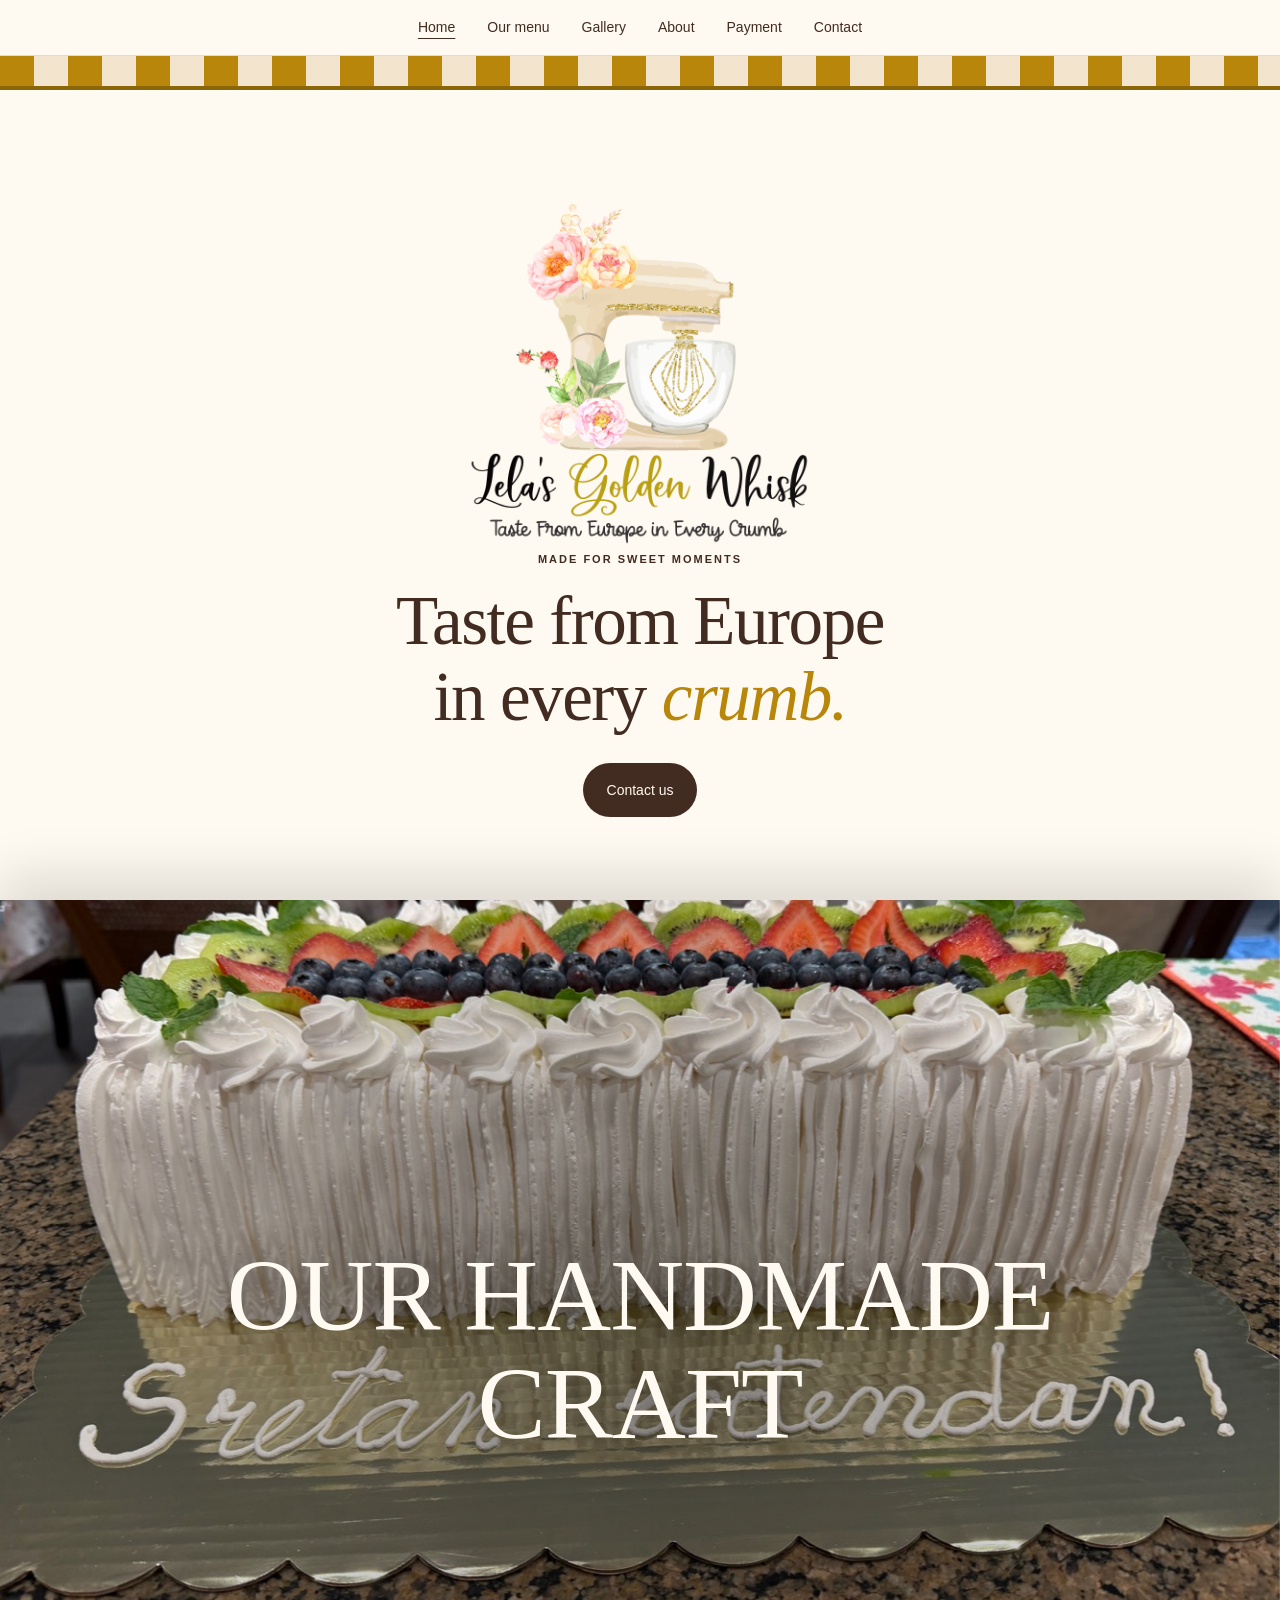
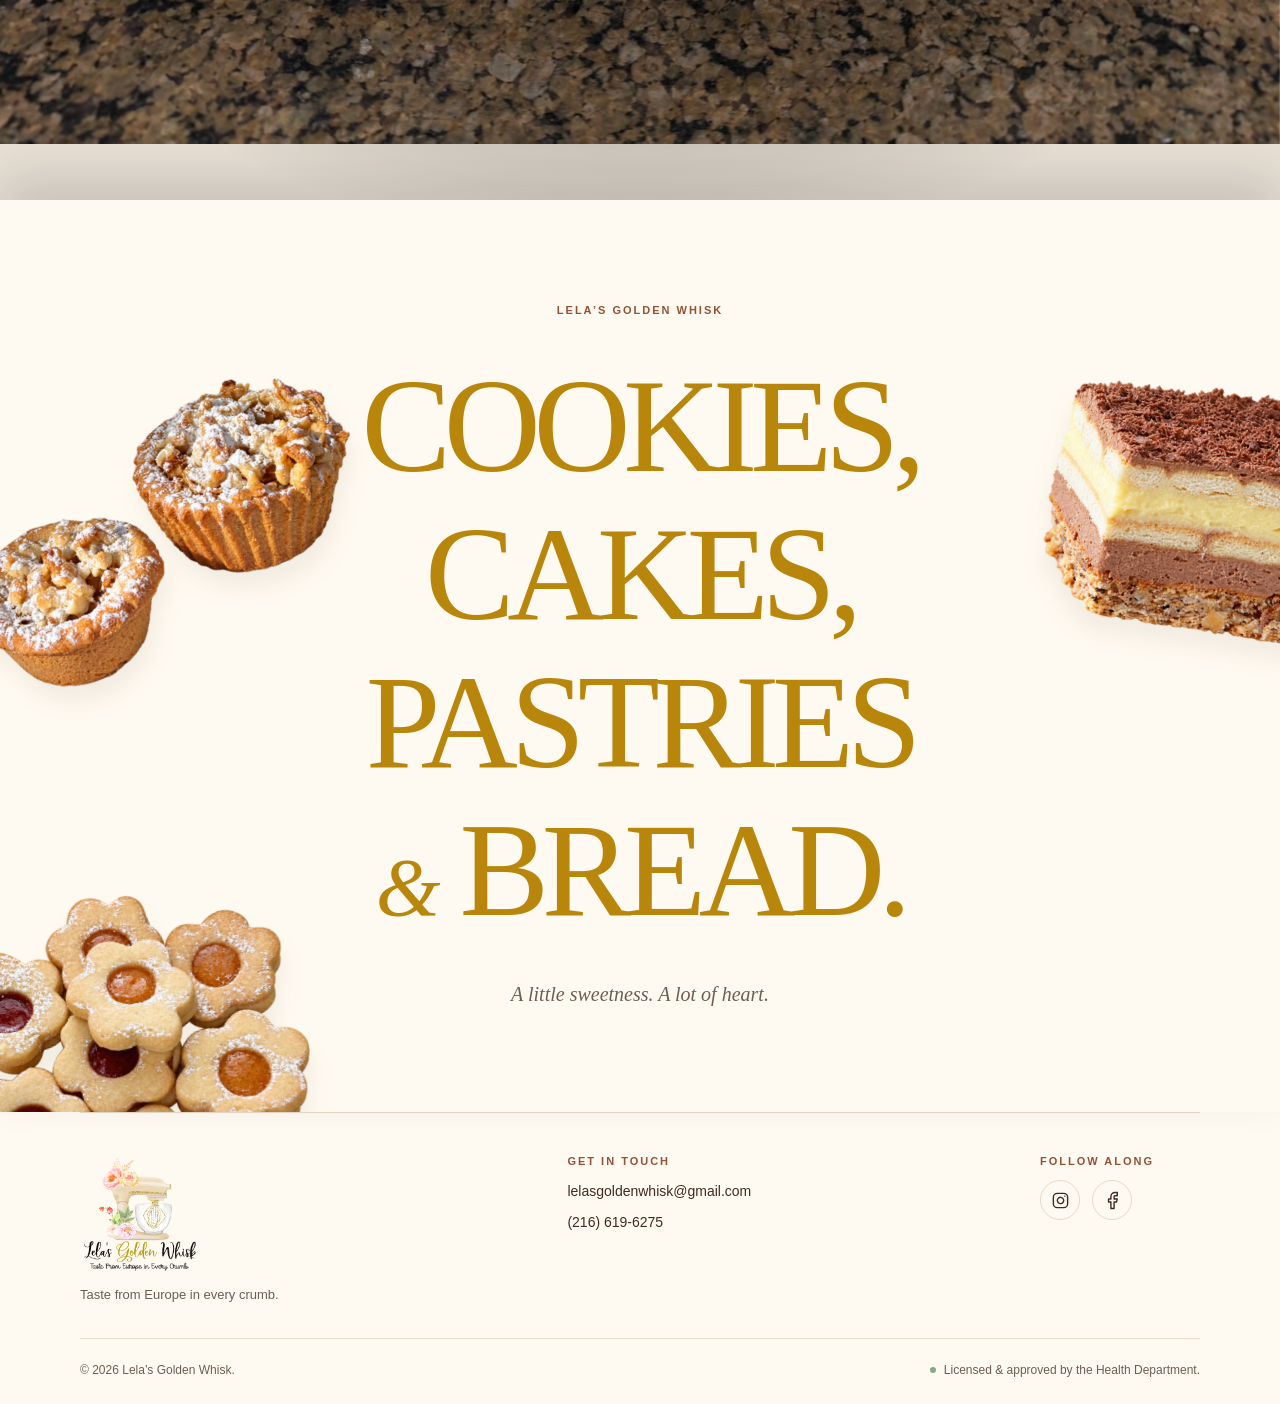
<file: index.html>
<!DOCTYPE html>
<html lang="en">
  <head>
    <meta charset="UTF-8" />
    <meta name="viewport" content="width=device-width, initial-scale=1.0" />
    <meta name="description" content="Welcome to Lela’s Golden Whisk — a little sweetness for your everyday." />
    <title>Lela’s Golden Whisk | Bakery</title>
    <link rel="icon" type="image/png" href="assets/lelas-golden-whisk-logo.png" />
    <link rel="stylesheet" href="styles.css" />
    <script src="script.js" defer></script>
  </head>
  <body>
    <a class="skip-link" href="#main">Skip to content</a>
    <header class="site-header">
      <button class="menu-toggle" type="button" aria-expanded="false" aria-controls="navigation" aria-label="Menu" hidden>
        <span class="menu-toggle-bar"></span>
        <span class="menu-toggle-bar"></span>
        <span class="menu-toggle-bar"></span>
      </button>
      <nav id="navigation" aria-label="Main navigation">
        <a href="/" aria-current="page">Home</a>
        <a href="/bakes">Our menu</a>
        <a href="/gallery">Gallery</a>
        <a href="/about">About</a>
        <a href="/payment">Payment</a>
        <a href="/contact">Contact</a>
      </nav>
    </header>

    <main id="main">
      <section class="cake-hero" id="home" aria-labelledby="hero-heading">
        <div class="bakery-awning" aria-hidden="true"></div>
        <div class="hero-brand">
          <img class="hero-logo" src="assets/lelas-golden-whisk-logo.png" alt="Lela’s Golden Whisk" width="3000" height="3000" />
          <p class="eyebrow">Made for sweet moments</p>
          <h1 id="hero-heading">Taste from Europe<br />in every <em>crumb.</em></h1>
          <a class="button" href="/contact">Contact us</a>
        </div>
      </section>

      <section class="cake-scroll" aria-label="A gallery of Lela’s bakes">
        <div class="cake-scroll-stage">
          <img class="parallax-photo" src="assets/gallery/cakes/IMG_6808.jpg" alt="Celebration sheet cake topped with fresh fruit" decoding="async" fetchpriority="high" />
          <img class="parallax-photo" src="assets/pastries/cream puffs .png" alt="Cream puffs filled with cream and dusted with powdered sugar" decoding="async" hidden />
          <img class="parallax-photo" src="assets/gallery/cakes/IMG_7936.jpg" alt="Chocolate drip cake on a white platter" decoding="async" hidden />
          <img class="parallax-photo" src="assets/gallery/cakes/IMG_7986.jpg" alt="Chocolate cakes decorated with piped flowers" decoding="async" hidden />
          <img class="parallax-photo" src="assets/gallery/cakes/IMG_9814.jpg" alt="Berry-topped celebration sheet cake" decoding="async" hidden />
          <img class="parallax-photo" src="assets/pastries/nugatkokce.jpg" alt="Layered nougat squares with chocolate glaze" decoding="async" hidden />
          <img class="parallax-photo" src="assets/gallery/cakes/IMG_9865.jpg" alt="Beer-mug shaped birthday cake" decoding="async" hidden />
          <img class="parallax-photo" src="assets/pastries/russian hat.jpeg" alt="Coconut-covered Russian Hat pastry with chocolate topping" decoding="async" hidden />
          <img class="parallax-photo" src="assets/gallery/cakes/IMG_5223.jpg" alt="Tiered white wedding cake decorated with flowers" decoding="async" hidden />
          <img class="parallax-photo" src="assets/gallery/cakes/IMG_E0187.jpg" alt="White sheet cake topped with colorful fresh fruit" decoding="async" hidden />
        </div>
        <p class="scroll-caption">Our Handmade Craft</p>
      </section>

      <section class="bakes-showcase" id="bakes" aria-labelledby="bakes-heading">
        <img class="bake-cutout cutout-pastries" src="assets/cutouts/pastries.png" alt="" width="1485" height="1059" loading="lazy" />
        <img class="bake-cutout cutout-cake" src="assets/cutouts/cake.png" alt="" width="1544" height="1018" loading="lazy" />
        <img class="bake-cutout cutout-cookies" src="assets/cutouts/cookies.png" alt="" width="1239" height="1269" loading="lazy" />
        <div class="showcase-copy">
          <p class="eyebrow">Lela’s Golden Whisk</p>
          <h2 id="bakes-heading"><span><a href="/bakes#cookies">Cookies,</a></span><span><a href="/bakes#cakes">Cakes,</a></span><span><a href="/bakes#pastries">Pastries</a></span><span><em>&amp;</em> <a href="/bakes#bread">Bread.</a></span></h2>
          <p class="showcase-note">A little sweetness. A lot of heart.</p>
        </div>
      </section>
    </main>

    <footer>
      <div class="footer-top">
        <div class="footer-brand">
          <a class="logo" href="/" aria-label="Lela’s Golden Whisk home"><img src="assets/lelas-golden-whisk-logo.png" alt="Lela’s Golden Whisk — Taste From Europe in Every Crumb" width="3000" height="3000" loading="lazy" /></a>
          <p class="footer-tagline">Taste from Europe in every crumb.</p>
        </div>
        <div class="footer-contact">
          <p class="eyebrow">Get in touch</p>
          <a href="mailto:lelasgoldenwhisk@gmail.com">lelasgoldenwhisk@gmail.com</a>
          <a href="tel:+12166196275">(216) 619-6275</a>
        </div>
        <div class="footer-social">
          <p class="eyebrow">Follow along</p>
          <div class="social-links">
            <a class="social-link" href="https://www.instagram.com/lelasgoldenwhisk/" target="_blank" rel="noopener noreferrer" aria-label="Lela’s Golden Whisk on Instagram">
              <svg viewBox="0 0 24 24" fill="none" stroke="currentColor" stroke-width="1.8" stroke-linecap="round" stroke-linejoin="round" aria-hidden="true" focusable="false"><rect x="3" y="3" width="18" height="18" rx="5" ry="5"></rect><path d="M16 11.37A4 4 0 1 1 12.63 8 4 4 0 0 1 16 11.37z"></path><line x1="17.5" y1="6.5" x2="17.51" y2="6.5"></line></svg>
            </a>
            <a class="social-link" href="https://www.facebook.com/profile.php?id=61580908262667" target="_blank" rel="noopener noreferrer" aria-label="Lela’s Golden Whisk on Facebook">
              <svg viewBox="0 0 24 24" fill="none" stroke="currentColor" stroke-width="1.8" stroke-linecap="round" stroke-linejoin="round" aria-hidden="true" focusable="false"><path d="M18 2h-3a5 5 0 0 0-5 5v3H7v4h3v8h4v-8h3l1-4h-4V7a1 1 0 0 1 1-1h3z"></path></svg>
            </a>
          </div>
        </div>
      </div>
      <div class="footer-bottom">
        <p>© <span id="year">2026</span> Lela’s Golden Whisk.</p>
        <p class="footer-license">Licensed &amp; approved by the Health Department.</p>
      </div>
    </footer>
  </body>
</html>
</file>
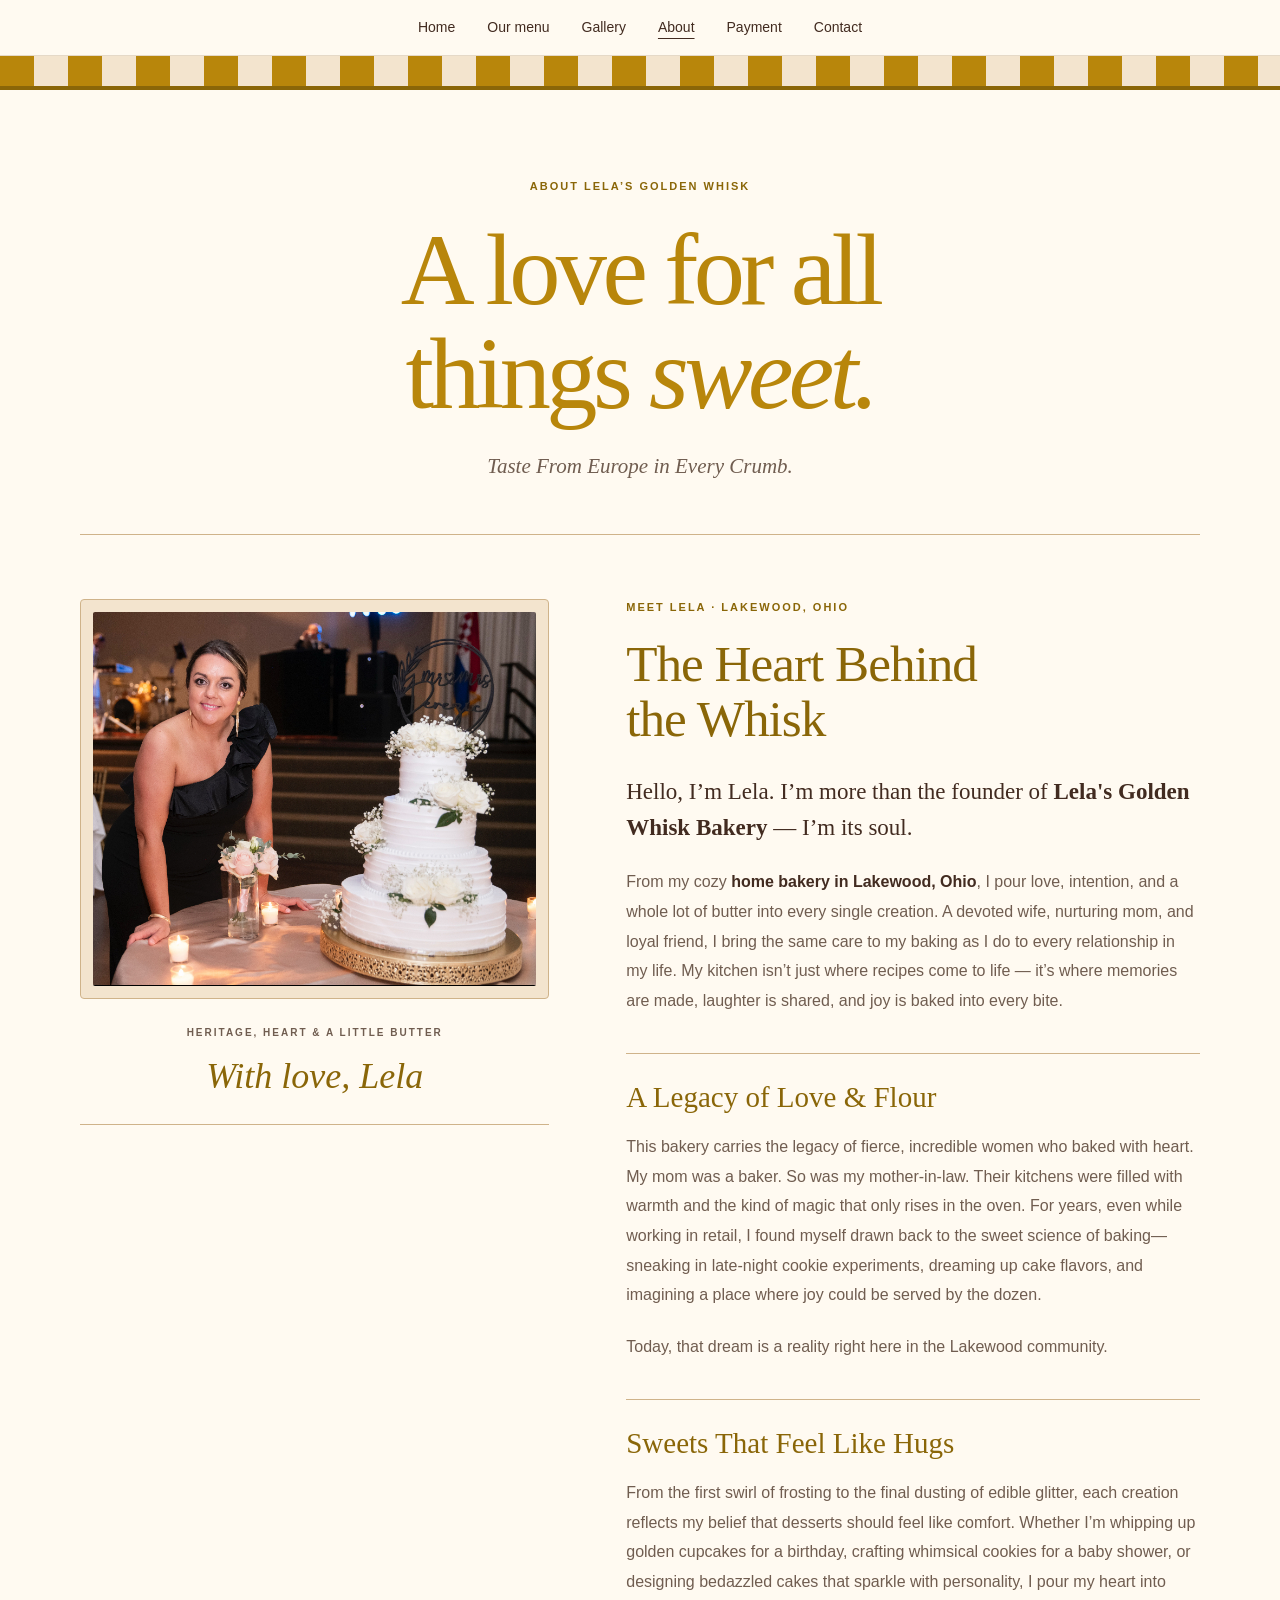
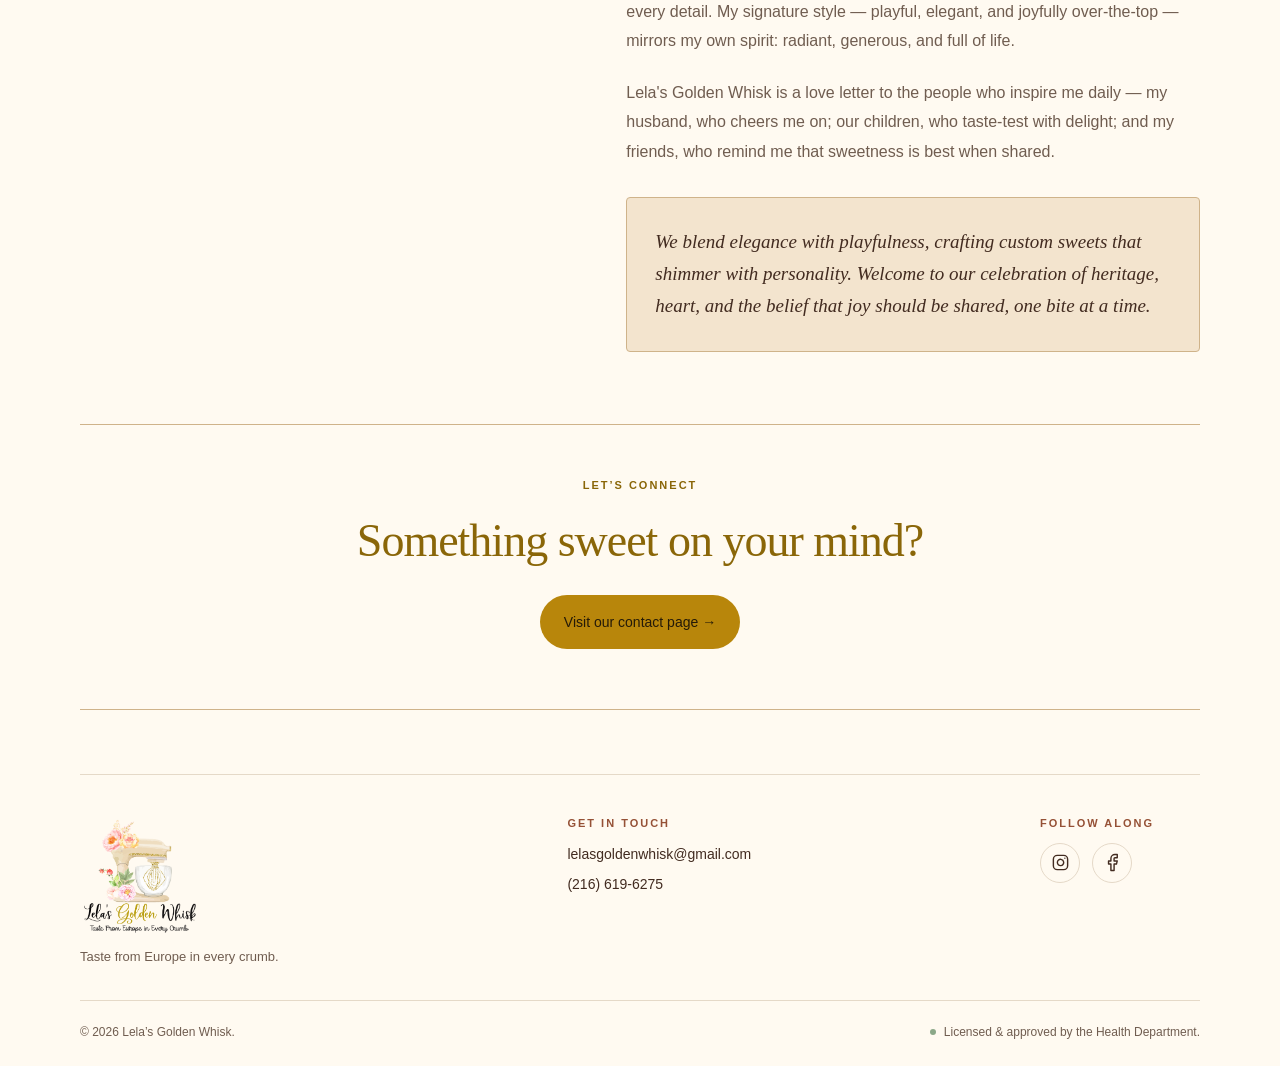
<file: about.html>
<!DOCTYPE html>
<html lang="en">
  <head>
    <meta charset="UTF-8" />
    <meta name="viewport" content="width=device-width, initial-scale=1.0" />
    <meta name="description" content="Get to know Lela’s Golden Whisk — Taste From Europe in Every Crumb." />
    <title>About | Lela’s Golden Whisk</title>
    <link rel="icon" type="image/png" href="assets/lelas-golden-whisk-logo.png" />
    <link rel="stylesheet" href="styles.css" />
    <script src="script.js" defer></script>
  </head>
  <body class="about-page">
    <a class="skip-link" href="#main">Skip to content</a>
    <header class="site-header">
      <button class="menu-toggle" type="button" aria-expanded="false" aria-controls="navigation" aria-label="Menu" hidden>
        <span class="menu-toggle-bar"></span>
        <span class="menu-toggle-bar"></span>
        <span class="menu-toggle-bar"></span>
      </button>
      <nav id="navigation" aria-label="Main navigation">
        <a href="/">Home</a>
        <a href="/bakes">Our menu</a>
        <a href="/gallery">Gallery</a>
        <a href="/about" aria-current="page">About</a>
        <a href="/payment">Payment</a>
        <a href="/contact">Contact</a>
      </nav>
    </header>

    <main id="main">
      <div class="bakery-awning" aria-hidden="true"></div>
      <section class="section page-heading">
        <p class="eyebrow">About Lela’s Golden Whisk</p>
        <h1>A love for all<br />things <em>sweet.</em></h1>
        <p class="intro">Taste From Europe in Every Crumb.</p>
      </section>
      <section class="section story" aria-labelledby="story-heading">
        <div class="story-copy">
          <p class="eyebrow story-eyebrow">Meet Lela · Lakewood, Ohio</p>
          <h2 id="story-heading">The Heart Behind the Whisk</h2>
          <p class="story-lead">Hello, I’m Lela. I’m more than the founder of <strong>Lela's Golden Whisk Bakery</strong> — I’m its soul.</p>
          <p>From my cozy <strong>home bakery in Lakewood, Ohio</strong>, I pour love, intention, and a whole lot of butter into every single creation. A devoted wife, nurturing mom, and loyal friend, I bring the same care to my baking as I do to every relationship in my life. My kitchen isn’t just where recipes come to life — it’s where memories are made, laughter is shared, and joy is baked into every bite.</p>
          <h3>A Legacy of Love &amp; Flour</h3>
          <p>This bakery carries the legacy of fierce, incredible women who baked with heart. My mom was a baker. So was my mother-in-law. Their kitchens were filled with warmth and the kind of magic that only rises in the oven. For years, even while working in retail, I found myself drawn back to the sweet science of baking—sneaking in late-night cookie experiments, dreaming up cake flavors, and imagining a place where joy could be served by the dozen.</p>
          <p>Today, that dream is a reality right here in the Lakewood community.</p>
          <h3>Sweets That Feel Like Hugs</h3>
          <p>From the first swirl of frosting to the final dusting of edible glitter, each creation reflects my belief that desserts should feel like comfort. Whether I’m whipping up golden cupcakes for a birthday, crafting whimsical cookies for a baby shower, or designing bedazzled cakes that sparkle with personality, I pour my heart into every detail. My signature style — playful, elegant, and joyfully over-the-top — mirrors my own spirit: radiant, generous, and full of life.</p>
          <p>Lela's Golden Whisk is a love letter to the people who inspire me daily — my husband, who cheers me on; our children, who taste-test with delight; and my friends, who remind me that sweetness is best when shared.</p>
          <p class="story-closing">We blend elegance with playfulness, crafting custom sweets that shimmer with personality. Welcome to our celebration of heritage, heart, and the belief that joy should be shared, one bite at a time.</p>
        </div>
        <figure class="story-portrait">
          <div class="story-photo-frame">
            <img class="story-photo" src="assets/Misc. Cake Pictures for web gallery/about.JPG" alt="Lela standing beside a tiered white wedding cake decorated with flowers" width="818" height="690" loading="lazy" />
          </div>
          <figcaption><span class="eyebrow">Heritage, heart &amp; a little butter</span><span class="story-signature">With love, Lela</span></figcaption>
        </figure>
      </section>
      <section class="section visit" aria-labelledby="hello-heading">
        <p class="eyebrow">Let’s connect</p>
        <h2 id="hello-heading">Something sweet on your mind?</h2>
        <a class="button shop-button" href="/contact">Visit our contact page →</a>
      </section>
    </main>

    <footer>
      <div class="footer-top">
        <div class="footer-brand">
          <a class="logo" href="/" aria-label="Lela’s Golden Whisk home"><img src="assets/lelas-golden-whisk-logo.png" alt="Lela’s Golden Whisk — Taste From Europe in Every Crumb" width="3000" height="3000" loading="lazy" /></a>
          <p class="footer-tagline">Taste from Europe in every crumb.</p>
        </div>
        <div class="footer-contact">
          <p class="eyebrow">Get in touch</p>
          <a href="mailto:lelasgoldenwhisk@gmail.com">lelasgoldenwhisk@gmail.com</a>
          <a href="tel:+12166196275">(216) 619-6275</a>
        </div>
        <div class="footer-social">
          <p class="eyebrow">Follow along</p>
          <div class="social-links">
            <a class="social-link" href="https://www.instagram.com/lelasgoldenwhisk/" target="_blank" rel="noopener noreferrer" aria-label="Lela’s Golden Whisk on Instagram">
              <svg viewBox="0 0 24 24" fill="none" stroke="currentColor" stroke-width="1.8" stroke-linecap="round" stroke-linejoin="round" aria-hidden="true" focusable="false"><rect x="3" y="3" width="18" height="18" rx="5" ry="5"></rect><path d="M16 11.37A4 4 0 1 1 12.63 8 4 4 0 0 1 16 11.37z"></path><line x1="17.5" y1="6.5" x2="17.51" y2="6.5"></line></svg>
            </a>
            <a class="social-link" href="https://www.facebook.com/profile.php?id=61580908262667" target="_blank" rel="noopener noreferrer" aria-label="Lela’s Golden Whisk on Facebook">
              <svg viewBox="0 0 24 24" fill="none" stroke="currentColor" stroke-width="1.8" stroke-linecap="round" stroke-linejoin="round" aria-hidden="true" focusable="false"><path d="M18 2h-3a5 5 0 0 0-5 5v3H7v4h3v8h4v-8h3l1-4h-4V7a1 1 0 0 1 1-1h3z"></path></svg>
            </a>
          </div>
        </div>
      </div>
      <div class="footer-bottom">
        <p>© <span id="year">2026</span> Lela’s Golden Whisk.</p>
        <p class="footer-license">Licensed &amp; approved by the Health Department.</p>
      </div>
    </footer>
  </body>
</html>
</file>
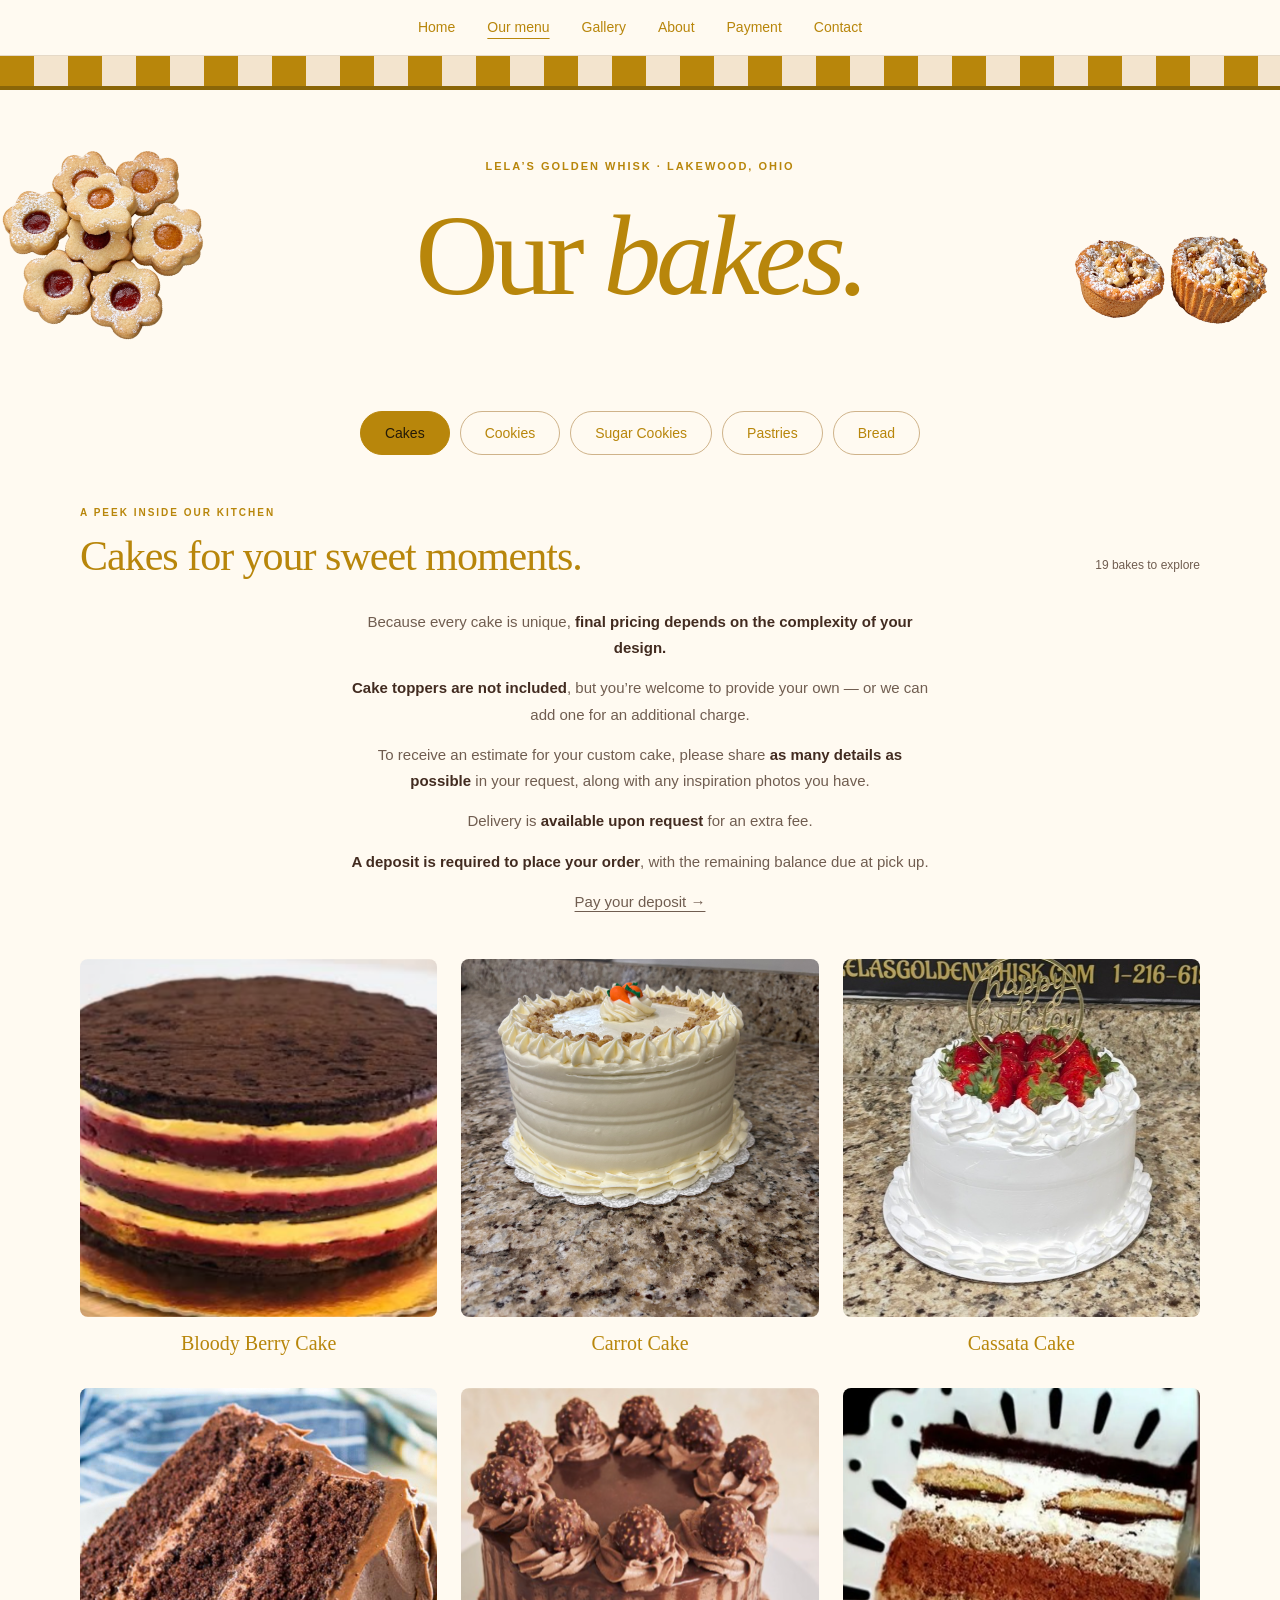
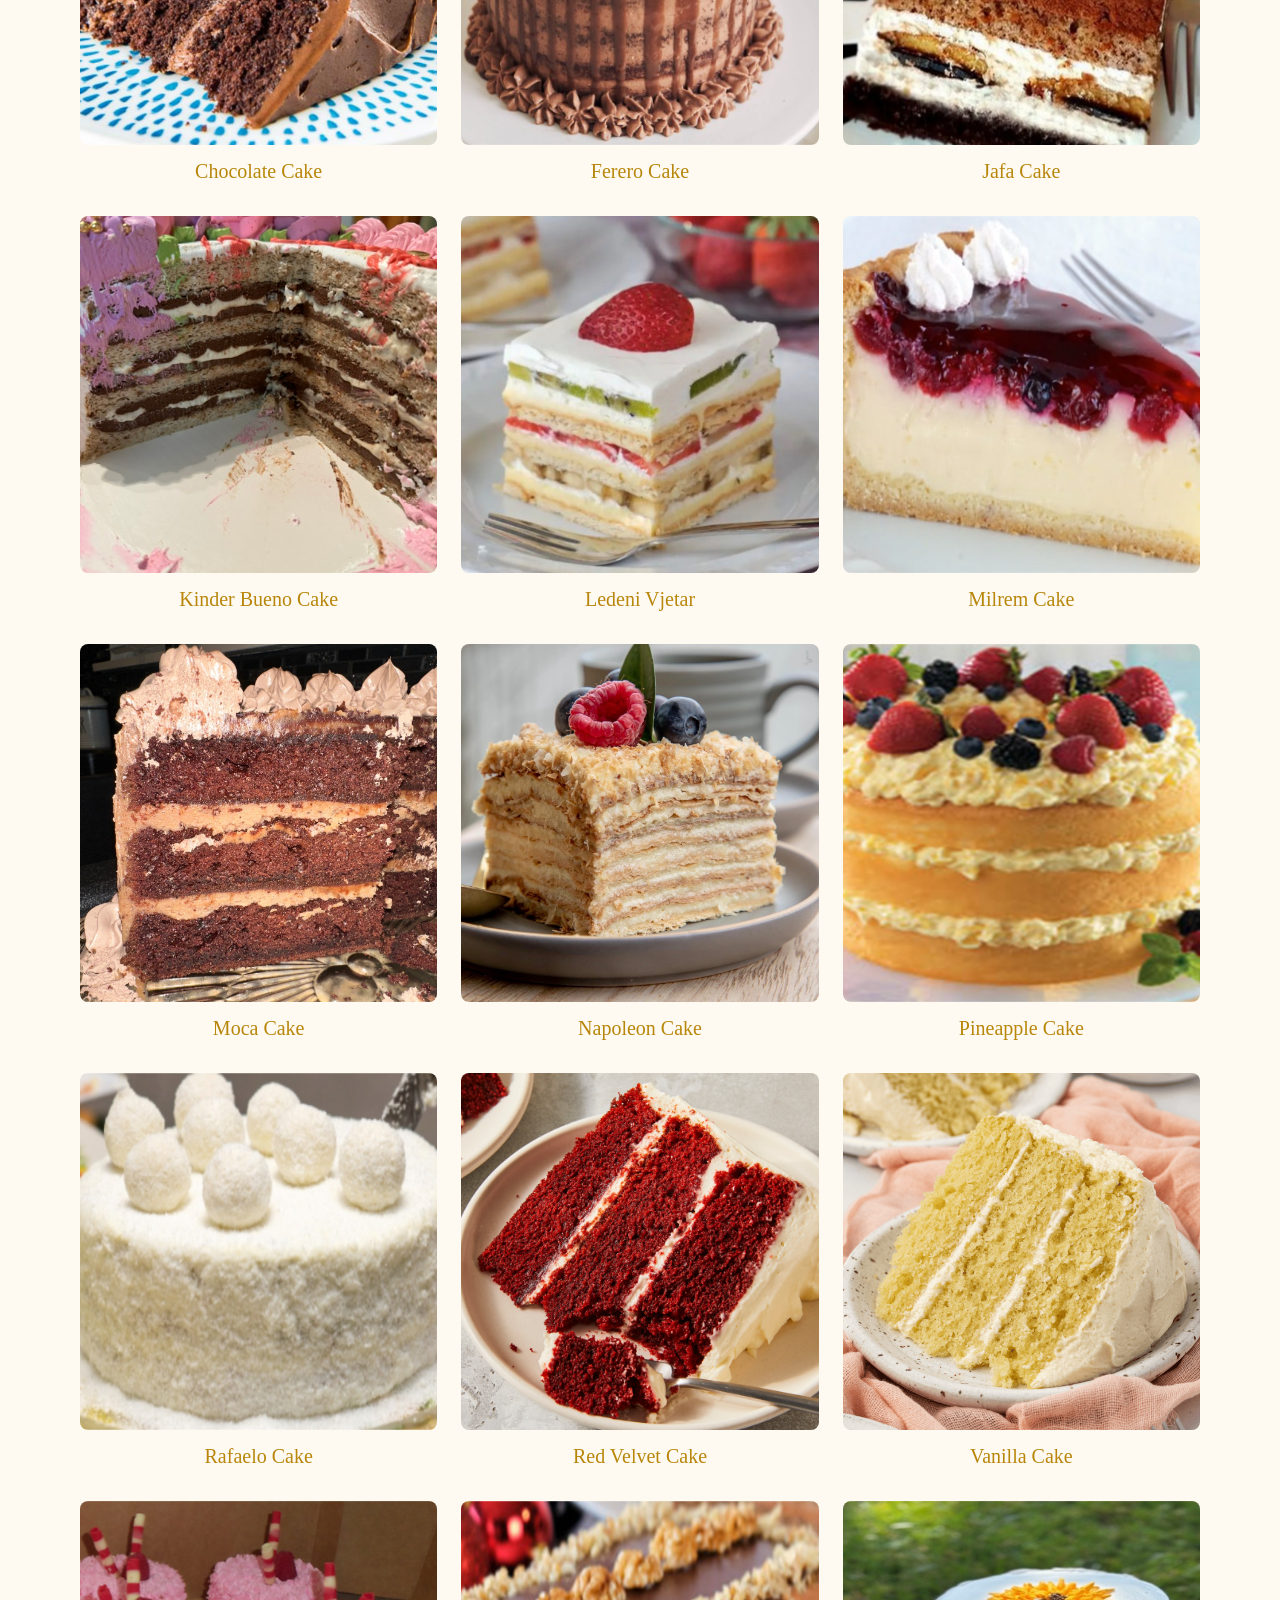
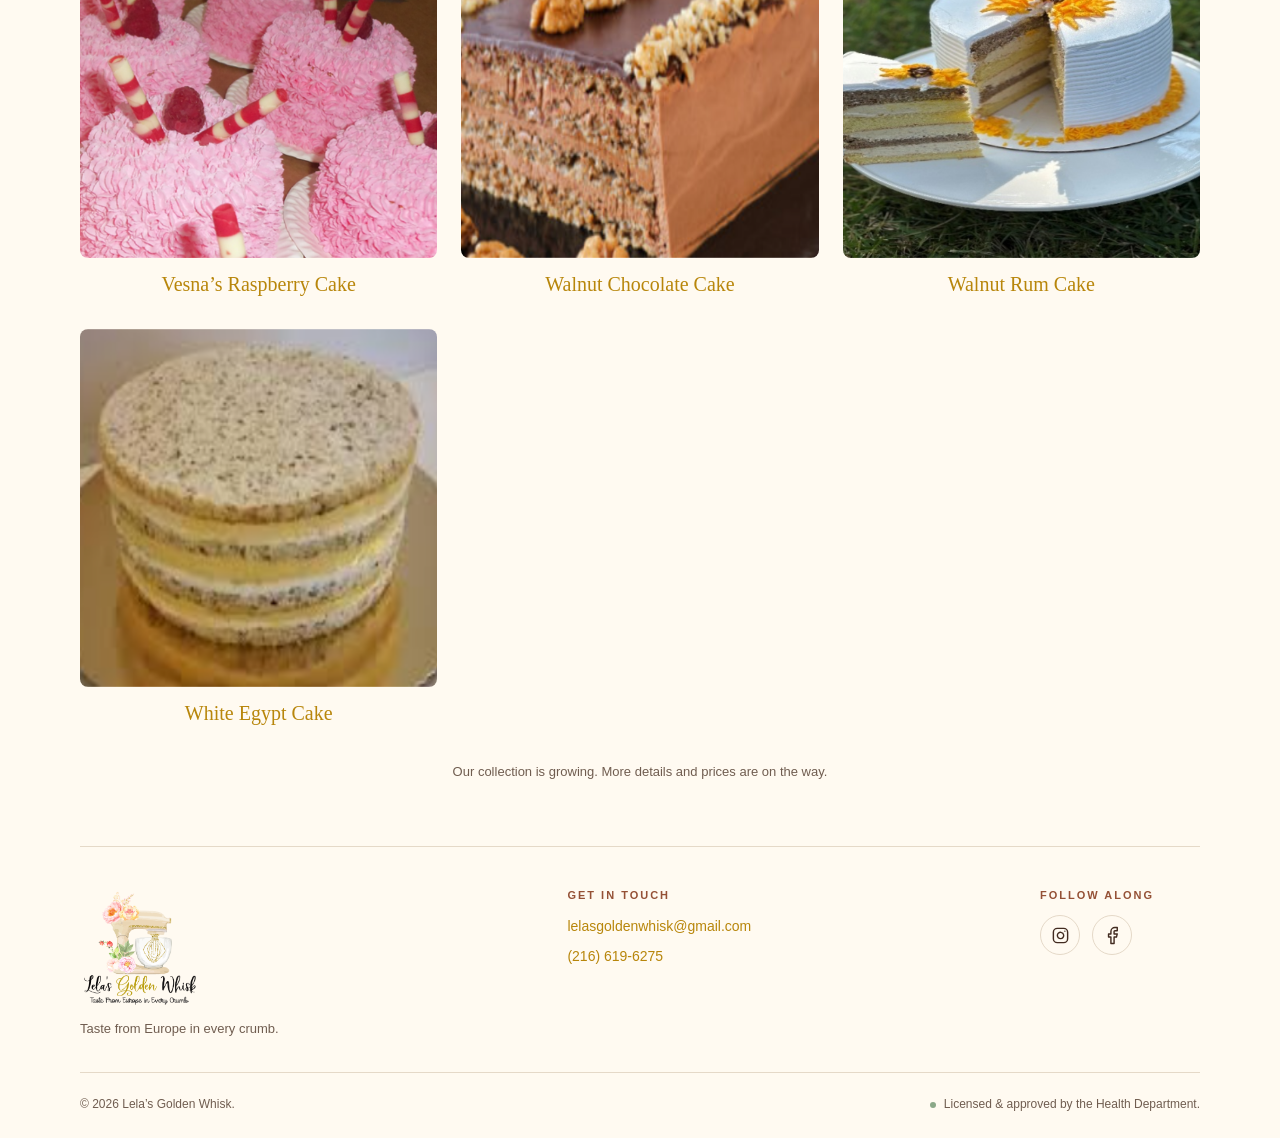
<file: bakes.html>
<!DOCTYPE html>
<html lang="en">
  <head>
    <meta charset="UTF-8" />
    <meta name="viewport" content="width=device-width, initial-scale=1.0" />
    <meta name="description" content="Explore cookies, cakes, pastries, and bread from Lela’s Golden Whisk in Lakewood, Ohio. Contact Lela to discuss your order." />
    <title>Our Menu | Lela’s Golden Whisk</title>
    <link rel="icon" type="image/png" href="assets/lelas-golden-whisk-logo.png" />
    <link rel="stylesheet" href="styles.css" />
    <script src="script.js" defer></script>
    <script src="bakes-data.js" defer></script>
    <script src="bakes.js" defer></script>
  </head>
  <body class="bakes-page">
    <a class="skip-link" href="#main">Skip to content</a>
    <header class="site-header">
      <button class="menu-toggle" type="button" aria-expanded="false" aria-controls="navigation" aria-label="Menu" hidden>
        <span class="menu-toggle-bar"></span>
        <span class="menu-toggle-bar"></span>
        <span class="menu-toggle-bar"></span>
      </button>
      <nav id="navigation" aria-label="Main navigation">
        <a href="/">Home</a>
        <a href="/bakes" aria-current="page">Our menu</a>
        <a href="/gallery">Gallery</a>
        <a href="/about">About</a>
        <a href="/payment">Payment</a>
        <a href="/contact">Contact</a>
      </nav>
    </header>

    <main id="main">
      <section class="bakery-window" aria-labelledby="shop-heading">
        <div class="bakery-awning" aria-hidden="true"></div>
        <div class="shop-intro section">
          <img class="shop-cutout shop-cutout-left" src="assets/cutouts/cookies.png" alt="" width="1239" height="1269" />
          <div class="shop-intro-copy">
            <p class="eyebrow">Lela’s Golden Whisk · Lakewood, Ohio</p>
            <h1 id="shop-heading">Our <em>bakes.</em></h1>
          </div>
          <img class="shop-cutout shop-cutout-right" src="assets/cutouts/pastries.png" alt="" width="1485" height="1059" />
        </div>
      </section>

      <section class="section bake-collection" aria-labelledby="collection-heading">
        <nav class="category-nav" aria-label="Browse bake categories">
          <a id="cakes" href="#cakes" data-category="cakes" aria-current="true">Cakes</a>
          <a id="cookies" href="#cookies" data-category="cookies">Cookies</a>
          <a id="sugar-cookies" href="#sugar-cookies" data-category="sugar-cookies">Sugar Cookies</a>
          <a id="pastries" href="#pastries" data-category="pastries">Pastries</a>
          <a id="bread" href="#bread" data-category="bread">Bread</a>
        </nav>
        <div class="collection-heading">
          <div><p class="eyebrow">A peek inside our kitchen</p><h2 id="collection-heading">The whole sweet collection.</h2></div>
          <p id="collection-count" role="status" aria-live="polite"></p>
        </div>
        <div class="category-info" id="cake-info" hidden>
          <p>Because every cake is unique, <strong>final pricing depends on the complexity of your design.</strong></p>
          <p><strong>Cake toppers are not included</strong>, but you’re welcome to provide your own — or we can add one for an additional charge.</p>
          <p>To receive an estimate for your custom cake, please share <strong>as many details as possible</strong> in your request, along with any inspiration photos you have.</p>
          <p>Delivery is <strong>available upon request</strong> for an extra fee.</p>
          <p><strong>A deposit is required to place your order</strong>, with the remaining balance due at pick up.</p>
          <p><a href="/payment">Pay your deposit →</a></p>
        </div>
        <div class="category-info" id="pastry-info" hidden>
          <p>Whether you’re hosting a party, family gathering, or simply craving something sweet, our pastry trays bring a little joy to every occasion.</p>
          <p>Small Tray (50 pieces) — <strong>$90</strong><br />Medium Tray (60 pieces) — <strong>$105</strong><br />Large Tray (90 pieces) — <strong>$155</strong></p>
          <p>Each tray includes your choice of <strong>up to 5 pastries</strong> from the selections below.</p>
          <p><strong>Please note:</strong> Princess Krafne are priced separately at <strong>$3 per piece</strong> and are not included in the tray selections.</p>
          <p>Russian Hats are $2.50 per piece when ordered separately, but <strong>can be mixed into any tray at the regular tray pricing.</strong></p>
          <p>Kremšnjita is priced separately at <strong>$4 per piece</strong>.</p>
        </div>
        <div class="category-info" id="cookie-info" hidden>
          <h3>Assorted Cookie Trays</h3>
          <p>Our assorted cookie trays feature a delicious variety of homemade cookies, perfect for any occasion.</p>
          <p>Small Tray (~50 pieces) — <strong>$60</strong><br />Large Tray (~100 pieces) — <strong>$120</strong></p>
          <p>Breskve (peach cookies) may be mixed into your tray or ordered separately by the dozen for <strong>$25 per dozen</strong>.</p>
        </div>
        <div class="category-info" id="bread-info" hidden>
          <p>Small Loaf — <strong>$8</strong><br />Large Loaf — <strong>$16</strong></p>
          <p><strong>Bread is not sliced.</strong></p>
        </div>
        <section class="custom-cookie-feature" id="custom-cookie-feature" aria-labelledby="custom-cookie-heading" hidden>
          <img id="custom-cookie-image" alt="Sugar Cookies with Royal Icing" loading="lazy" />
          <div class="custom-cookie-copy">
            <p class="eyebrow">Made just for you · Custom orders</p>
            <h3 id="custom-cookie-heading">Sugar Cookies with Royal Icing</h3>
            <p>Cookies made to match your vision. Choose a custom design for your celebration, occasion, or a little something special.</p>
            <p class="custom-cookie-price">$3–$6 <span>per cookie</span></p>
            <p class="custom-cookie-note">Pricing depends on the size of each cookie and the complexity of the decoration. Custom cookies are ordered separately from our assorted trays.</p>
            <a class="button shop-button" href="/contact?bake=cookies-decorated-cookies">Discuss your custom cookies →</a>
          </div>
          <div class="custom-cookie-gallery">
            <p class="custom-cookie-gallery-label">Past custom designs</p>
            <div class="custom-cookie-gallery-grid">
            <a class="custom-cookie-thumb" href="assets/sugarcookies/image0.jpeg" target="_blank" rel="noopener" aria-label="View custom sugar cookie design 1 of 21"><img src="assets/sugarcookies/image0.jpeg" alt="" loading="lazy" decoding="async" /></a>
            <a class="custom-cookie-thumb" href="assets/sugarcookies/image1.jpeg" target="_blank" rel="noopener" aria-label="View custom sugar cookie design 2 of 21"><img src="assets/sugarcookies/image1.jpeg" alt="" loading="lazy" decoding="async" /></a>
            <a class="custom-cookie-thumb" href="assets/sugarcookies/image2.jpeg" target="_blank" rel="noopener" aria-label="View custom sugar cookie design 3 of 21"><img src="assets/sugarcookies/image2.jpeg" alt="" loading="lazy" decoding="async" /></a>
            <a class="custom-cookie-thumb" href="assets/sugarcookies/image3.jpeg" target="_blank" rel="noopener" aria-label="View custom sugar cookie design 4 of 21"><img src="assets/sugarcookies/image3.jpeg" alt="" loading="lazy" decoding="async" /></a>
            <a class="custom-cookie-thumb" href="assets/sugarcookies/image4.jpeg" target="_blank" rel="noopener" aria-label="View custom sugar cookie design 5 of 21"><img src="assets/sugarcookies/image4.jpeg" alt="" loading="lazy" decoding="async" /></a>
            <a class="custom-cookie-thumb" href="assets/sugarcookies/image5.jpeg" target="_blank" rel="noopener" aria-label="View custom sugar cookie design 6 of 21"><img src="assets/sugarcookies/image5.jpeg" alt="" loading="lazy" decoding="async" /></a>
            <a class="custom-cookie-thumb" href="assets/sugarcookies/image6.jpeg" target="_blank" rel="noopener" aria-label="View custom sugar cookie design 7 of 21"><img src="assets/sugarcookies/image6.jpeg" alt="" loading="lazy" decoding="async" /></a>
            <a class="custom-cookie-thumb" href="assets/sugarcookies/image7.jpeg" target="_blank" rel="noopener" aria-label="View custom sugar cookie design 8 of 21"><img src="assets/sugarcookies/image7.jpeg" alt="" loading="lazy" decoding="async" /></a>
            <a class="custom-cookie-thumb" href="assets/sugarcookies/image8.jpeg" target="_blank" rel="noopener" aria-label="View custom sugar cookie design 9 of 21"><img src="assets/sugarcookies/image8.jpeg" alt="" loading="lazy" decoding="async" /></a>
            <a class="custom-cookie-thumb" href="assets/sugarcookies/image9.jpeg" target="_blank" rel="noopener" aria-label="View custom sugar cookie design 10 of 21"><img src="assets/sugarcookies/image9.jpeg" alt="" loading="lazy" decoding="async" /></a>
            <a class="custom-cookie-thumb" href="assets/sugarcookies/image10.jpeg" target="_blank" rel="noopener" aria-label="View custom sugar cookie design 11 of 21"><img src="assets/sugarcookies/image10.jpeg" alt="" loading="lazy" decoding="async" /></a>
            <a class="custom-cookie-thumb" href="assets/sugarcookies/image11.jpeg" target="_blank" rel="noopener" aria-label="View custom sugar cookie design 12 of 21"><img src="assets/sugarcookies/image11.jpeg" alt="" loading="lazy" decoding="async" /></a>
            <a class="custom-cookie-thumb" href="assets/sugarcookies/image12.jpeg" target="_blank" rel="noopener" aria-label="View custom sugar cookie design 13 of 21"><img src="assets/sugarcookies/image12.jpeg" alt="" loading="lazy" decoding="async" /></a>
            <a class="custom-cookie-thumb" href="assets/sugarcookies/image13.jpeg" target="_blank" rel="noopener" aria-label="View custom sugar cookie design 14 of 21"><img src="assets/sugarcookies/image13.jpeg" alt="" loading="lazy" decoding="async" /></a>
            <a class="custom-cookie-thumb" href="assets/sugarcookies/image14.jpeg" target="_blank" rel="noopener" aria-label="View custom sugar cookie design 15 of 21"><img src="assets/sugarcookies/image14.jpeg" alt="" loading="lazy" decoding="async" /></a>
            <a class="custom-cookie-thumb" href="assets/sugarcookies/image15.jpeg" target="_blank" rel="noopener" aria-label="View custom sugar cookie design 16 of 21"><img src="assets/sugarcookies/image15.jpeg" alt="" loading="lazy" decoding="async" /></a>
            <a class="custom-cookie-thumb" href="assets/sugarcookies/image16.jpeg" target="_blank" rel="noopener" aria-label="View custom sugar cookie design 17 of 21"><img src="assets/sugarcookies/image16.jpeg" alt="" loading="lazy" decoding="async" /></a>
            <a class="custom-cookie-thumb" href="assets/sugarcookies/image17.jpeg" target="_blank" rel="noopener" aria-label="View custom sugar cookie design 18 of 21"><img src="assets/sugarcookies/image17.jpeg" alt="" loading="lazy" decoding="async" /></a>
            <a class="custom-cookie-thumb" href="assets/sugarcookies/image18.jpeg" target="_blank" rel="noopener" aria-label="View custom sugar cookie design 19 of 21"><img src="assets/sugarcookies/image18.jpeg" alt="" loading="lazy" decoding="async" /></a>
            <a class="custom-cookie-thumb" href="assets/sugarcookies/image19.jpeg" target="_blank" rel="noopener" aria-label="View custom sugar cookie design 20 of 21"><img src="assets/sugarcookies/image19.jpeg" alt="" loading="lazy" decoding="async" /></a>
            <a class="custom-cookie-thumb" href="assets/sugarcookies/image20.jpeg" target="_blank" rel="noopener" aria-label="View custom sugar cookie design 21 of 21"><img src="assets/sugarcookies/image20.jpeg" alt="" loading="lazy" decoding="async" /></a>
            </div>
          </div>
        </section>
        <div class="product-grid" id="product-grid"></div>
        <div class="collection-empty" id="collection-empty" hidden>
          <span class="empty-flourish" aria-hidden="true">✧</span>
          <h3 id="empty-heading">More sweetness is on the way.</h3>
          <p>Photos and pricing for this collection are coming soon. Get in touch to ask about your occasion.</p>
          <a class="button shop-button" href="/contact">Contact Lela</a>
          <a class="text-link" href="#cakes">Browse cakes</a>
        </div>
        <noscript><p>Enable JavaScript to browse the photo collection. You can also <a class="text-link" href="/contact">contact Lela about the bakes</a>.</p></noscript>
        <p class="collection-note">Our collection is growing. More details and prices are on the way.</p>
      </section>
    </main>

    <footer>
      <div class="footer-top">
        <div class="footer-brand">
          <a class="logo" href="/" aria-label="Lela’s Golden Whisk home"><img src="assets/lelas-golden-whisk-logo.png" alt="Lela’s Golden Whisk — Taste From Europe in Every Crumb" width="3000" height="3000" loading="lazy" /></a>
          <p class="footer-tagline">Taste from Europe in every crumb.</p>
        </div>
        <div class="footer-contact">
          <p class="eyebrow">Get in touch</p>
          <a href="mailto:lelasgoldenwhisk@gmail.com">lelasgoldenwhisk@gmail.com</a>
          <a href="tel:+12166196275">(216) 619-6275</a>
        </div>
        <div class="footer-social">
          <p class="eyebrow">Follow along</p>
          <div class="social-links">
            <a class="social-link" href="https://www.instagram.com/lelasgoldenwhisk/" target="_blank" rel="noopener noreferrer" aria-label="Lela’s Golden Whisk on Instagram">
              <svg viewBox="0 0 24 24" fill="none" stroke="currentColor" stroke-width="1.8" stroke-linecap="round" stroke-linejoin="round" aria-hidden="true" focusable="false"><rect x="3" y="3" width="18" height="18" rx="5" ry="5"></rect><path d="M16 11.37A4 4 0 1 1 12.63 8 4 4 0 0 1 16 11.37z"></path><line x1="17.5" y1="6.5" x2="17.51" y2="6.5"></line></svg>
            </a>
            <a class="social-link" href="https://www.facebook.com/profile.php?id=61580908262667" target="_blank" rel="noopener noreferrer" aria-label="Lela’s Golden Whisk on Facebook">
              <svg viewBox="0 0 24 24" fill="none" stroke="currentColor" stroke-width="1.8" stroke-linecap="round" stroke-linejoin="round" aria-hidden="true" focusable="false"><path d="M18 2h-3a5 5 0 0 0-5 5v3H7v4h3v8h4v-8h3l1-4h-4V7a1 1 0 0 1 1-1h3z"></path></svg>
            </a>
          </div>
        </div>
      </div>
      <div class="footer-bottom">
        <p>© <span id="year">2026</span> Lela’s Golden Whisk.</p>
        <p class="footer-license">Licensed &amp; approved by the Health Department.</p>
      </div>
    </footer>
  </body>
</html>
</file>
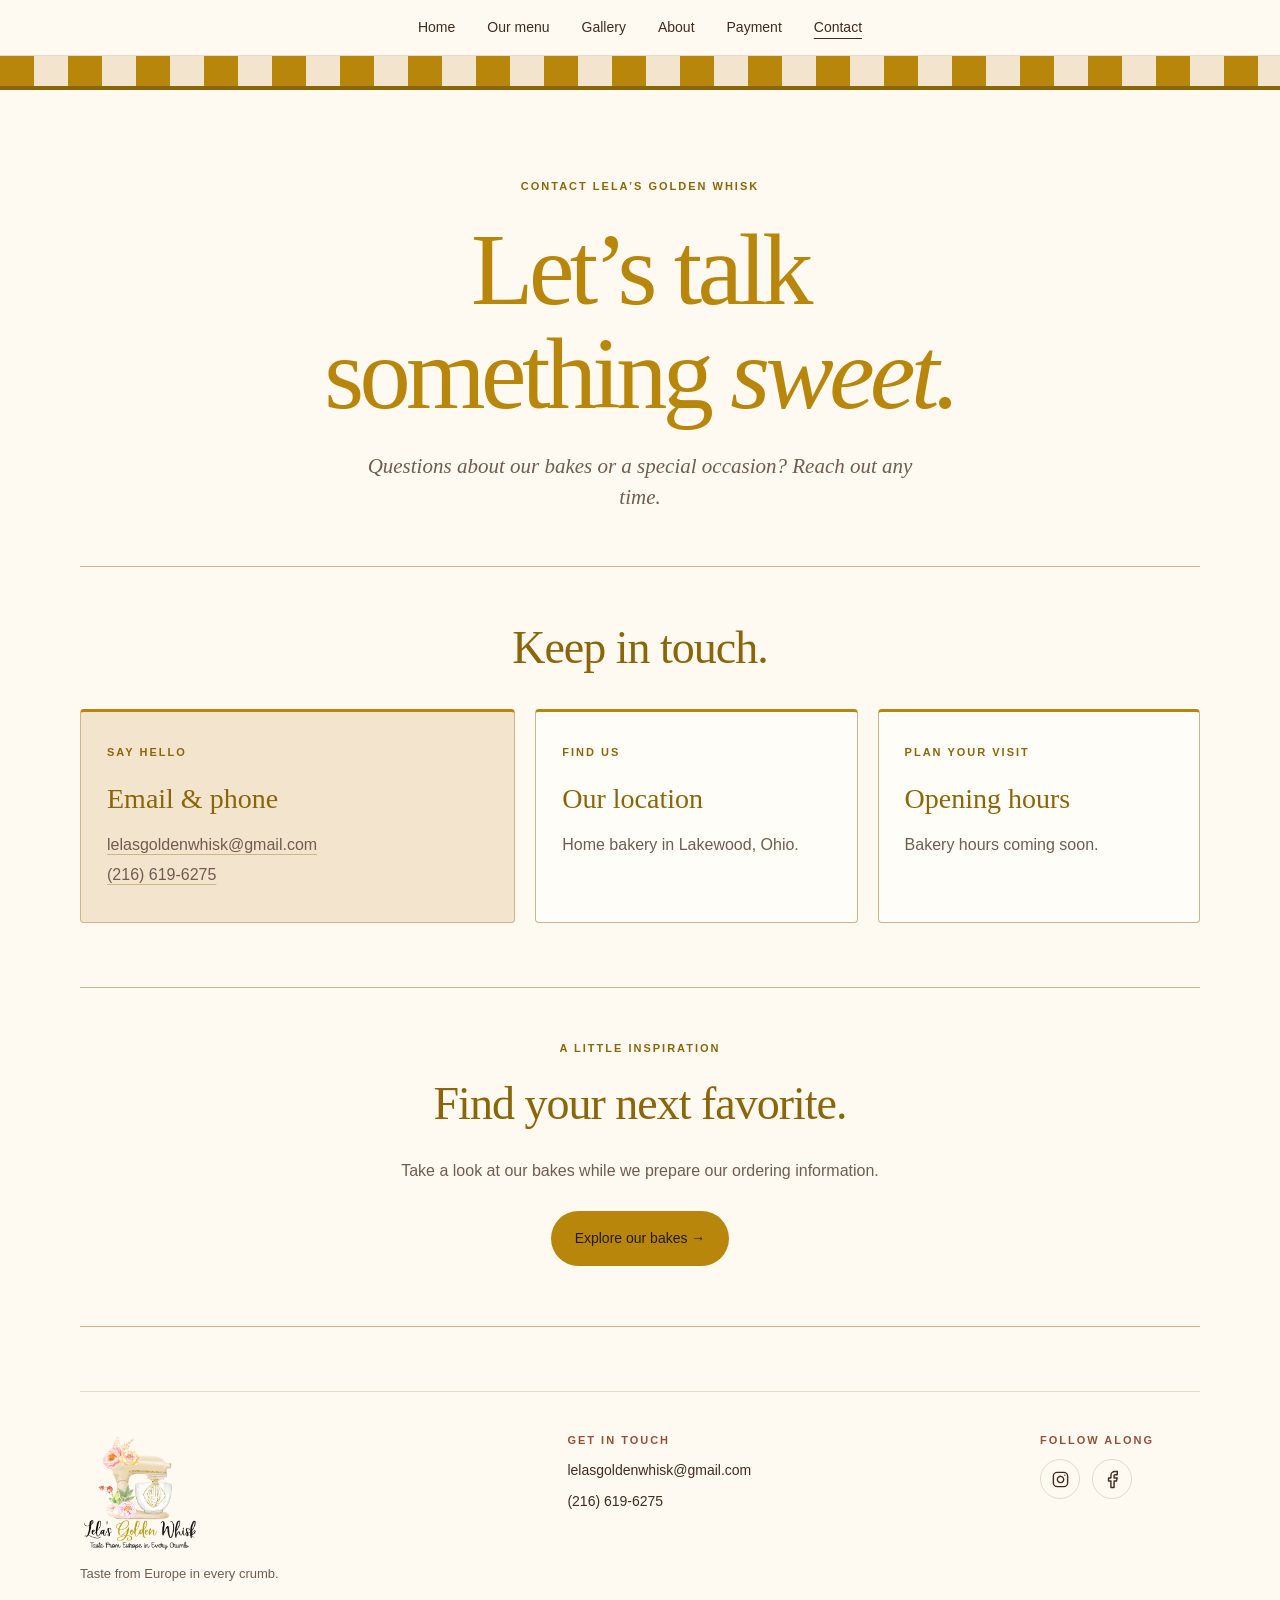
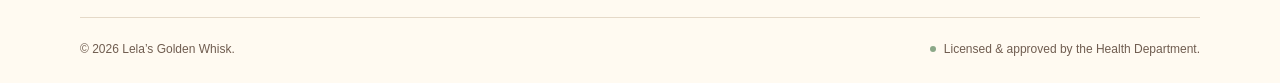
<file: contact.html>
<!DOCTYPE html>
<html lang="en">
  <head>
    <meta charset="UTF-8" />
    <meta name="viewport" content="width=device-width, initial-scale=1.0" />
    <meta name="description" content="Find contact, visiting, and ordering information for Lela’s Golden Whisk." />
    <title>Contact | Lela’s Golden Whisk</title>
    <link rel="icon" type="image/png" href="assets/lelas-golden-whisk-logo.png" />
    <link rel="stylesheet" href="styles.css" />
    <script src="script.js" defer></script>
    <script src="bakes-data.js" defer></script>
    <script src="bakes.js" defer></script>
  </head>
  <body class="contact-page">
    <a class="skip-link" href="#main">Skip to content</a>
    <header class="site-header">
      <button class="menu-toggle" type="button" aria-expanded="false" aria-controls="navigation" aria-label="Menu" hidden>
        <span class="menu-toggle-bar"></span>
        <span class="menu-toggle-bar"></span>
        <span class="menu-toggle-bar"></span>
      </button>
      <nav id="navigation" aria-label="Main navigation">
        <a href="/">Home</a>
        <a href="/bakes">Our menu</a>
        <a href="/gallery">Gallery</a>
        <a href="/about">About</a>
        <a href="/payment">Payment</a>
        <a href="/contact" aria-current="page">Contact</a>
      </nav>
    </header>

    <main id="main">
      <div class="bakery-awning" aria-hidden="true"></div>
      <section class="section page-heading">
        <p class="eyebrow">Contact Lela’s Golden Whisk</p>
        <h1>Let’s talk<br />something <em>sweet.</em></h1>
        <p class="intro">Questions about our bakes or a special occasion? Reach out any time.</p>
      </section>
      <section class="section contact-details" aria-labelledby="details-heading">
        <div class="inquiry-preview" id="inquiry-preview" hidden>
          <img id="inquiry-image" alt="" width="120" height="120" />
          <div><p class="eyebrow">Your sweet inspiration</p><h2 id="inquiry-name"></h2><p>Mention this bake when you contact Lela to discuss pricing and availability.</p><a class="text-link" href="/bakes">Back to our bakes</a></div>
        </div>
        <h2 id="details-heading">Keep in touch.</h2>
        <div class="card-grid">
          <article class="bake-card"><p class="eyebrow">Say hello</p><h3>Email &amp; phone</h3><p><a href="mailto:lelasgoldenwhisk@gmail.com">lelasgoldenwhisk@gmail.com</a><br /><a href="tel:+12166196275">(216) 619-6275</a></p></article>
          <article class="bake-card"><p class="eyebrow">Find us</p><h3>Our location</h3><p>Home bakery in Lakewood, Ohio.</p></article>
          <article class="bake-card"><p class="eyebrow">Plan your visit</p><h3>Opening hours</h3><p>Bakery hours coming soon.</p></article>
        </div>
      </section>
      <section class="section visit" aria-labelledby="orders-heading">
        <p class="eyebrow">A little inspiration</p>
        <h2 id="orders-heading">Find your next favorite.</h2>
        <p>Take a look at our bakes while we prepare our ordering information.</p>
        <a class="button shop-button" href="/bakes">Explore our bakes →</a>
      </section>
    </main>

    <footer>
      <div class="footer-top">
        <div class="footer-brand">
          <a class="logo" href="/" aria-label="Lela’s Golden Whisk home"><img src="assets/lelas-golden-whisk-logo.png" alt="Lela’s Golden Whisk — Taste From Europe in Every Crumb" width="3000" height="3000" loading="lazy" /></a>
          <p class="footer-tagline">Taste from Europe in every crumb.</p>
        </div>
        <div class="footer-contact">
          <p class="eyebrow">Get in touch</p>
          <a href="mailto:lelasgoldenwhisk@gmail.com">lelasgoldenwhisk@gmail.com</a>
          <a href="tel:+12166196275">(216) 619-6275</a>
        </div>
        <div class="footer-social">
          <p class="eyebrow">Follow along</p>
          <div class="social-links">
            <a class="social-link" href="https://www.instagram.com/lelasgoldenwhisk/" target="_blank" rel="noopener noreferrer" aria-label="Lela’s Golden Whisk on Instagram">
              <svg viewBox="0 0 24 24" fill="none" stroke="currentColor" stroke-width="1.8" stroke-linecap="round" stroke-linejoin="round" aria-hidden="true" focusable="false"><rect x="3" y="3" width="18" height="18" rx="5" ry="5"></rect><path d="M16 11.37A4 4 0 1 1 12.63 8 4 4 0 0 1 16 11.37z"></path><line x1="17.5" y1="6.5" x2="17.51" y2="6.5"></line></svg>
            </a>
            <a class="social-link" href="https://www.facebook.com/profile.php?id=61580908262667" target="_blank" rel="noopener noreferrer" aria-label="Lela’s Golden Whisk on Facebook">
              <svg viewBox="0 0 24 24" fill="none" stroke="currentColor" stroke-width="1.8" stroke-linecap="round" stroke-linejoin="round" aria-hidden="true" focusable="false"><path d="M18 2h-3a5 5 0 0 0-5 5v3H7v4h3v8h4v-8h3l1-4h-4V7a1 1 0 0 1 1-1h3z"></path></svg>
            </a>
          </div>
        </div>
      </div>
      <div class="footer-bottom">
        <p>© <span id="year">2026</span> Lela’s Golden Whisk.</p>
        <p class="footer-license">Licensed &amp; approved by the Health Department.</p>
      </div>
    </footer>
  </body>
</html>
</file>
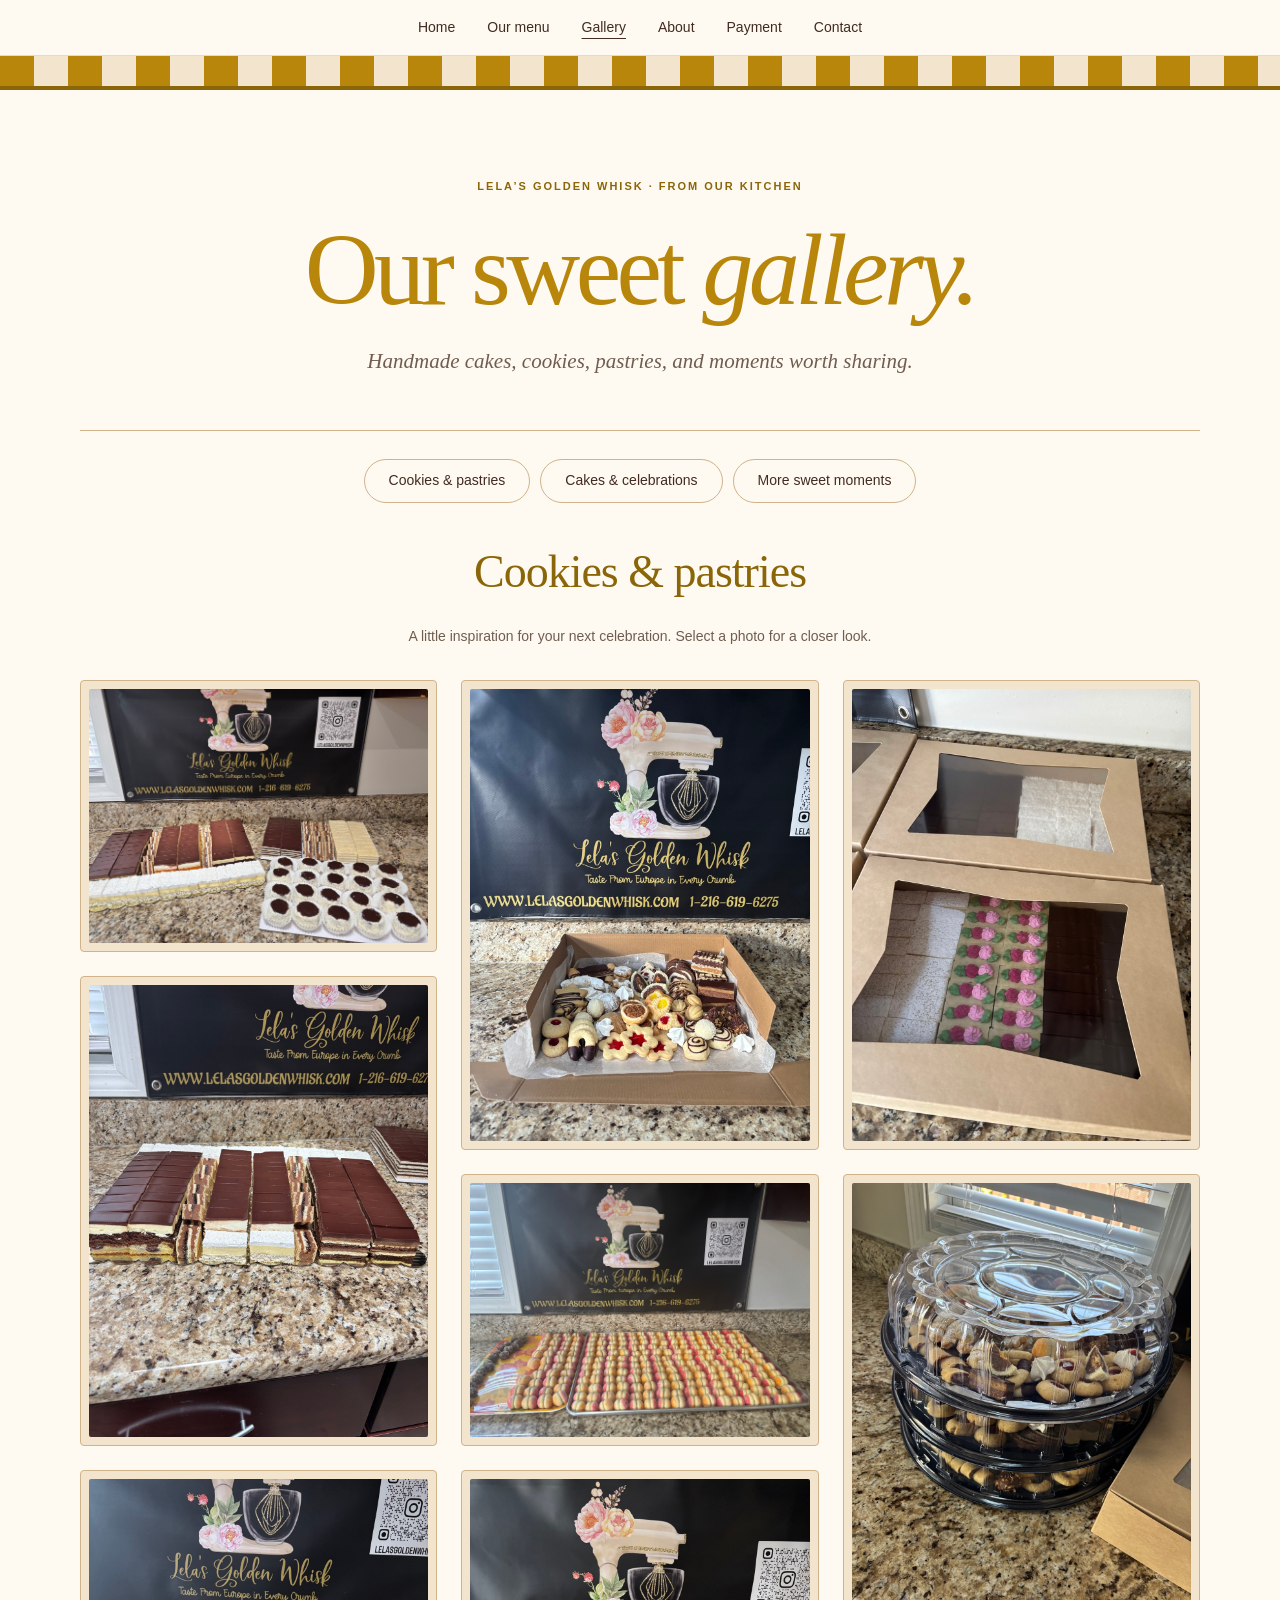
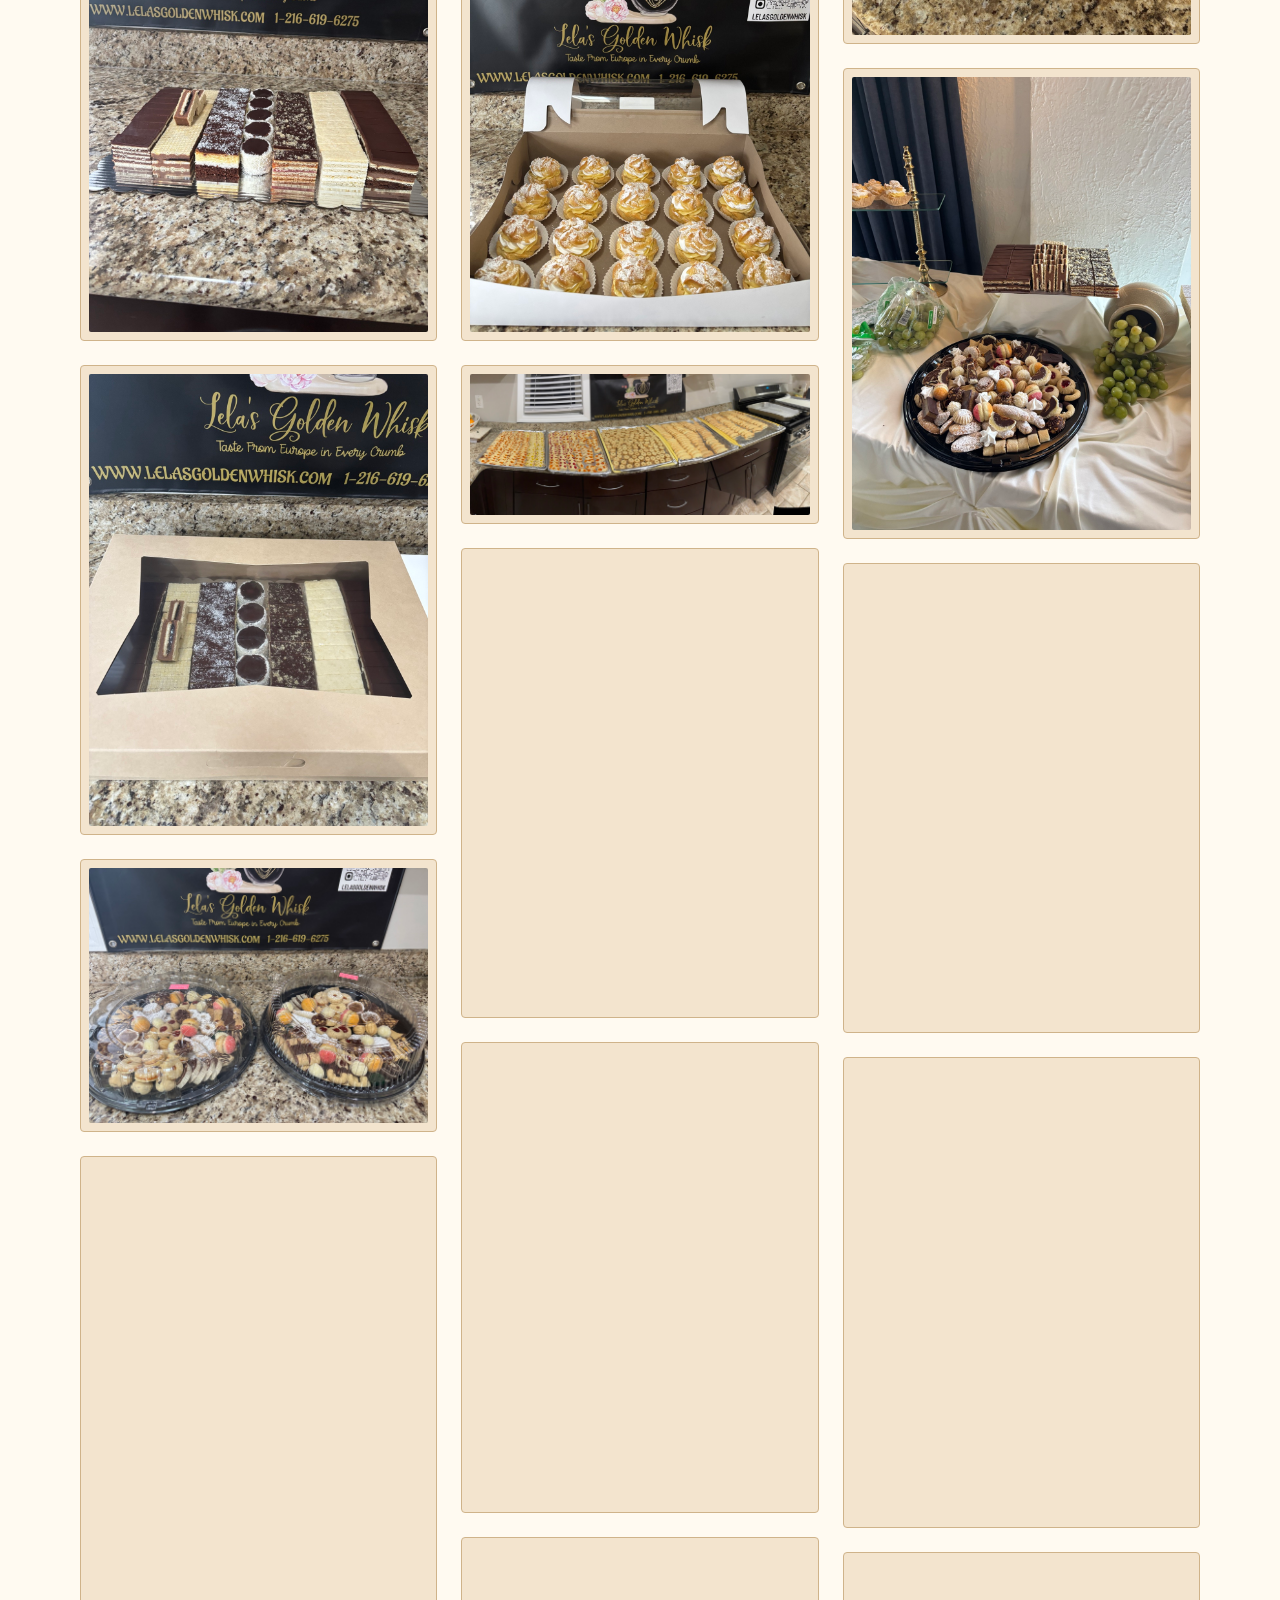
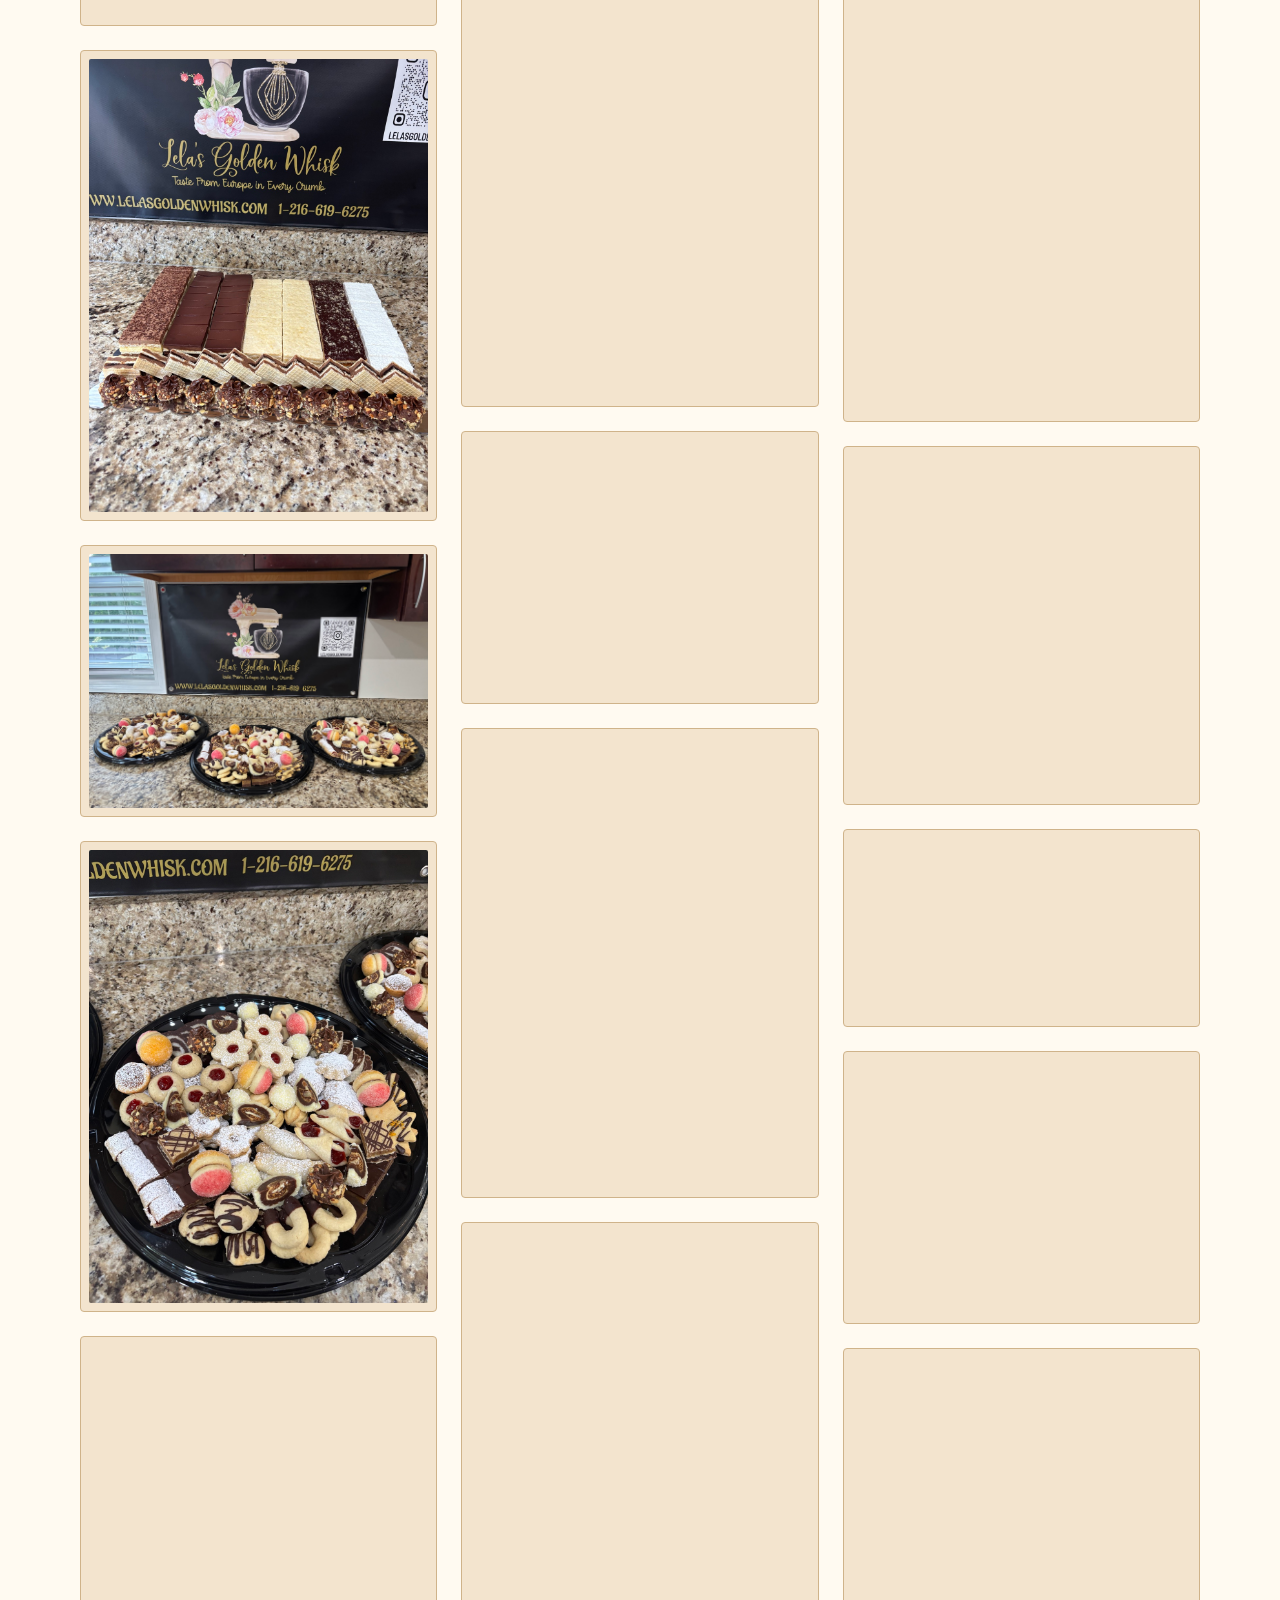
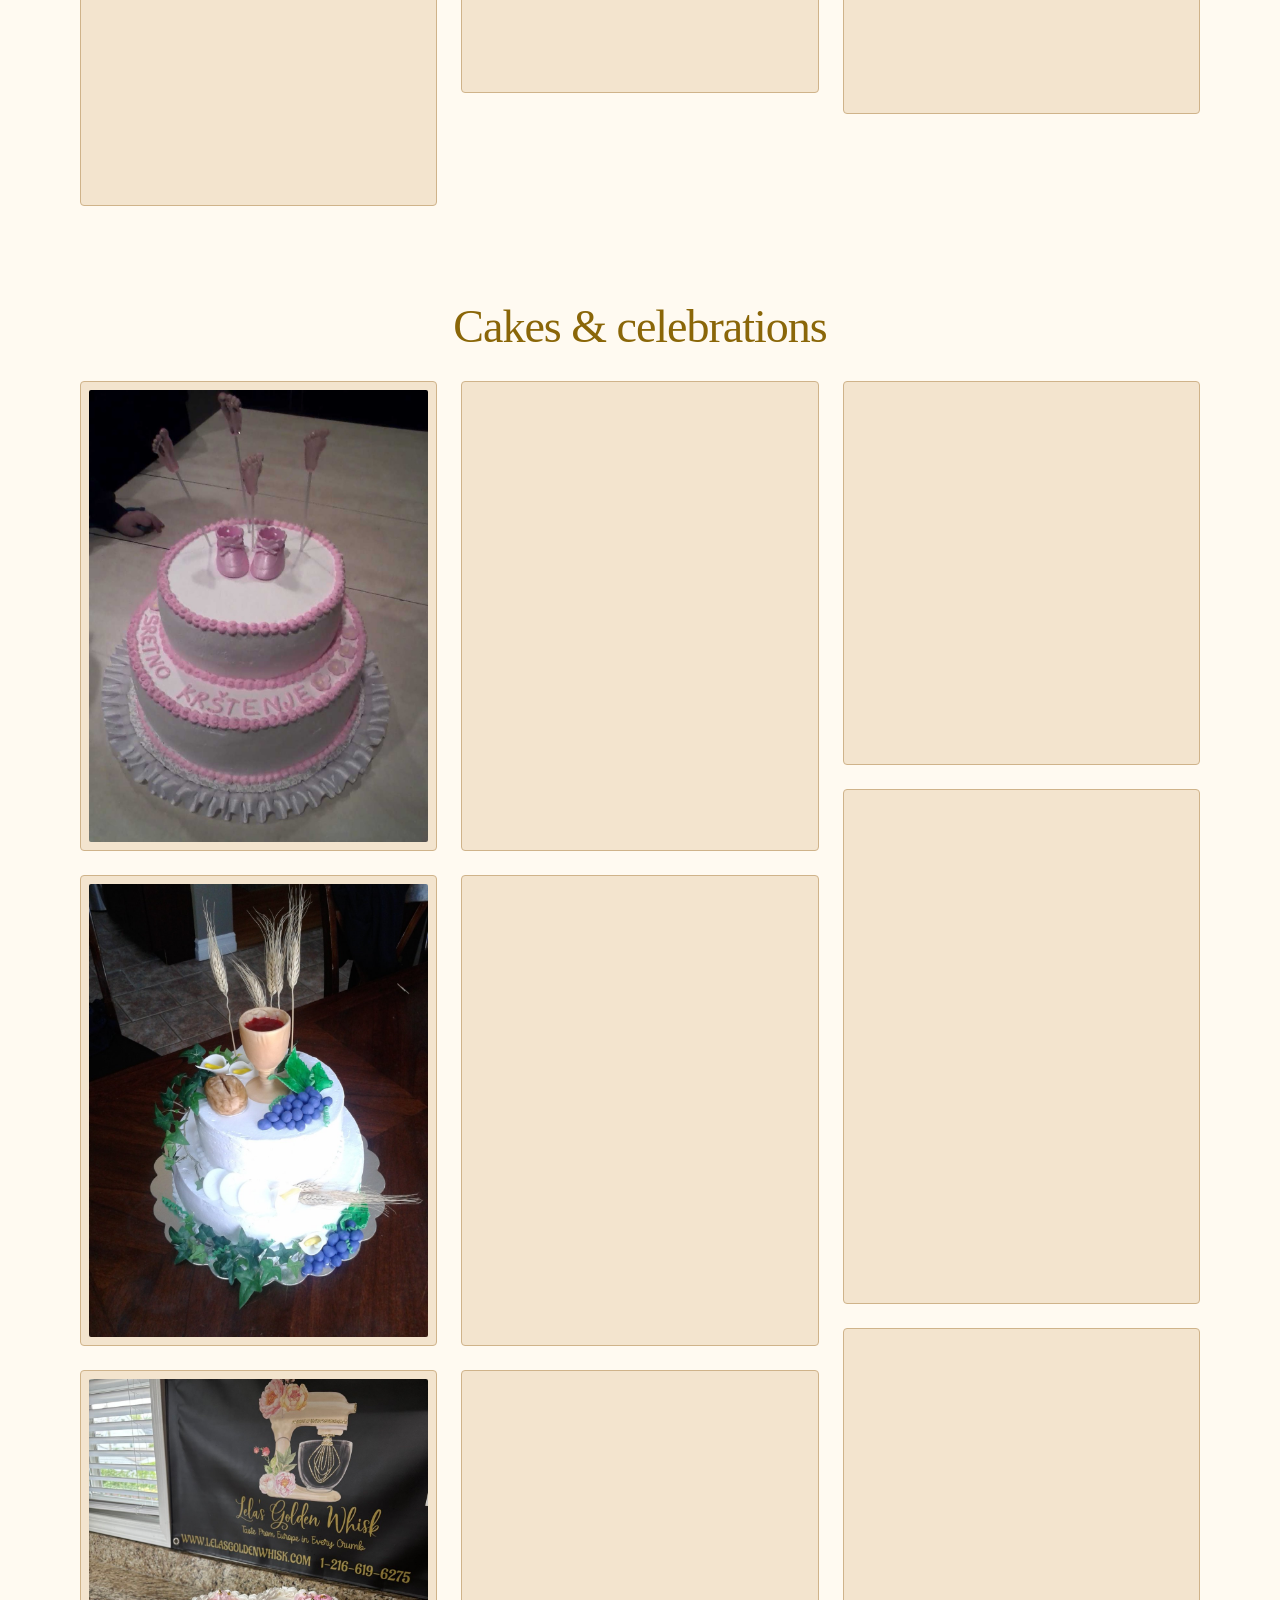
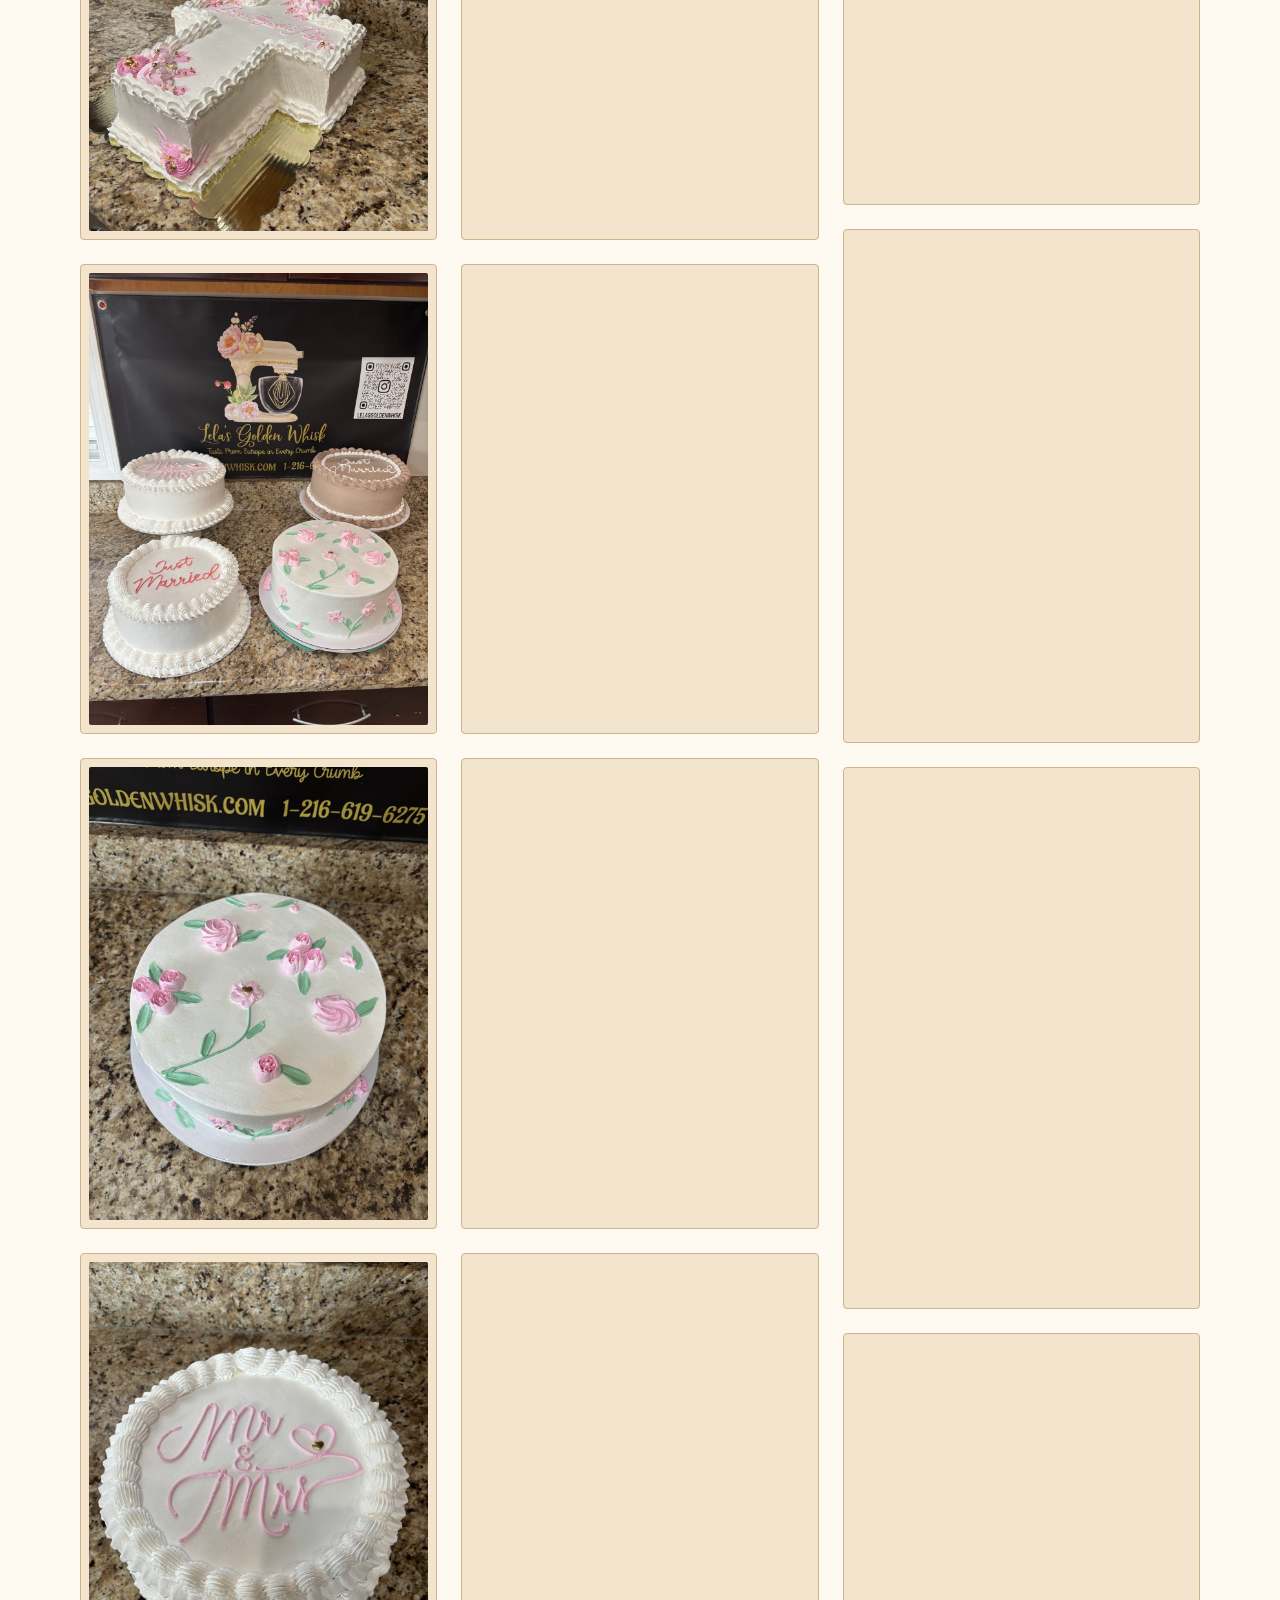
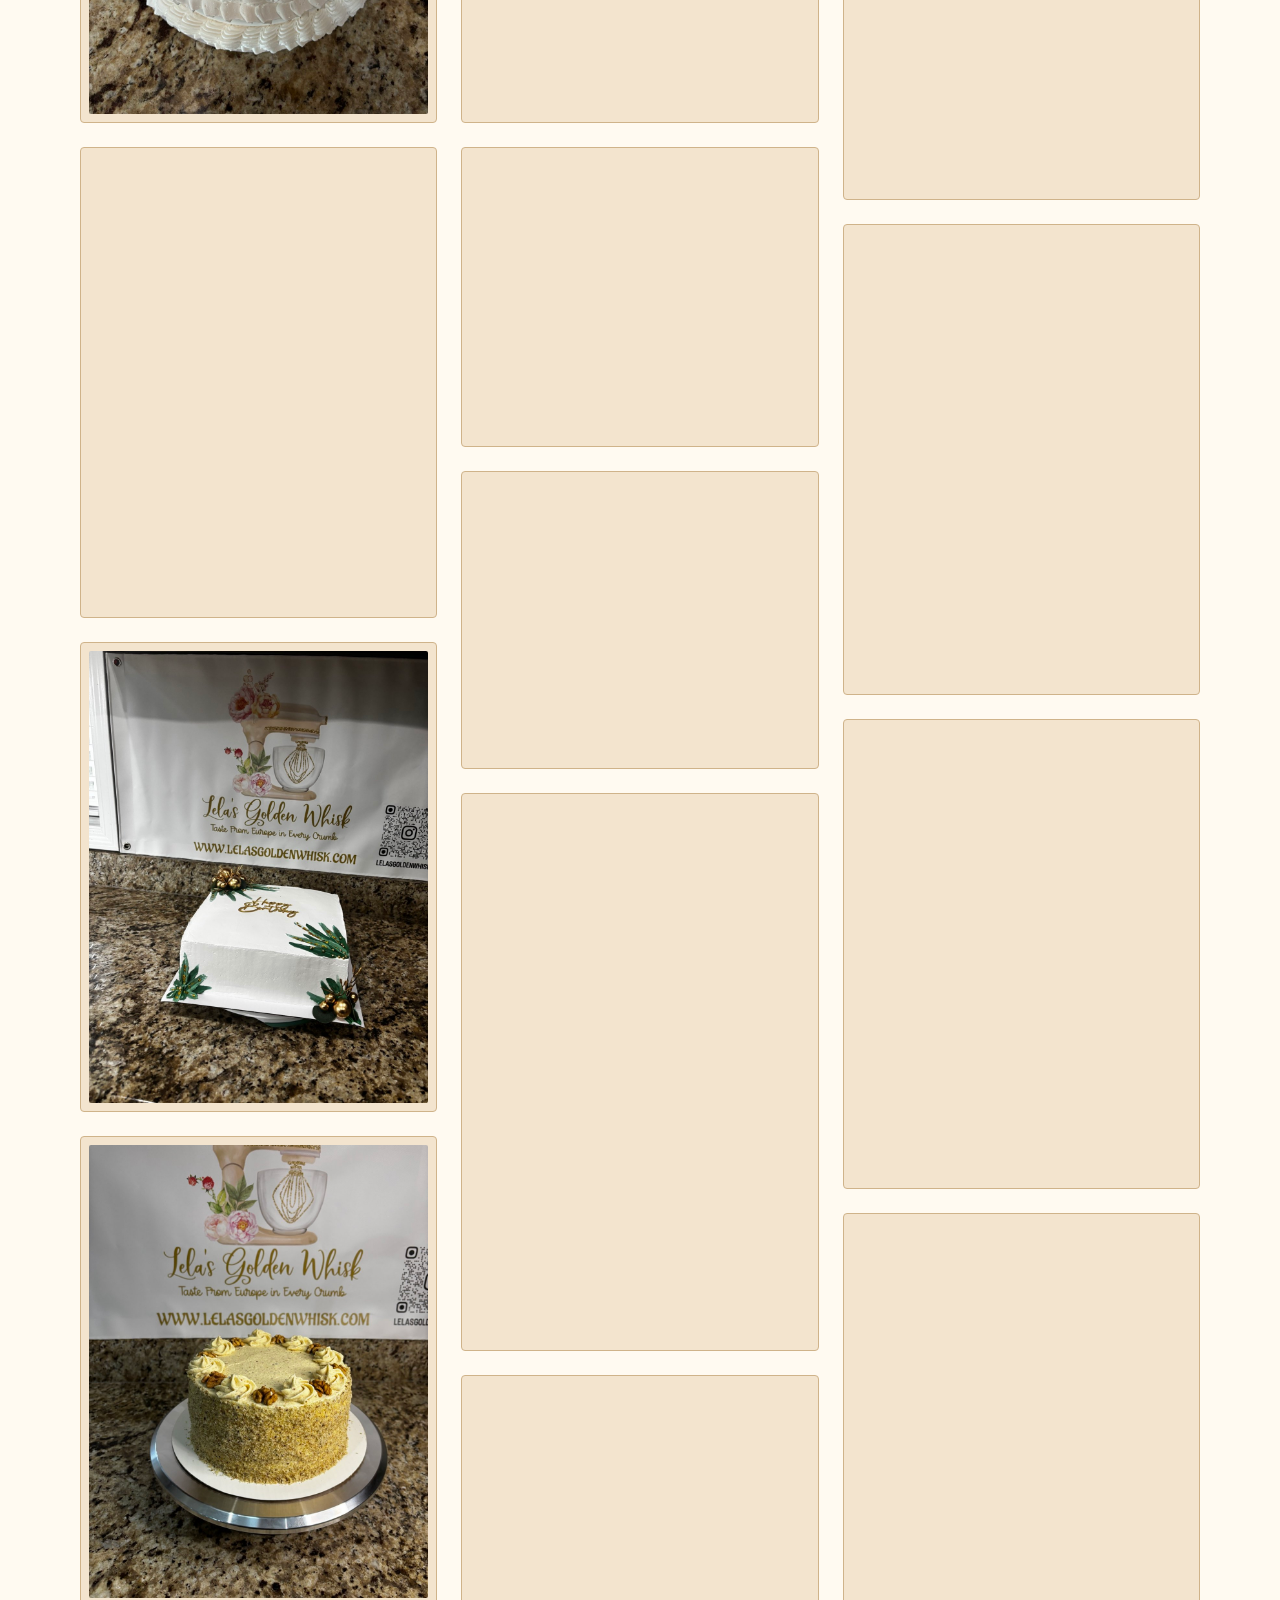
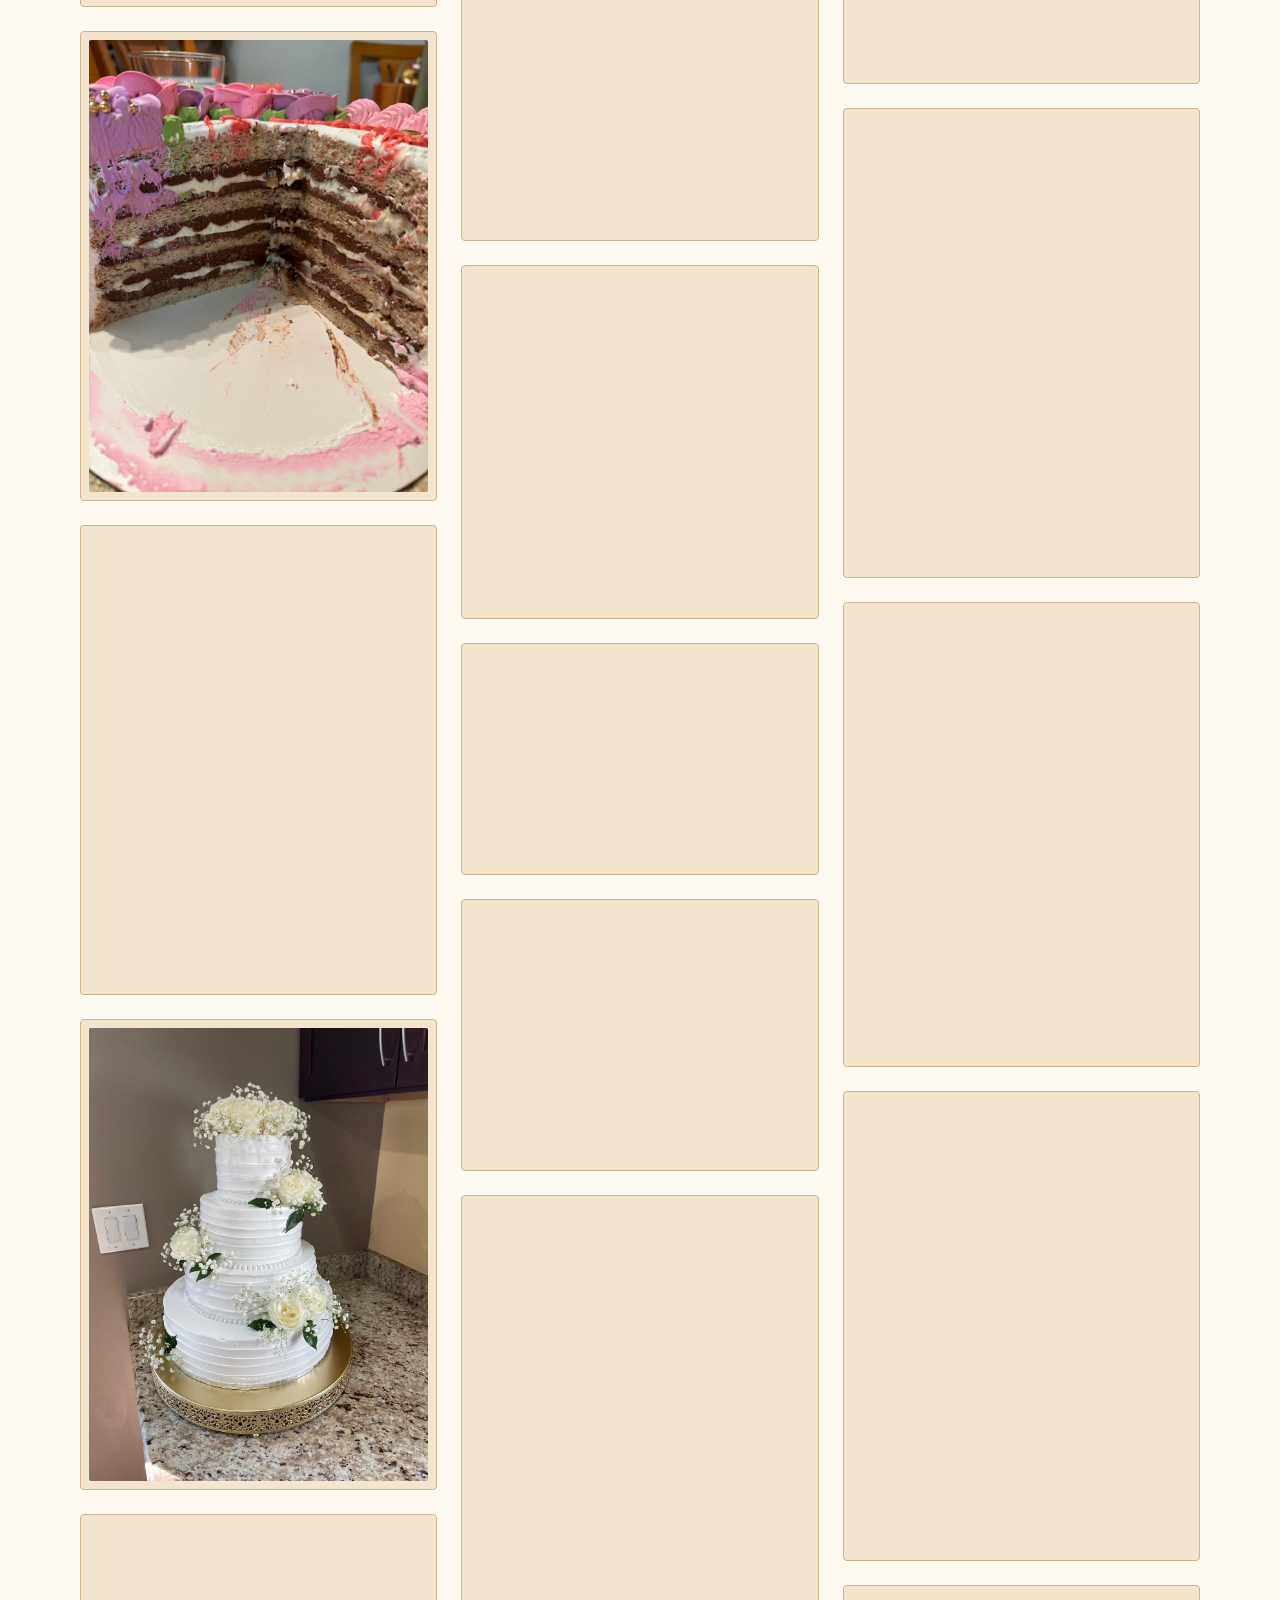
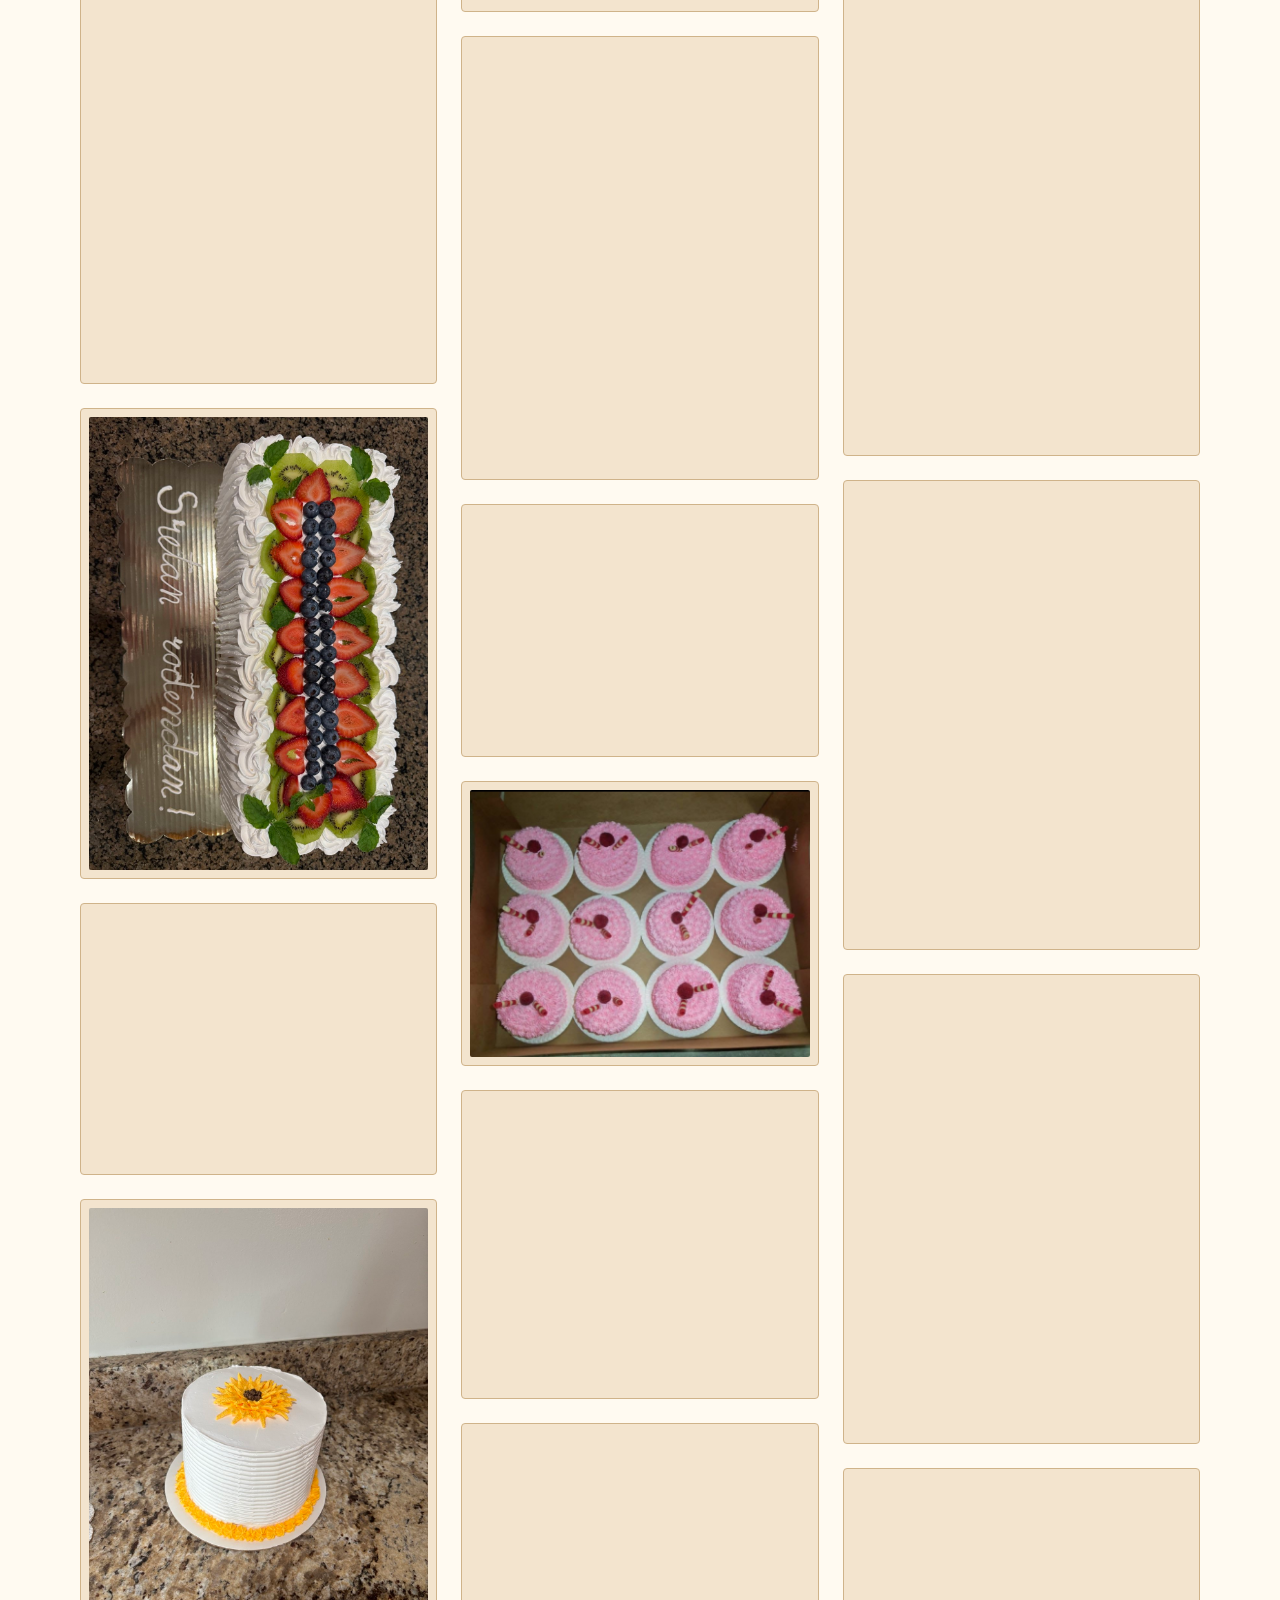
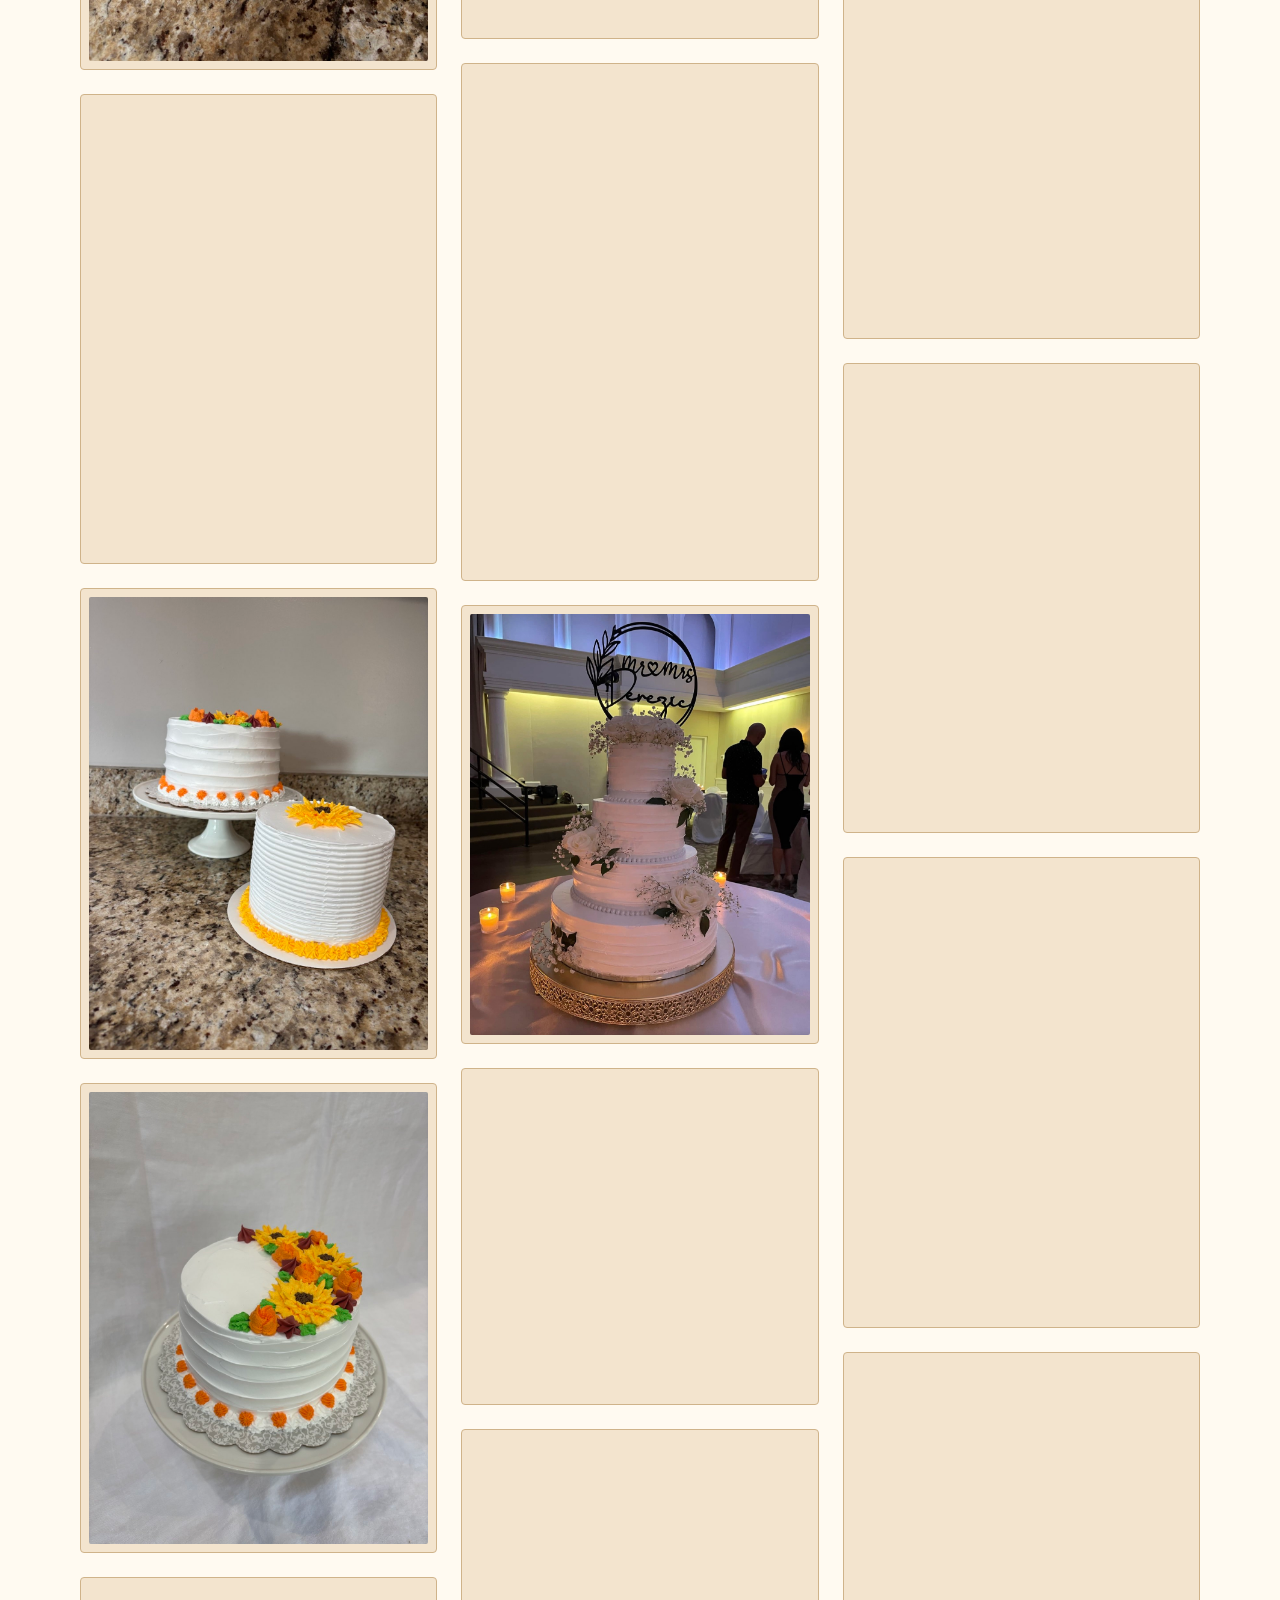
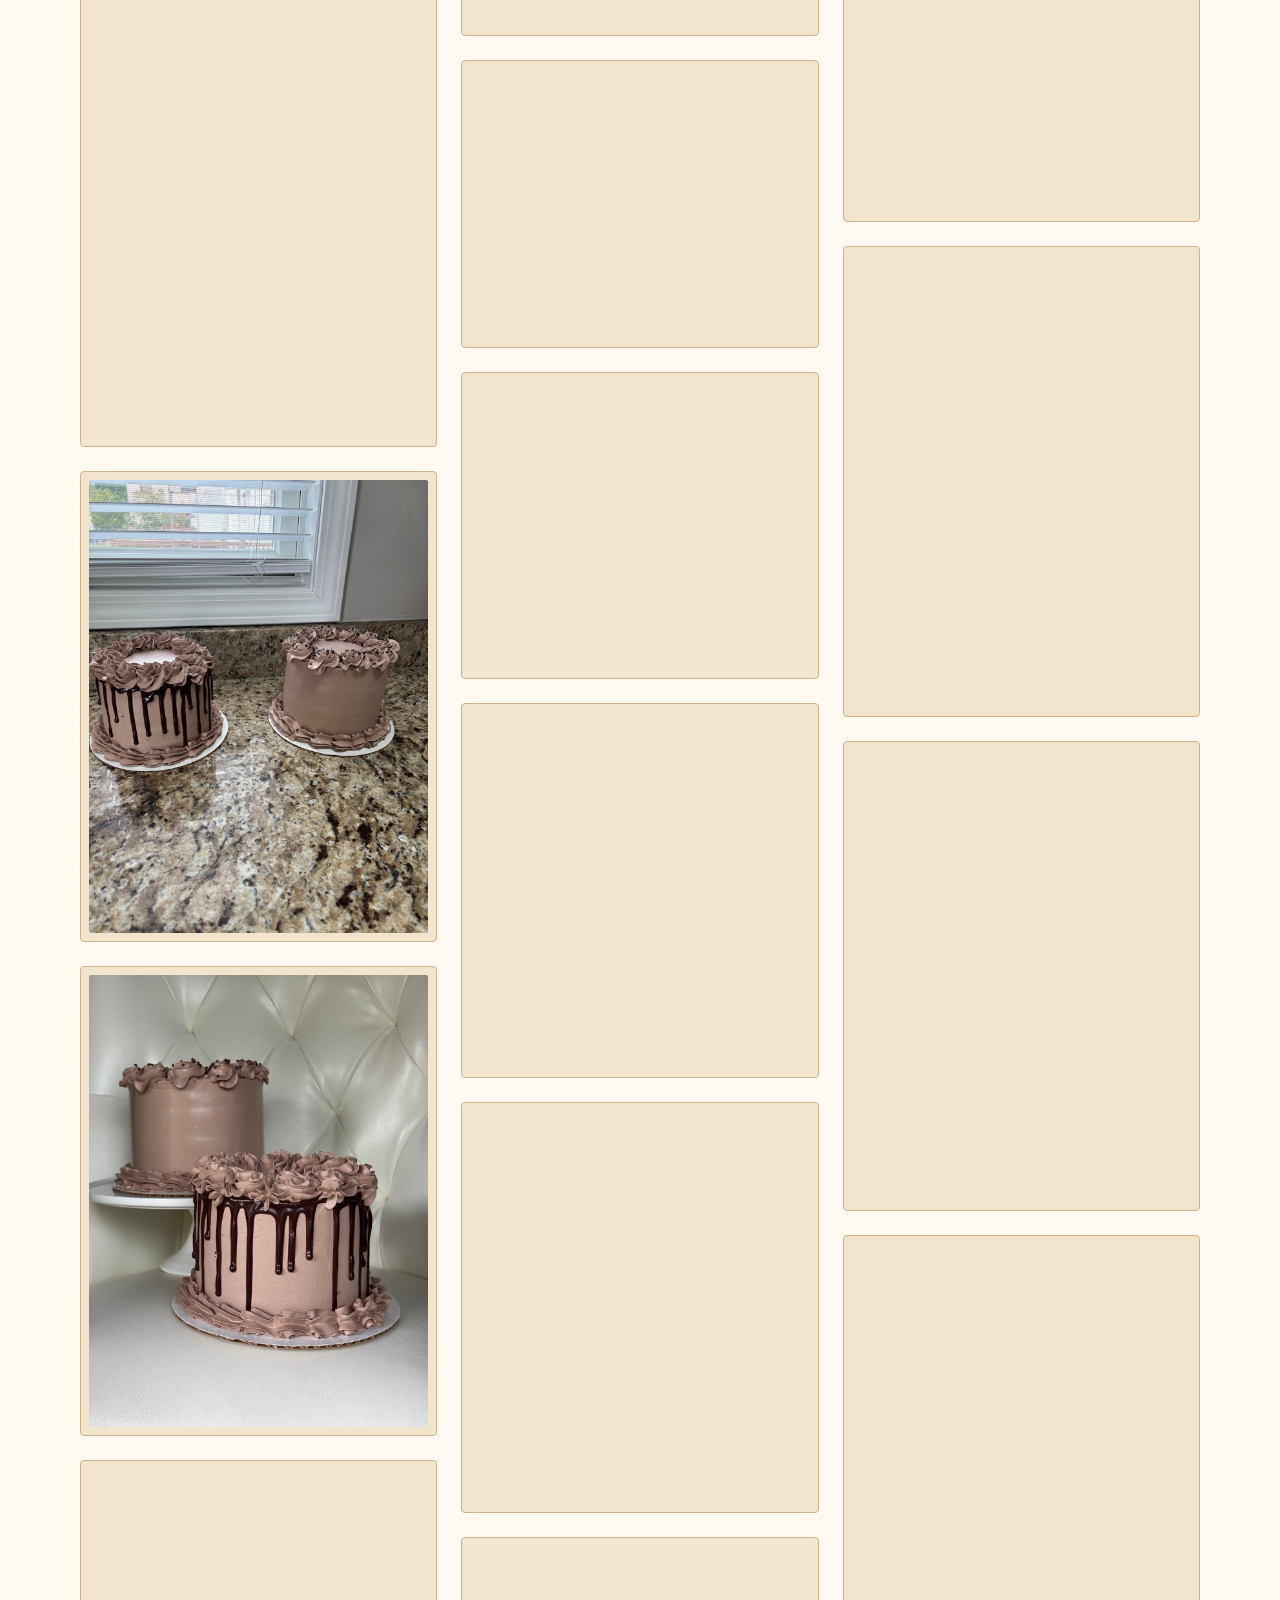
<file: gallery.html>
<!DOCTYPE html>
<html lang="en">
  <head>
    <meta charset="UTF-8" />
    <meta name="viewport" content="width=device-width, initial-scale=1.0" />
    <meta name="description" content="Explore a gallery of handmade cakes, cookies, pastries, and sweet celebrations from Lela’s Golden Whisk." />
    <title>Gallery | Lela’s Golden Whisk</title>
    <link rel="icon" type="image/png" href="assets/lelas-golden-whisk-logo.png" />
    <link rel="stylesheet" href="styles.css" />
    <script src="script.js" defer></script>
  </head>
  <body class="gallery-page">
    <a class="skip-link" href="#main">Skip to content</a>
    <header class="site-header">
      <button class="menu-toggle" type="button" aria-expanded="false" aria-controls="navigation" aria-label="Menu" hidden>
        <span class="menu-toggle-bar"></span>
        <span class="menu-toggle-bar"></span>
        <span class="menu-toggle-bar"></span>
      </button>
      <nav id="navigation" aria-label="Main navigation">
        <a href="/">Home</a>
        <a href="/bakes">Our menu</a>
        <a href="/gallery" aria-current="page">Gallery</a>
        <a href="/about">About</a>
        <a href="/payment">Payment</a>
        <a href="/contact">Contact</a>
      </nav>
    </header>

    <main id="main">
      <div class="bakery-awning" aria-hidden="true"></div>
      <section class="section page-heading" aria-labelledby="gallery-heading">
        <p class="eyebrow">Lela’s Golden Whisk · From our kitchen</p>
        <h1 id="gallery-heading">Our sweet <em>gallery.</em></h1>
        <p class="intro">Handmade cakes, cookies, pastries, and moments worth sharing.</p>
      </section>
      <nav class="section gallery-jump-links category-nav" aria-label="Gallery collections">
        <a href="#gallery-cookies">Cookies &amp; pastries</a>
        <a href="#gallery-cakes">Cakes &amp; celebrations</a>
        <a href="#gallery-favorites">More sweet moments</a>
      </nav>
      <section class="section gallery-collection" id="gallery-cookies" aria-labelledby="gallery-cookies-heading">
        <h2 class="gallery-section-heading" id="gallery-cookies-heading">Cookies &amp; pastries</h2>
        <p class="gallery-note">A little inspiration for your next celebration. Select a photo for a closer look.</p>
        <div class="gallery-grid">
          <a class="gallery-photo" href="assets/gallery/IMG_0056.jpg" target="_blank" rel="noopener" aria-label="Chocolate-topped pastry bars and coconut-covered sweets — open larger photo"><img src="assets/gallery/IMG_0056.jpg" alt="Chocolate-topped pastry bars and coconut-covered sweets" width="1400" height="1050" loading="eager" decoding="async" /></a>
          <a class="gallery-photo" href="assets/gallery/IMG_0058.jpg" target="_blank" rel="noopener" aria-label="Rows of layered chocolate and vanilla pastry squares — open larger photo"><img src="assets/gallery/IMG_0058.jpg" alt="Rows of layered chocolate and vanilla pastry squares" width="1400" height="1050" loading="eager" decoding="async" /></a>
          <a class="gallery-photo" href="assets/gallery/IMG_0088.jpg" target="_blank" rel="noopener" aria-label="Assorted layered pastries arranged beneath the bakery sign — open larger photo"><img src="assets/gallery/IMG_0088.jpg" alt="Assorted layered pastries arranged beneath the bakery sign" width="1400" height="1050" loading="eager" decoding="async" /></a>
          <a class="gallery-photo" href="assets/gallery/IMG_0092.jpg" target="_blank" rel="noopener" aria-label="A windowed gift box of assorted pastries — open larger photo"><img src="assets/gallery/IMG_0092.jpg" alt="A windowed gift box of assorted pastries" width="1400" height="1050" loading="lazy" decoding="async" /></a>
          <a class="gallery-photo" href="assets/gallery/IMG_0093.jpg" target="_blank" rel="noopener" aria-label="Two round trays of assorted homemade cookies — open larger photo"><img src="assets/gallery/IMG_0093.jpg" alt="Two round trays of assorted homemade cookies" width="1400" height="1050" loading="lazy" decoding="async" /></a>
          <a class="gallery-photo" href="assets/gallery/IMG_0121.jpg" target="_blank" rel="noopener" aria-label="Chocolate-glazed layered pastries arranged in rows — open larger photo"><img src="assets/gallery/IMG_0121.jpg" alt="Chocolate-glazed layered pastries arranged in rows" width="1400" height="1050" loading="lazy" decoding="async" /></a>
          <a class="gallery-photo" href="assets/gallery/IMG_0125.jpg" target="_blank" rel="noopener" aria-label="A platter of chocolate and cream layered pastries — open larger photo"><img src="assets/gallery/IMG_0125.jpg" alt="A platter of chocolate and cream layered pastries" width="1400" height="1050" loading="lazy" decoding="async" /></a>
          <a class="gallery-photo" href="assets/gallery/IMG_0134.jpg" target="_blank" rel="noopener" aria-label="Three assorted cookie trays ready to share — open larger photo"><img src="assets/gallery/IMG_0134.jpg" alt="Three assorted cookie trays ready to share" width="1400" height="1050" loading="lazy" decoding="async" /></a>
          <a class="gallery-photo" href="assets/gallery/IMG_0136.jpg" target="_blank" rel="noopener" aria-label="A round tray filled with assorted decorated cookies — open larger photo"><img src="assets/gallery/IMG_0136.jpg" alt="A round tray filled with assorted decorated cookies" width="1400" height="1050" loading="lazy" decoding="async" /></a>
          <a class="gallery-photo" href="assets/gallery/IMG_8381.jpg" target="_blank" rel="noopener" aria-label="Chocolate-topped pastries and coconut-covered sweets on a platter — open larger photo"><img src="assets/gallery/IMG_8381.jpg" alt="Chocolate-topped pastries and coconut-covered sweets on a platter" width="1400" height="1050" loading="lazy" decoding="async" /></a>
          <a class="gallery-photo" href="assets/gallery/IMG_8385.jpg" target="_blank" rel="noopener" aria-label="An open box of assorted cookies and pastries — open larger photo"><img src="assets/gallery/IMG_8385.jpg" alt="An open box of assorted cookies and pastries" width="1400" height="1050" loading="lazy" decoding="async" /></a>
          <a class="gallery-photo" href="assets/gallery/IMG_8414.jpg" target="_blank" rel="noopener" aria-label="Rows of colorful peach-shaped cookies — open larger photo"><img src="assets/gallery/IMG_8414.jpg" alt="Rows of colorful peach-shaped cookies" width="1400" height="1050" loading="lazy" decoding="async" /></a>
          <a class="gallery-photo" href="assets/gallery/IMG_8525.jpg" target="_blank" rel="noopener" aria-label="A box of cream-filled pastries dusted with powdered sugar — open larger photo"><img src="assets/gallery/IMG_8525.jpg" alt="A box of cream-filled pastries dusted with powdered sugar" width="1400" height="1050" loading="lazy" decoding="async" /></a>
          <a class="gallery-photo" href="assets/gallery/IMG_8559.jpg" target="_blank" rel="noopener" aria-label="Large trays of golden baked pastries — open larger photo"><img src="assets/gallery/IMG_8559.jpg" alt="Large trays of golden baked pastries" width="1400" height="582" loading="lazy" decoding="async" /></a>
          <a class="gallery-photo" href="assets/gallery/IMG_8570.jpg" target="_blank" rel="noopener" aria-label="A chocolate-glazed cake in a bakery box — open larger photo"><img src="assets/gallery/IMG_8570.jpg" alt="A chocolate-glazed cake in a bakery box" width="1400" height="1050" loading="lazy" decoding="async" /></a>
          <a class="gallery-photo" href="assets/gallery/IMG_8627.jpg" target="_blank" rel="noopener" aria-label="Golden rolled pastries arranged on a tray — open larger photo"><img src="assets/gallery/IMG_8627.jpg" alt="Golden rolled pastries arranged on a tray" width="1400" height="1050" loading="lazy" decoding="async" /></a>
          <a class="gallery-photo" href="assets/gallery/IMG_8629.jpg" target="_blank" rel="noopener" aria-label="Two chocolate-topped layered cake slices on a plate — open larger photo"><img src="assets/gallery/IMG_8629.jpg" alt="Two chocolate-topped layered cake slices on a plate" width="1400" height="1050" loading="lazy" decoding="async" /></a>
          <a class="gallery-photo" href="assets/gallery/IMG_8660.jpg" target="_blank" rel="noopener" aria-label="Two open gift boxes filled with assorted cookies — open larger photo"><img src="assets/gallery/IMG_8660.jpg" alt="Two open gift boxes filled with assorted cookies" width="1400" height="1050" loading="lazy" decoding="async" /></a>
          <a class="gallery-photo" href="assets/gallery/IMG_9235.jpg" target="_blank" rel="noopener" aria-label="Coconut-covered sweets with chocolate centers in a box — open larger photo"><img src="assets/gallery/IMG_9235.jpg" alt="Coconut-covered sweets with chocolate centers in a box" width="1400" height="1050" loading="lazy" decoding="async" /></a>
          <a class="gallery-photo" href="assets/gallery/IMG_9420.jpg" target="_blank" rel="noopener" aria-label="Four trays of assorted cookies ready for an occasion — open larger photo"><img src="assets/gallery/IMG_9420.jpg" alt="Four trays of assorted cookies ready for an occasion" width="1400" height="1050" loading="lazy" decoding="async" /></a>
          <a class="gallery-photo" href="assets/gallery/IMG_9496.jpg" target="_blank" rel="noopener" aria-label="Windowed boxes of colorful layered pastries — open larger photo"><img src="assets/gallery/IMG_9496.jpg" alt="Windowed boxes of colorful layered pastries" width="1400" height="1050" loading="lazy" decoding="async" /></a>
          <a class="gallery-photo" href="assets/gallery/IMG_9498.jpg" target="_blank" rel="noopener" aria-label="Stacked cookie trays with clear lids — open larger photo"><img src="assets/gallery/IMG_9498.jpg" alt="Stacked cookie trays with clear lids" width="1400" height="1050" loading="lazy" decoding="async" /></a>
          <a class="gallery-photo" href="assets/gallery/IMG_9499.jpg" target="_blank" rel="noopener" aria-label="A celebration table with assorted cookies and pastries — open larger photo"><img src="assets/gallery/IMG_9499.jpg" alt="A celebration table with assorted cookies and pastries" width="1400" height="1050" loading="lazy" decoding="async" /></a>
          <a class="gallery-photo" href="assets/gallery/IMG_9500.jpg" target="_blank" rel="noopener" aria-label="Colorful pastry bars arranged on a dessert table — open larger photo"><img src="assets/gallery/IMG_9500.jpg" alt="Colorful pastry bars arranged on a dessert table" width="1400" height="1050" loading="lazy" decoding="async" /></a>
          <a class="gallery-photo" href="assets/gallery/IMG_9501.jpg" target="_blank" rel="noopener" aria-label="A dessert display with a cookie tray and layered pastries — open larger photo"><img src="assets/gallery/IMG_9501.jpg" alt="A dessert display with a cookie tray and layered pastries" width="1400" height="1050" loading="lazy" decoding="async" /></a>
          <a class="gallery-photo" href="assets/gallery/IMG_9503.jpg" target="_blank" rel="noopener" aria-label="Tiered stands displaying coconut-covered sweets — open larger photo"><img src="assets/gallery/IMG_9503.jpg" alt="Tiered stands displaying coconut-covered sweets" width="1400" height="1050" loading="lazy" decoding="async" /></a>
          <a class="gallery-photo" href="assets/gallery/IMG_E0317.jpg" target="_blank" rel="noopener" aria-label="A platter filled with colorful peach-shaped cookies — open larger photo"><img src="assets/gallery/IMG_E0317.jpg" alt="A platter filled with colorful peach-shaped cookies" width="1394" height="1400" loading="lazy" decoding="async" /></a>
          <a class="gallery-photo" href="assets/gallery/IMG_E8082.jpg" target="_blank" rel="noopener" aria-label="An assortment of cookies displayed with festive decorations — open larger photo"><img src="assets/gallery/IMG_E8082.jpg" alt="An assortment of cookies displayed with festive decorations" width="1400" height="744" loading="lazy" decoding="async" /></a>
          <a class="gallery-photo" href="assets/gallery/IMG_E8138.jpg" target="_blank" rel="noopener" aria-label="Two boxes of coconut-covered chocolate sweets — open larger photo"><img src="assets/gallery/IMG_E8138.jpg" alt="Two boxes of coconut-covered chocolate sweets" width="1400" height="1050" loading="lazy" decoding="async" /></a>
          <a class="gallery-photo" href="assets/gallery/WQZX8522.jpg" target="_blank" rel="noopener" aria-label="Peach-shaped cookies packaged in a gift box — open larger photo"><img src="assets/gallery/WQZX8522.jpg" alt="Peach-shaped cookies packaged in a gift box" width="1364" height="1400" loading="lazy" decoding="async" /></a>
        </div>
      </section>
      <section class="section gallery-collection" id="gallery-cakes" aria-labelledby="gallery-cakes-heading">
        <h2 class="gallery-section-heading" id="gallery-cakes-heading">Cakes &amp; celebrations</h2>
        <div class="gallery-grid">
          <a class="gallery-photo" href="assets/gallery/cakes/1111112040.jpg" target="_blank" rel="noopener" aria-label="Pink tiered birthday cake — open larger photo"><img src="assets/gallery/cakes/1111112040.jpg" alt="Pink tiered birthday cake" width="1050" height="1400" loading="lazy" decoding="async" /></a>
          <a class="gallery-photo" href="assets/gallery/cakes/20150508_123355.jpg" target="_blank" rel="noopener" aria-label="Floral cake with a decorative cup — open larger photo"><img src="assets/gallery/cakes/20150508_123355.jpg" alt="Floral cake with a decorative cup" width="1050" height="1400" loading="lazy" decoding="async" /></a>
          <a class="gallery-photo" href="assets/gallery/cakes/IMG_0053.jpg" target="_blank" rel="noopener" aria-label="A slice cut from a floral sheet cake — open larger photo"><img src="assets/gallery/cakes/IMG_0053.jpg" alt="A slice cut from a floral sheet cake" width="1050" height="1400" loading="lazy" decoding="async" /></a>
          <a class="gallery-photo" href="assets/gallery/cakes/IMG_0128.jpg" target="_blank" rel="noopener" aria-label="Four decorated celebration cakes — open larger photo"><img src="assets/gallery/cakes/IMG_0128.jpg" alt="Four decorated celebration cakes" width="1050" height="1400" loading="lazy" decoding="async" /></a>
          <a class="gallery-photo" href="assets/gallery/cakes/IMG_0130.jpg" target="_blank" rel="noopener" aria-label="Pink floral cake — open larger photo"><img src="assets/gallery/cakes/IMG_0130.jpg" alt="Pink floral cake" width="1050" height="1400" loading="lazy" decoding="async" /></a>
          <a class="gallery-photo" href="assets/gallery/cakes/IMG_0131.jpg" target="_blank" rel="noopener" aria-label="White cake with pink lettering — open larger photo"><img src="assets/gallery/cakes/IMG_0131.jpg" alt="White cake with pink lettering" width="1050" height="1400" loading="lazy" decoding="async" /></a>
          <a class="gallery-photo" href="assets/gallery/cakes/IMG_0152.jpg" target="_blank" rel="noopener" aria-label="Colorful tiered birthday cake — open larger photo"><img src="assets/gallery/cakes/IMG_0152.jpg" alt="Colorful tiered birthday cake" width="1050" height="1400" loading="lazy" decoding="async" /></a>
          <a class="gallery-photo" href="assets/gallery/cakes/IMG_0170.jpg" target="_blank" rel="noopener" aria-label="White cake with greenery — open larger photo"><img src="assets/gallery/cakes/IMG_0170.jpg" alt="White cake with greenery" width="1050" height="1400" loading="lazy" decoding="async" /></a>
          <a class="gallery-photo" href="assets/gallery/cakes/IMG_0265.jpg" target="_blank" rel="noopener" aria-label="Gold celebration cake — open larger photo"><img src="assets/gallery/cakes/IMG_0265.jpg" alt="Gold celebration cake" width="1050" height="1400" loading="lazy" decoding="async" /></a>
          <a class="gallery-photo" href="assets/gallery/cakes/IMG_1923.jpg" target="_blank" rel="noopener" aria-label="Sliced chocolate layer cake — open larger photo"><img src="assets/gallery/cakes/IMG_1923.jpg" alt="Sliced chocolate layer cake" width="1050" height="1400" loading="lazy" decoding="async" /></a>
          <a class="gallery-photo" href="assets/gallery/cakes/IMG_2567.jpg" target="_blank" rel="noopener" aria-label="A celebration with a Croatian-themed cake — open larger photo"><img src="assets/gallery/cakes/IMG_2567.jpg" alt="A celebration with a Croatian-themed cake" width="1050" height="1400" loading="lazy" decoding="async" /></a>
          <a class="gallery-photo" href="assets/gallery/cakes/IMG_5223.jpg" target="_blank" rel="noopener" aria-label="White floral wedding cake — open larger photo"><img src="assets/gallery/cakes/IMG_5223.jpg" alt="White floral wedding cake" width="1050" height="1400" loading="lazy" decoding="async" /></a>
          <a class="gallery-photo" href="assets/gallery/cakes/IMG_5649.jpg" target="_blank" rel="noopener" aria-label="Blue and white tiered cake — open larger photo"><img src="assets/gallery/cakes/IMG_5649.jpg" alt="Blue and white tiered cake" width="1050" height="1400" loading="lazy" decoding="async" /></a>
          <a class="gallery-photo" href="assets/gallery/cakes/IMG_6807.jpg" target="_blank" rel="noopener" aria-label="Fruit-topped sheet cake — open larger photo"><img src="assets/gallery/cakes/IMG_6807.jpg" alt="Fruit-topped sheet cake" width="1050" height="1400" loading="lazy" decoding="async" /></a>
          <a class="gallery-photo" href="assets/gallery/cakes/IMG_6808.jpg" target="_blank" rel="noopener" aria-label="Celebration sheet cake with fruit — open larger photo"><img src="assets/gallery/cakes/IMG_6808.jpg" alt="Celebration sheet cake with fruit" width="1400" height="1050" loading="lazy" decoding="async" /></a>
          <a class="gallery-photo" href="assets/gallery/cakes/IMG_7919.jpg" target="_blank" rel="noopener" aria-label="White cake with a yellow flower — open larger photo"><img src="assets/gallery/cakes/IMG_7919.jpg" alt="White cake with a yellow flower" width="1050" height="1400" loading="lazy" decoding="async" /></a>
          <a class="gallery-photo" href="assets/gallery/cakes/IMG_7920.jpg" target="_blank" rel="noopener" aria-label="White cake with colorful flowers — open larger photo"><img src="assets/gallery/cakes/IMG_7920.jpg" alt="White cake with colorful flowers" width="1050" height="1400" loading="lazy" decoding="async" /></a>
          <a class="gallery-photo" href="assets/gallery/cakes/IMG_7921.jpg" target="_blank" rel="noopener" aria-label="Two flower-decorated cakes — open larger photo"><img src="assets/gallery/cakes/IMG_7921.jpg" alt="Two flower-decorated cakes" width="1050" height="1400" loading="lazy" decoding="async" /></a>
          <a class="gallery-photo" href="assets/gallery/cakes/IMG_7927.jpg" target="_blank" rel="noopener" aria-label="Floral cake with yellow accents — open larger photo"><img src="assets/gallery/cakes/IMG_7927.jpg" alt="Floral cake with yellow accents" width="1050" height="1400" loading="lazy" decoding="async" /></a>
          <a class="gallery-photo" href="assets/gallery/cakes/IMG_7936.jpg" target="_blank" rel="noopener" aria-label="Chocolate drip cake — open larger photo"><img src="assets/gallery/cakes/IMG_7936.jpg" alt="Chocolate drip cake" width="1050" height="1400" loading="lazy" decoding="async" /></a>
          <a class="gallery-photo" href="assets/gallery/cakes/IMG_7976.jpg" target="_blank" rel="noopener" aria-label="Two chocolate celebration cakes — open larger photo"><img src="assets/gallery/cakes/IMG_7976.jpg" alt="Two chocolate celebration cakes" width="1050" height="1400" loading="lazy" decoding="async" /></a>
          <a class="gallery-photo" href="assets/gallery/cakes/IMG_7986.jpg" target="_blank" rel="noopener" aria-label="Chocolate cake with piped flowers — open larger photo"><img src="assets/gallery/cakes/IMG_7986.jpg" alt="Chocolate cake with piped flowers" width="1050" height="1400" loading="lazy" decoding="async" /></a>
          <a class="gallery-photo" href="assets/gallery/cakes/IMG_8396.jpg" target="_blank" rel="noopener" aria-label="Red and white birthday cake — open larger photo"><img src="assets/gallery/cakes/IMG_8396.jpg" alt="Red and white birthday cake" width="1050" height="1400" loading="lazy" decoding="async" /></a>
          <a class="gallery-photo" href="assets/gallery/cakes/IMG_8517.jpg" target="_blank" rel="noopener" aria-label="Blue-bordered sheet cake — open larger photo"><img src="assets/gallery/cakes/IMG_8517.jpg" alt="Blue-bordered sheet cake" width="1050" height="1400" loading="lazy" decoding="async" /></a>
          <a class="gallery-photo" href="assets/gallery/cakes/IMG_8573.jpg" target="_blank" rel="noopener" aria-label="Small white floral cake — open larger photo"><img src="assets/gallery/cakes/IMG_8573.jpg" alt="Small white floral cake" width="1050" height="1400" loading="lazy" decoding="async" /></a>
          <a class="gallery-photo" href="assets/gallery/cakes/IMG_8610.jpg" target="_blank" rel="noopener" aria-label="Sheet cake with colorful decorations — open larger photo"><img src="assets/gallery/cakes/IMG_8610.jpg" alt="Sheet cake with colorful decorations" width="1050" height="1400" loading="lazy" decoding="async" /></a>
          <a class="gallery-photo" href="assets/gallery/cakes/IMG_8944.jpg" target="_blank" rel="noopener" aria-label="Pink and purple floral cake — open larger photo"><img src="assets/gallery/cakes/IMG_8944.jpg" alt="Pink and purple floral cake" width="1050" height="1400" loading="lazy" decoding="async" /></a>
          <a class="gallery-photo" href="assets/gallery/cakes/IMG_8945.jpg" target="_blank" rel="noopener" aria-label="A round floral celebration cake — open larger photo"><img src="assets/gallery/cakes/IMG_8945.jpg" alt="A round floral celebration cake" width="1050" height="1400" loading="lazy" decoding="async" /></a>
          <a class="gallery-photo" href="assets/gallery/cakes/IMG_9125.jpg" target="_blank" rel="noopener" aria-label="White and gold cross cake — open larger photo"><img src="assets/gallery/cakes/IMG_9125.jpg" alt="White and gold cross cake" width="1050" height="1400" loading="lazy" decoding="async" /></a>
          <a class="gallery-photo" href="assets/gallery/cakes/IMG_9265.jpg" target="_blank" rel="noopener" aria-label="Blue and white celebration cake — open larger photo"><img src="assets/gallery/cakes/IMG_9265.jpg" alt="Blue and white celebration cake" width="1050" height="1400" loading="lazy" decoding="async" /></a>
          <a class="gallery-photo" href="assets/gallery/cakes/IMG_9381.jpg" target="_blank" rel="noopener" aria-label="White cake with metallic decorations — open larger photo"><img src="assets/gallery/cakes/IMG_9381.jpg" alt="White cake with metallic decorations" width="1050" height="1400" loading="lazy" decoding="async" /></a>
          <a class="gallery-photo" href="assets/gallery/cakes/IMG_9398.jpg" target="_blank" rel="noopener" aria-label="Blue cake with a gold cross — open larger photo"><img src="assets/gallery/cakes/IMG_9398.jpg" alt="Blue cake with a gold cross" width="1050" height="1400" loading="lazy" decoding="async" /></a>
          <a class="gallery-photo" href="assets/gallery/cakes/IMG_9400.jpg" target="_blank" rel="noopener" aria-label="Blue cake with decorative spheres — open larger photo"><img src="assets/gallery/cakes/IMG_9400.jpg" alt="Blue cake with decorative spheres" width="1050" height="1400" loading="lazy" decoding="async" /></a>
          <a class="gallery-photo" href="assets/gallery/cakes/IMG_9426.jpg" target="_blank" rel="noopener" aria-label="Pink floral cake — open larger photo"><img src="assets/gallery/cakes/IMG_9426.jpg" alt="Pink floral cake" width="1050" height="1400" loading="lazy" decoding="async" /></a>
          <a class="gallery-photo" href="assets/gallery/cakes/IMG_9777.jpg" target="_blank" rel="noopener" aria-label="Blue and white sheet cake — open larger photo"><img src="assets/gallery/cakes/IMG_9777.jpg" alt="Blue and white sheet cake" width="1050" height="1400" loading="lazy" decoding="async" /></a>
          <a class="gallery-photo" href="assets/gallery/cakes/IMG_9780.jpg" target="_blank" rel="noopener" aria-label="Decorated blue celebration cake — open larger photo"><img src="assets/gallery/cakes/IMG_9780.jpg" alt="Decorated blue celebration cake" width="1050" height="1400" loading="lazy" decoding="async" /></a>
          <a class="gallery-photo" href="assets/gallery/cakes/IMG_9814.jpg" target="_blank" rel="noopener" aria-label="Berry-topped sheet cake — open larger photo"><img src="assets/gallery/cakes/IMG_9814.jpg" alt="Berry-topped sheet cake" width="1050" height="1400" loading="lazy" decoding="async" /></a>
          <a class="gallery-photo" href="assets/gallery/cakes/IMG_9865.jpg" target="_blank" rel="noopener" aria-label="Beer-mug shaped birthday cake — open larger photo"><img src="assets/gallery/cakes/IMG_9865.jpg" alt="Beer-mug shaped birthday cake" width="1050" height="1400" loading="lazy" decoding="async" /></a>
          <a class="gallery-photo" href="assets/gallery/cakes/IMG_9984.jpg" target="_blank" rel="noopener" aria-label="Blue tiered birthday cake — open larger photo"><img src="assets/gallery/cakes/IMG_9984.jpg" alt="Blue tiered birthday cake" width="1050" height="1400" loading="lazy" decoding="async" /></a>
          <a class="gallery-photo" href="assets/gallery/cakes/IMG_E0009.jpg" target="_blank" rel="noopener" aria-label="Blue birthday cake with matching cupcakes — open larger photo"><img src="assets/gallery/cakes/IMG_E0009.jpg" alt="Blue birthday cake with matching cupcakes" width="1400" height="1163" loading="lazy" decoding="async" /></a>
          <a class="gallery-photo" href="assets/gallery/cakes/IMG_E0116.jpg" target="_blank" rel="noopener" aria-label="Individual cakes in clear containers — open larger photo"><img src="assets/gallery/cakes/IMG_E0116.jpg" alt="Individual cakes in clear containers" width="1400" height="1153" loading="lazy" decoding="async" /></a>
          <a class="gallery-photo" href="assets/gallery/cakes/IMG_E0169.jpg" target="_blank" rel="noopener" aria-label="Beer-themed birthday cake — open larger photo"><img src="assets/gallery/cakes/IMG_E0169.jpg" alt="Beer-themed birthday cake" width="879" height="1400" loading="lazy" decoding="async" /></a>
          <a class="gallery-photo" href="assets/gallery/cakes/IMG_E0187.jpg" target="_blank" rel="noopener" aria-label="Sheet cake with fresh fruit — open larger photo"><img src="assets/gallery/cakes/IMG_E0187.jpg" alt="Sheet cake with fresh fruit" width="1061" height="1400" loading="lazy" decoding="async" /></a>
          <a class="gallery-photo" href="assets/gallery/cakes/IMG_E7734.jpg" target="_blank" rel="noopener" aria-label="Stacked square wedding cake — open larger photo"><img src="assets/gallery/cakes/IMG_E7734.jpg" alt="Stacked square wedding cake" width="1400" height="1387" loading="lazy" decoding="async" /></a>
          <a class="gallery-photo" href="assets/gallery/cakes/IMG_E7735.jpg" target="_blank" rel="noopener" aria-label="Chocolate cupcakes in a box — open larger photo"><img src="assets/gallery/cakes/IMG_E7735.jpg" alt="Chocolate cupcakes in a box" width="1400" height="884" loading="lazy" decoding="async" /></a>
          <a class="gallery-photo" href="assets/gallery/cakes/IMG_E7736.jpg" target="_blank" rel="noopener" aria-label="Chocolate cupcakes with cream topping — open larger photo"><img src="assets/gallery/cakes/IMG_E7736.jpg" alt="Chocolate cupcakes with cream topping" width="1400" height="1046" loading="lazy" decoding="async" /></a>
          <a class="gallery-photo" href="assets/gallery/cakes/IMG_E7737.jpg" target="_blank" rel="noopener" aria-label="Colorful underwater-themed cake — open larger photo"><img src="assets/gallery/cakes/IMG_E7737.jpg" alt="Colorful underwater-themed cake" width="1189" height="1400" loading="lazy" decoding="async" /></a>
          <a class="gallery-photo" href="assets/gallery/cakes/IMG_E7738.jpg" target="_blank" rel="noopener" aria-label="White tiered wedding cake — open larger photo"><img src="assets/gallery/cakes/IMG_E7738.jpg" alt="White tiered wedding cake" width="1115" height="1400" loading="lazy" decoding="async" /></a>
          <a class="gallery-photo" href="assets/gallery/cakes/IMG_E7740.jpg" target="_blank" rel="noopener" aria-label="Pink decorated cupcakes — open larger photo"><img src="assets/gallery/cakes/IMG_E7740.jpg" alt="Pink decorated cupcakes" width="1400" height="970" loading="lazy" decoding="async" /></a>
          <a class="gallery-photo" href="assets/gallery/cakes/IMG_E7741.jpg" target="_blank" rel="noopener" aria-label="Pink frosted cupcakes — open larger photo"><img src="assets/gallery/cakes/IMG_E7741.jpg" alt="Pink frosted cupcakes" width="1400" height="1101" loading="lazy" decoding="async" /></a>
          <a class="gallery-photo" href="assets/gallery/cakes/IMG_E7800.jpg" target="_blank" rel="noopener" aria-label="White floral cupcakes — open larger photo"><img src="assets/gallery/cakes/IMG_E7800.jpg" alt="White floral cupcakes" width="1400" height="1201" loading="lazy" decoding="async" /></a>
          <a class="gallery-photo" href="assets/gallery/cakes/IMG_E7823.jpg" target="_blank" rel="noopener" aria-label="Individually boxed cakes — open larger photo"><img src="assets/gallery/cakes/IMG_E7823.jpg" alt="Individually boxed cakes" width="1400" height="815" loading="lazy" decoding="async" /></a>
          <a class="gallery-photo" href="assets/gallery/cakes/IMG_E7835.jpg" target="_blank" rel="noopener" aria-label="Black and white tiered birthday cake — open larger photo"><img src="assets/gallery/cakes/IMG_E7835.jpg" alt="Black and white tiered birthday cake" width="950" height="1400" loading="lazy" decoding="async" /></a>
          <a class="gallery-photo" href="assets/gallery/cakes/IMG_E7836.jpg" target="_blank" rel="noopener" aria-label="Pink floral wedding cake — open larger photo"><img src="assets/gallery/cakes/IMG_E7836.jpg" alt="Pink floral wedding cake" width="1129" height="1400" loading="lazy" decoding="async" /></a>
          <a class="gallery-photo" href="assets/gallery/cakes/IMG_E7839.jpg" target="_blank" rel="noopener" aria-label="Yellow character birthday cake — open larger photo"><img src="assets/gallery/cakes/IMG_E7839.jpg" alt="Yellow character birthday cake" width="1400" height="1316" loading="lazy" decoding="async" /></a>
          <a class="gallery-photo" href="assets/gallery/cakes/IMG_E7841.jpg" target="_blank" rel="noopener" aria-label="Three decorated celebration cakes — open larger photo"><img src="assets/gallery/cakes/IMG_E7841.jpg" alt="Three decorated celebration cakes" width="1400" height="783" loading="lazy" decoding="async" /></a>
          <a class="gallery-photo" href="assets/gallery/cakes/IMG_E7846.jpg" target="_blank" rel="noopener" aria-label="Tropical-themed sheet cake — open larger photo"><img src="assets/gallery/cakes/IMG_E7846.jpg" alt="Tropical-themed sheet cake" width="1400" height="1113" loading="lazy" decoding="async" /></a>
          <a class="gallery-photo" href="assets/gallery/cakes/IMG_E7847.jpg" target="_blank" rel="noopener" aria-label="Basketball-themed cake — open larger photo"><img src="assets/gallery/cakes/IMG_E7847.jpg" alt="Basketball-themed cake" width="1400" height="1193" loading="lazy" decoding="async" /></a>
          <a class="gallery-photo" href="assets/gallery/cakes/IMG_E7849.jpg" target="_blank" rel="noopener" aria-label="Pink and white tiered cake — open larger photo"><img src="assets/gallery/cakes/IMG_E7849.jpg" alt="Pink and white tiered cake" width="1332" height="1400" loading="lazy" decoding="async" /></a>
          <a class="gallery-photo" href="assets/gallery/cakes/IMG_E7853.jpg" target="_blank" rel="noopener" aria-label="Pink floral tiered cake — open larger photo"><img src="assets/gallery/cakes/IMG_E7853.jpg" alt="Pink floral tiered cake" width="1210" height="1400" loading="lazy" decoding="async" /></a>
          <a class="gallery-photo" href="assets/gallery/cakes/IMG_E7856.jpg" target="_blank" rel="noopener" aria-label="Black and white feather-decorated cake — open larger photo"><img src="assets/gallery/cakes/IMG_E7856.jpg" alt="Black and white feather-decorated cake" width="1145" height="1400" loading="lazy" decoding="async" /></a>
          <a class="gallery-photo" href="assets/gallery/cakes/IMG_E7857.jpg" target="_blank" rel="noopener" aria-label="Landscape-themed sheet cake — open larger photo"><img src="assets/gallery/cakes/IMG_E7857.jpg" alt="Landscape-themed sheet cake" width="1400" height="972" loading="lazy" decoding="async" /></a>
          <a class="gallery-photo" href="assets/gallery/cakes/IMG_E7862.jpg" target="_blank" rel="noopener" aria-label="Pink castle cake — open larger photo"><img src="assets/gallery/cakes/IMG_E7862.jpg" alt="Pink castle cake" width="1073" height="1400" loading="lazy" decoding="async" /></a>
          <a class="gallery-photo" href="assets/gallery/cakes/IMG_E7863.jpg" target="_blank" rel="noopener" aria-label="Blue underwater birthday cake — open larger photo"><img src="assets/gallery/cakes/IMG_E7863.jpg" alt="Blue underwater birthday cake" width="1400" height="1050" loading="lazy" decoding="async" /></a>
          <a class="gallery-photo" href="assets/gallery/cakes/IMG_E7866.jpg" target="_blank" rel="noopener" aria-label="Green game-themed cake — open larger photo"><img src="assets/gallery/cakes/IMG_E7866.jpg" alt="Green game-themed cake" width="1400" height="1252" loading="lazy" decoding="async" /></a>
          <a class="gallery-photo" href="assets/gallery/cakes/IMG_E7870.jpg" target="_blank" rel="noopener" aria-label="Winter castle cake — open larger photo"><img src="assets/gallery/cakes/IMG_E7870.jpg" alt="Winter castle cake" width="1400" height="1182" loading="lazy" decoding="async" /></a>
          <a class="gallery-photo" href="assets/gallery/cakes/IMG_E7872.jpg" target="_blank" rel="noopener" aria-label="Miniature white tiered cakes — open larger photo"><img src="assets/gallery/cakes/IMG_E7872.jpg" alt="Miniature white tiered cakes" width="1400" height="845" loading="lazy" decoding="async" /></a>
          <a class="gallery-photo" href="assets/gallery/cakes/IMG_E7876.jpg" target="_blank" rel="noopener" aria-label="White floral cupcakes on a platter — open larger photo"><img src="assets/gallery/cakes/IMG_E7876.jpg" alt="White floral cupcakes on a platter" width="1400" height="1236" loading="lazy" decoding="async" /></a>
          <a class="gallery-photo" href="assets/gallery/cakes/IMG_E7878.jpg" target="_blank" rel="noopener" aria-label="A table of assorted cupcakes — open larger photo"><img src="assets/gallery/cakes/IMG_E7878.jpg" alt="A table of assorted cupcakes" width="1288" height="1400" loading="lazy" decoding="async" /></a>
          <a class="gallery-photo" href="assets/gallery/cakes/IMG_E7879.jpg" target="_blank" rel="noopener" aria-label="A celebration dessert table — open larger photo"><img src="assets/gallery/cakes/IMG_E7879.jpg" alt="A celebration dessert table" width="1400" height="854" loading="lazy" decoding="async" /></a>
          <a class="gallery-photo" href="assets/gallery/cakes/IMG_E7881%20-%20Copy.jpg" target="_blank" rel="noopener" aria-label="Racetrack birthday cake — open larger photo"><img src="assets/gallery/cakes/IMG_E7881%20-%20Copy.jpg" alt="Racetrack birthday cake" width="1400" height="1026" loading="lazy" decoding="async" /></a>
          <a class="gallery-photo" href="assets/gallery/cakes/IMG_E7886.jpg" target="_blank" rel="noopener" aria-label="Pastel flowers decorating a cake — open larger photo"><img src="assets/gallery/cakes/IMG_E7886.jpg" alt="Pastel flowers decorating a cake" width="1400" height="1098" loading="lazy" decoding="async" /></a>
          <a class="gallery-photo" href="assets/gallery/cakes/IMG_E7887.jpg" target="_blank" rel="noopener" aria-label="Green celebration cake — open larger photo"><img src="assets/gallery/cakes/IMG_E7887.jpg" alt="Green celebration cake" width="1248" height="1400" loading="lazy" decoding="async" /></a>
          <a class="gallery-photo" href="assets/gallery/cakes/IMG_E7890.jpg" target="_blank" rel="noopener" aria-label="White tiered cake with a bow — open larger photo"><img src="assets/gallery/cakes/IMG_E7890.jpg" alt="White tiered cake with a bow" width="1106" height="1400" loading="lazy" decoding="async" /></a>
          <a class="gallery-photo" href="assets/gallery/cakes/IMG_E7891.jpg" target="_blank" rel="noopener" aria-label="Monogram wedding cake — open larger photo"><img src="assets/gallery/cakes/IMG_E7891.jpg" alt="Monogram wedding cake" width="1127" height="1400" loading="lazy" decoding="async" /></a>
          <a class="gallery-photo" href="assets/gallery/cakes/IMG_E7896.jpg" target="_blank" rel="noopener" aria-label="Rows of boxed cakes — open larger photo"><img src="assets/gallery/cakes/IMG_E7896.jpg" alt="Rows of boxed cakes" width="1400" height="787" loading="lazy" decoding="async" /></a>
          <a class="gallery-photo" href="assets/gallery/cakes/IMG_E7902.jpg" target="_blank" rel="noopener" aria-label="White wedding cake with pink flowers — open larger photo"><img src="assets/gallery/cakes/IMG_E7902.jpg" alt="White wedding cake with pink flowers" width="1297" height="1400" loading="lazy" decoding="async" /></a>
          <a class="gallery-photo" href="assets/gallery/cakes/IMG_E7903.jpg" target="_blank" rel="noopener" aria-label="Square tiered wedding cake — open larger photo"><img src="assets/gallery/cakes/IMG_E7903.jpg" alt="Square tiered wedding cake" width="956" height="1400" loading="lazy" decoding="async" /></a>
          <a class="gallery-photo" href="assets/gallery/cakes/IMG_E7904.jpg" target="_blank" rel="noopener" aria-label="Square wedding cake with floral details — open larger photo"><img src="assets/gallery/cakes/IMG_E7904.jpg" alt="Square wedding cake with floral details" width="1035" height="1400" loading="lazy" decoding="async" /></a>
          <a class="gallery-photo" href="assets/gallery/cakes/IMG_E7906.jpg" target="_blank" rel="noopener" aria-label="Black and white birthday cake with scrollwork — open larger photo"><img src="assets/gallery/cakes/IMG_E7906.jpg" alt="Black and white birthday cake with scrollwork" width="958" height="1400" loading="lazy" decoding="async" /></a>
          <a class="gallery-photo" href="assets/gallery/cakes/IMG_E7907.jpg" target="_blank" rel="noopener" aria-label="Pink tiered wedding cake — open larger photo"><img src="assets/gallery/cakes/IMG_E7907.jpg" alt="Pink tiered wedding cake" width="906" height="1400" loading="lazy" decoding="async" /></a>
          <a class="gallery-photo" href="assets/gallery/cakes/PKPJ8481%20-%20Copy.jpg" target="_blank" rel="noopener" aria-label="Red character birthday cake — open larger photo"><img src="assets/gallery/cakes/PKPJ8481%20-%20Copy.jpg" alt="Red character birthday cake" width="1057" height="1400" loading="lazy" decoding="async" /></a>
          <a class="gallery-photo" href="assets/gallery/cakes/RQVG6099.jpg" target="_blank" rel="noopener" aria-label="White cake with pastel flowers — open larger photo"><img src="assets/gallery/cakes/RQVG6099.jpg" alt="White cake with pastel flowers" width="1050" height="1400" loading="lazy" decoding="async" /></a>
          <a class="gallery-photo" href="assets/cakesgalery/image0.jpeg" target="_blank" rel="noopener" aria-label="White birthday cake with gold butterflies and a floral border — open larger photo"><img src="assets/cakesgalery/image0.jpeg" alt="White birthday cake with gold butterflies and a floral border" width="640" height="480" loading="lazy" decoding="async" /></a>
          <a class="gallery-photo" href="assets/cakesgalery/image1.jpeg" target="_blank" rel="noopener" aria-label="White double heart cake with gold trim for a couple's celebration — open larger photo"><img src="assets/cakesgalery/image1.jpeg" alt="White double heart cake with gold trim for a couple's celebration" width="640" height="480" loading="lazy" decoding="async" /></a>
          <a class="gallery-photo" href="assets/cakesgalery/image2.jpeg" target="_blank" rel="noopener" aria-label="Double heart cake on display with gold beaded piping — open larger photo"><img src="assets/cakesgalery/image2.jpeg" alt="Double heart cake on display with gold beaded piping" width="640" height="480" loading="lazy" decoding="async" /></a>
          <a class="gallery-photo" href="assets/cakesgalery/image3.jpeg" target="_blank" rel="noopener" aria-label="Beer mug shaped 21st birthday cake with a pouring can topper — open larger photo"><img src="assets/cakesgalery/image3.jpeg" alt="Beer mug shaped 21st birthday cake with a pouring can topper" width="1061" height="1396" loading="lazy" decoding="async" /></a>
          <a class="gallery-photo" href="assets/cakesgalery/image4.jpeg" target="_blank" rel="noopener" aria-label="White sheet cake with a Flyers graduation design — open larger photo"><img src="assets/cakesgalery/image4.jpeg" alt="White sheet cake with a Flyers graduation design" width="640" height="480" loading="lazy" decoding="async" /></a>
          <a class="gallery-photo" href="assets/cakesgalery/image5.jpeg" target="_blank" rel="noopener" aria-label="Red and blue Flyers graduation cake with rose piping — open larger photo"><img src="assets/cakesgalery/image5.jpeg" alt="Red and blue Flyers graduation cake with rose piping" width="640" height="480" loading="lazy" decoding="async" /></a>
          <a class="gallery-photo" href="assets/cakesgalery/image6.jpeg" target="_blank" rel="noopener" aria-label="White ruffled cake with a bow and gold bead accents — open larger photo"><img src="assets/cakesgalery/image6.jpeg" alt="White ruffled cake with a bow and gold bead accents" width="640" height="480" loading="lazy" decoding="async" /></a>
          <a class="gallery-photo" href="assets/cakesgalery/image7.jpeg" target="_blank" rel="noopener" aria-label="White cake with draped piping and gold bead strands — open larger photo"><img src="assets/cakesgalery/image7.jpeg" alt="White cake with draped piping and gold bead strands" width="640" height="480" loading="lazy" decoding="async" /></a>
          <a class="gallery-photo" href="assets/cakesgalery/image8.jpeg" target="_blank" rel="noopener" aria-label="White cake with a green border and a graduation cap topper — open larger photo"><img src="assets/cakesgalery/image8.jpeg" alt="White cake with a green border and a graduation cap topper" width="640" height="480" loading="lazy" decoding="async" /></a>
          <a class="gallery-photo" href="assets/cakesgalery/image9.jpeg" target="_blank" rel="noopener" aria-label="White cake with a twisted border and a flower cluster — open larger photo"><img src="assets/cakesgalery/image9.jpeg" alt="White cake with a twisted border and a flower cluster" width="640" height="480" loading="lazy" decoding="async" /></a>
          <a class="gallery-photo" href="assets/cakesgalery/image10.jpeg" target="_blank" rel="noopener" aria-label="Pink and white cake with a rose corner and script greeting — open larger photo"><img src="assets/cakesgalery/image10.jpeg" alt="Pink and white cake with a rose corner and script greeting" width="640" height="480" loading="lazy" decoding="async" /></a>
          <a class="gallery-photo" href="assets/cakesgalery/image11.jpeg" target="_blank" rel="noopener" aria-label="White cake with a pink and yellow floral cross design — open larger photo"><img src="assets/cakesgalery/image11.jpeg" alt="White cake with a pink and yellow floral cross design" width="640" height="480" loading="lazy" decoding="async" /></a>
          <a class="gallery-photo" href="assets/cakesgalery/image12.jpeg" target="_blank" rel="noopener" aria-label="White cake with scattered pink blossoms and a pearl cross — open larger photo"><img src="assets/cakesgalery/image12.jpeg" alt="White cake with scattered pink blossoms and a pearl cross" width="640" height="480" loading="lazy" decoding="async" /></a>
          <a class="gallery-photo" href="assets/cakesgalery/image13.jpeg" target="_blank" rel="noopener" aria-label="Retirement cake decorated with a black clock face — open larger photo"><img src="assets/cakesgalery/image13.jpeg" alt="Retirement cake decorated with a black clock face" width="640" height="480" loading="lazy" decoding="async" /></a>
          <a class="gallery-photo" href="assets/cakesgalery/image14.jpeg" target="_blank" rel="noopener" aria-label="Hello Kitty birthday cake with a pink scalloped border — open larger photo"><img src="assets/cakesgalery/image14.jpeg" alt="Hello Kitty birthday cake with a pink scalloped border" width="640" height="480" loading="lazy" decoding="async" /></a>
          <a class="gallery-photo" href="assets/cakesgalery/image15.jpeg" target="_blank" rel="noopener" aria-label="Mocha cake with a ruffled crown border and gold accents — open larger photo"><img src="assets/cakesgalery/image15.jpeg" alt="Mocha cake with a ruffled crown border and gold accents" width="640" height="480" loading="lazy" decoding="async" /></a>
          <a class="gallery-photo" href="assets/cakesgalery/image16.jpeg" target="_blank" rel="noopener" aria-label="White cake with pink and purple roses and gold hearts — open larger photo"><img src="assets/cakesgalery/image16.jpeg" alt="White cake with pink and purple roses and gold hearts" width="640" height="480" loading="lazy" decoding="async" /></a>
          <a class="gallery-photo" href="assets/cakesgalery/image17.jpeg" target="_blank" rel="noopener" aria-label="Graduation cake with a piped cap and diploma design — open larger photo"><img src="assets/cakesgalery/image17.jpeg" alt="Graduation cake with a piped cap and diploma design" width="640" height="480" loading="lazy" decoding="async" /></a>
          <a class="gallery-photo" href="assets/cakesgalery/image18.jpeg" target="_blank" rel="noopener" aria-label="Set of fall-themed cakes with pumpkin piping — open larger photo"><img src="assets/cakesgalery/image18.jpeg" alt="Set of fall-themed cakes with pumpkin piping" width="640" height="480" loading="lazy" decoding="async" /></a>
          <a class="gallery-photo" href="assets/cakesgalery/image19.jpeg" target="_blank" rel="noopener" aria-label="Four autumn cakes with pumpkin piping and script greetings — open larger photo"><img src="assets/cakesgalery/image19.jpeg" alt="Four autumn cakes with pumpkin piping and script greetings" width="640" height="480" loading="lazy" decoding="async" /></a>
          <a class="gallery-photo" href="assets/cakesgalery/image20.jpeg" target="_blank" rel="noopener" aria-label="White cake with red rosettes and a blue border — open larger photo"><img src="assets/cakesgalery/image20.jpeg" alt="White cake with red rosettes and a blue border" width="640" height="480" loading="lazy" decoding="async" /></a>
          <a class="gallery-photo" href="assets/cakesgalery/image21.jpeg" target="_blank" rel="noopener" aria-label="White cake with a piped rosary and cross design — open larger photo"><img src="assets/cakesgalery/image21.jpeg" alt="White cake with a piped rosary and cross design" width="640" height="480" loading="lazy" decoding="async" /></a>
          <a class="gallery-photo" href="assets/cakesgalery/image22.jpeg" target="_blank" rel="noopener" aria-label="Pink drip cake with swirled piping and gold accents — open larger photo"><img src="assets/cakesgalery/image22.jpeg" alt="Pink drip cake with swirled piping and gold accents" width="548" height="640" loading="lazy" decoding="async" /></a>
          <a class="gallery-photo" href="assets/cakesgalery/image23.jpeg" target="_blank" rel="noopener" aria-label="White cake with lavender roses and a silver cross topper — open larger photo"><img src="assets/cakesgalery/image23.jpeg" alt="White cake with lavender roses and a silver cross topper" width="640" height="480" loading="lazy" decoding="async" /></a>
          <a class="gallery-photo" href="assets/cakesgalery/image24.jpeg" target="_blank" rel="noopener" aria-label="White cake bordered with orange and gold piped rosettes — open larger photo"><img src="assets/cakesgalery/image24.jpeg" alt="White cake bordered with orange and gold piped rosettes" width="640" height="480" loading="lazy" decoding="async" /></a>
          <a class="gallery-photo" href="assets/cakesgalery/image25.jpeg" target="_blank" rel="noopener" aria-label="Rows of mini cakes topped with fondant calla lilies — open larger photo"><img src="assets/cakesgalery/image25.jpeg" alt="Rows of mini cakes topped with fondant calla lilies" width="640" height="410" loading="lazy" decoding="async" /></a>
          <a class="gallery-photo" href="assets/cakesgalery/image26.jpeg" target="_blank" rel="noopener" aria-label="Frozen-themed tiered cake with icy blue decorations — open larger photo"><img src="assets/cakesgalery/image26.jpeg" alt="Frozen-themed tiered cake with icy blue decorations" width="488" height="640" loading="lazy" decoding="async" /></a>
          <a class="gallery-photo" href="assets/cakesgalery/image27.jpeg" target="_blank" rel="noopener" aria-label="Frozen-themed cake scene with character figurines — open larger photo"><img src="assets/cakesgalery/image27.jpeg" alt="Frozen-themed cake scene with character figurines" width="640" height="496" loading="lazy" decoding="async" /></a>
        </div>
      </section>
      <section class="section gallery-collection" id="gallery-favorites" aria-labelledby="gallery-favorites-heading">
        <h2 class="gallery-section-heading" id="gallery-favorites-heading">More sweet moments</h2>
        <div class="gallery-grid">
          <a class="gallery-photo" href="assets/cakes-lelas-golden-whisk/hero1.JPG" target="_blank" rel="noopener" aria-label="Two small crumb-topped bakes on a white plate — open larger photo"><img src="assets/cakes-lelas-golden-whisk/hero1.JPG" alt="Two small crumb-topped bakes on a white plate" width="1179" height="933" loading="lazy" decoding="async" /></a>
          <a class="gallery-photo" href="assets/cakes-lelas-golden-whisk/hero2.JPG" target="_blank" rel="noopener" aria-label="Chocolate-glazed layered cake with a slice removed — open larger photo"><img src="assets/cakes-lelas-golden-whisk/hero2.JPG" alt="Chocolate-glazed layered cake with a slice removed" width="1179" height="1030" loading="lazy" decoding="async" /></a>
          <a class="gallery-photo" href="assets/cakes-lelas-golden-whisk/hero3.JPG" target="_blank" rel="noopener" aria-label="Gift box of colorful sandwich cookies — open larger photo"><img src="assets/cakes-lelas-golden-whisk/hero3.JPG" alt="Gift box of colorful sandwich cookies" width="1104" height="1133" loading="lazy" decoding="async" /></a>
          <a class="gallery-photo" href="assets/cakes-lelas-golden-whisk/hero4.JPG" target="_blank" rel="noopener" aria-label="Chocolate and cream layered cake slices — open larger photo"><img src="assets/cakes-lelas-golden-whisk/hero4.JPG" alt="Chocolate and cream layered cake slices" width="757" height="499" loading="lazy" decoding="async" /></a>
          <a class="gallery-photo" href="assets/cakes-lelas-golden-whisk/hero5.JPG" target="_blank" rel="noopener" aria-label="White cakes decorated with yellow flowers — open larger photo"><img src="assets/cakes-lelas-golden-whisk/hero5.JPG" alt="White cakes decorated with yellow flowers" width="1040" height="982" loading="lazy" decoding="async" /></a>
          <a class="gallery-photo" href="assets/cakes-lelas-golden-whisk/hero6.JPG" target="_blank" rel="noopener" aria-label="Celebration cake decorated with the Croatian flag — open larger photo"><img src="assets/cakes-lelas-golden-whisk/hero6.JPG" alt="Celebration cake decorated with the Croatian flag" width="990" height="701" loading="lazy" decoding="async" /></a>
          <a class="gallery-photo" href="assets/cakes-lelas-golden-whisk/hero7.JPG" target="_blank" rel="noopener" aria-label="Tiered white wedding cake with a floral topper — open larger photo"><img src="assets/cakes-lelas-golden-whisk/hero7.JPG" alt="Tiered white wedding cake with a floral topper" width="951" height="1203" loading="lazy" decoding="async" /></a>
          <a class="gallery-photo" href="assets/cakes-lelas-golden-whisk/hero8.JPG" target="_blank" rel="noopener" aria-label="Black and white birthday cake with feathers and a number 30 topper — open larger photo"><img src="assets/cakes-lelas-golden-whisk/hero8.JPG" alt="Black and white birthday cake with feathers and a number 30 topper" width="1179" height="1441" loading="lazy" decoding="async" /></a>
          <a class="gallery-photo" href="assets/cakes-lelas-golden-whisk/hero9.JPG" target="_blank" rel="noopener" aria-label="Flower-shaped jam cookies on a white plate — open larger photo"><img src="assets/cakes-lelas-golden-whisk/hero9.JPG" alt="Flower-shaped jam cookies on a white plate" width="3074" height="4095" loading="lazy" decoding="async" /></a>
        </div>
      </section>
      <section class="section visit" aria-labelledby="gallery-contact-heading">
        <p class="eyebrow">Made for your sweet moments</p>
        <h2 id="gallery-contact-heading">Something catch your eye?</h2>
        <a class="button shop-button" href="/contact">Contact Lela →</a>
      </section>
    </main>

    <footer>
      <div class="footer-top">
        <div class="footer-brand">
          <a class="logo" href="/" aria-label="Lela’s Golden Whisk home"><img src="assets/lelas-golden-whisk-logo.png" alt="Lela’s Golden Whisk — Taste From Europe in Every Crumb" width="3000" height="3000" loading="lazy" /></a>
          <p class="footer-tagline">Taste from Europe in every crumb.</p>
        </div>
        <div class="footer-contact">
          <p class="eyebrow">Get in touch</p>
          <a href="mailto:lelasgoldenwhisk@gmail.com">lelasgoldenwhisk@gmail.com</a>
          <a href="tel:+12166196275">(216) 619-6275</a>
        </div>
        <div class="footer-social">
          <p class="eyebrow">Follow along</p>
          <div class="social-links">
            <a class="social-link" href="https://www.instagram.com/lelasgoldenwhisk/" target="_blank" rel="noopener noreferrer" aria-label="Lela’s Golden Whisk on Instagram">
              <svg viewBox="0 0 24 24" fill="none" stroke="currentColor" stroke-width="1.8" stroke-linecap="round" stroke-linejoin="round" aria-hidden="true" focusable="false"><rect x="3" y="3" width="18" height="18" rx="5" ry="5"></rect><path d="M16 11.37A4 4 0 1 1 12.63 8 4 4 0 0 1 16 11.37z"></path><line x1="17.5" y1="6.5" x2="17.51" y2="6.5"></line></svg>
            </a>
            <a class="social-link" href="https://www.facebook.com/profile.php?id=61580908262667" target="_blank" rel="noopener noreferrer" aria-label="Lela’s Golden Whisk on Facebook">
              <svg viewBox="0 0 24 24" fill="none" stroke="currentColor" stroke-width="1.8" stroke-linecap="round" stroke-linejoin="round" aria-hidden="true" focusable="false"><path d="M18 2h-3a5 5 0 0 0-5 5v3H7v4h3v8h4v-8h3l1-4h-4V7a1 1 0 0 1 1-1h3z"></path></svg>
            </a>
          </div>
        </div>
      </div>
      <div class="footer-bottom">
        <p>© <span id="year">2026</span> Lela’s Golden Whisk.</p>
        <p class="footer-license">Licensed &amp; approved by the Health Department.</p>
      </div>
    </footer>
  </body>
</html>
</file>
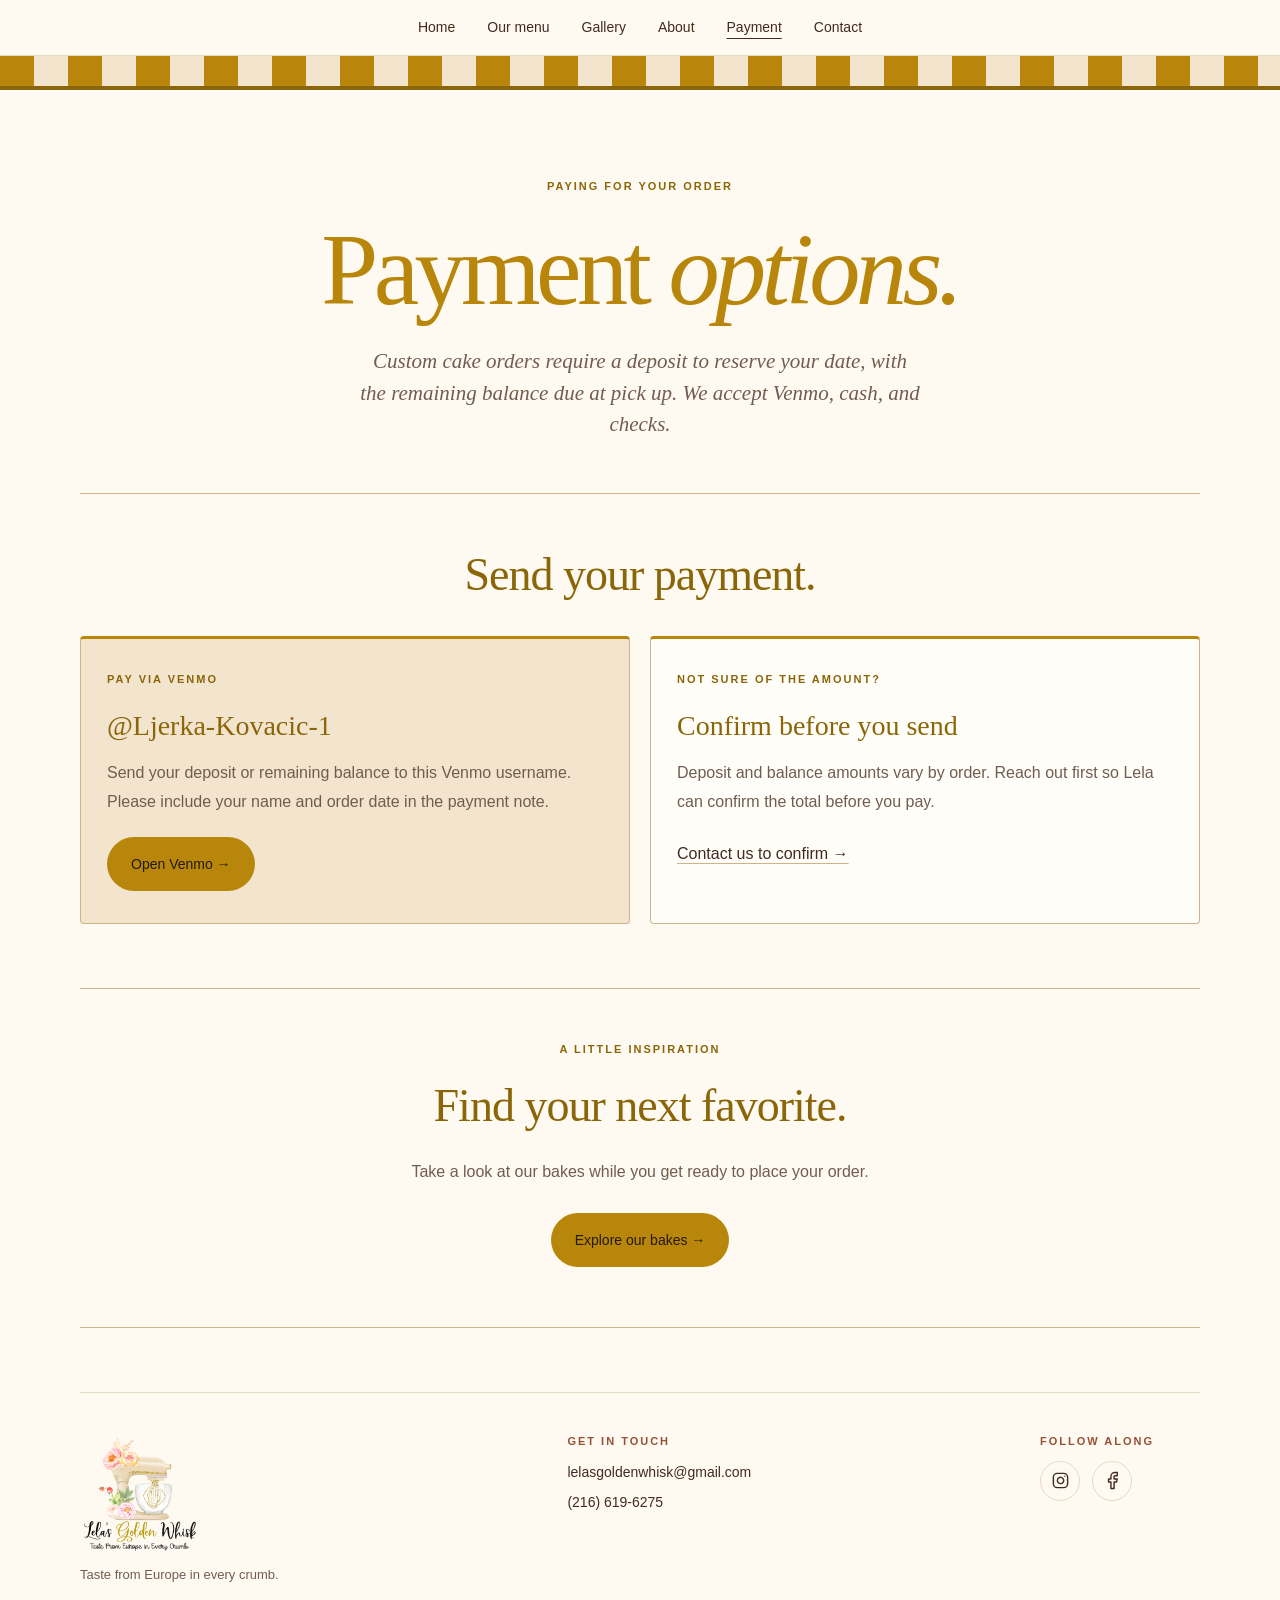
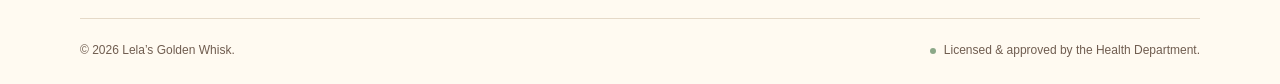
<file: payment.html>
<!DOCTYPE html>
<html lang="en">
  <head>
    <meta charset="UTF-8" />
    <meta name="viewport" content="width=device-width, initial-scale=1.0" />
    <meta name="description" content="Pay your order deposit or balance for Lela’s Golden Whisk with Venmo, cash, or check." />
    <title>Payment | Lela’s Golden Whisk</title>
    <link rel="icon" type="image/png" href="assets/lelas-golden-whisk-logo.png" />
    <link rel="stylesheet" href="styles.css" />
    <script src="script.js" defer></script>
  </head>
  <body class="payment-page">
    <a class="skip-link" href="#main">Skip to content</a>
    <header class="site-header">
      <button class="menu-toggle" type="button" aria-expanded="false" aria-controls="navigation" aria-label="Menu" hidden>
        <span class="menu-toggle-bar"></span>
        <span class="menu-toggle-bar"></span>
        <span class="menu-toggle-bar"></span>
      </button>
      <nav id="navigation" aria-label="Main navigation">
        <a href="/">Home</a>
        <a href="/bakes">Our menu</a>
        <a href="/gallery">Gallery</a>
        <a href="/about">About</a>
        <a href="/payment" aria-current="page">Payment</a>
        <a href="/contact">Contact</a>
      </nav>
    </header>

    <main id="main">
      <div class="bakery-awning" aria-hidden="true"></div>
      <section class="section page-heading">
        <p class="eyebrow">Paying for your order</p>
        <h1>Payment <em>options.</em></h1>
        <p class="intro">Custom cake orders require a deposit to reserve your date, with the remaining balance due at pick up. We accept Venmo, cash, and checks.</p>
      </section>
      <section class="section contact-details" aria-labelledby="payment-heading">
        <h2 id="payment-heading">Send your payment.</h2>
        <div class="card-grid">
          <article class="bake-card">
            <p class="eyebrow">Pay via Venmo</p>
            <h3>@Ljerka-Kovacic-1</h3>
            <p>Send your deposit or remaining balance to this Venmo username. Please include your name and order date in the payment note.</p>
            <a class="button shop-button venmo-button" href="https://venmo.com/u/Ljerka-Kovacic-1" target="_blank" rel="noopener noreferrer">Open Venmo →</a>
          </article>
          <article class="bake-card">
            <p class="eyebrow">Not sure of the amount?</p>
            <h3>Confirm before you send</h3>
            <p>Deposit and balance amounts vary by order. Reach out first so Lela can confirm the total before you pay.</p>
            <a class="text-link" href="/contact">Contact us to confirm →</a>
          </article>
        </div>
      </section>
      <section class="section visit" aria-labelledby="orders-heading">
        <p class="eyebrow">A little inspiration</p>
        <h2 id="orders-heading">Find your next favorite.</h2>
        <p>Take a look at our bakes while you get ready to place your order.</p>
        <a class="button shop-button" href="/bakes">Explore our bakes →</a>
      </section>
    </main>

    <footer>
      <div class="footer-top">
        <div class="footer-brand">
          <a class="logo" href="/" aria-label="Lela’s Golden Whisk home"><img src="assets/lelas-golden-whisk-logo.png" alt="Lela’s Golden Whisk — Taste From Europe in Every Crumb" width="3000" height="3000" loading="lazy" /></a>
          <p class="footer-tagline">Taste from Europe in every crumb.</p>
        </div>
        <div class="footer-contact">
          <p class="eyebrow">Get in touch</p>
          <a href="mailto:lelasgoldenwhisk@gmail.com">lelasgoldenwhisk@gmail.com</a>
          <a href="tel:+12166196275">(216) 619-6275</a>
        </div>
        <div class="footer-social">
          <p class="eyebrow">Follow along</p>
          <div class="social-links">
            <a class="social-link" href="https://www.instagram.com/lelasgoldenwhisk/" target="_blank" rel="noopener noreferrer" aria-label="Lela’s Golden Whisk on Instagram">
              <svg viewBox="0 0 24 24" fill="none" stroke="currentColor" stroke-width="1.8" stroke-linecap="round" stroke-linejoin="round" aria-hidden="true" focusable="false"><rect x="3" y="3" width="18" height="18" rx="5" ry="5"></rect><path d="M16 11.37A4 4 0 1 1 12.63 8 4 4 0 0 1 16 11.37z"></path><line x1="17.5" y1="6.5" x2="17.51" y2="6.5"></line></svg>
            </a>
            <a class="social-link" href="https://www.facebook.com/profile.php?id=61580908262667" target="_blank" rel="noopener noreferrer" aria-label="Lela’s Golden Whisk on Facebook">
              <svg viewBox="0 0 24 24" fill="none" stroke="currentColor" stroke-width="1.8" stroke-linecap="round" stroke-linejoin="round" aria-hidden="true" focusable="false"><path d="M18 2h-3a5 5 0 0 0-5 5v3H7v4h3v8h4v-8h3l1-4h-4V7a1 1 0 0 1 1-1h3z"></path></svg>
            </a>
          </div>
        </div>
      </div>
      <div class="footer-bottom">
        <p>© <span id="year">2026</span> Lela’s Golden Whisk.</p>
        <p class="footer-license">Licensed &amp; approved by the Health Department.</p>
      </div>
    </footer>
  </body>
</html>
</file>
<file: styles.css>
:root {
  --cream: #fffaf1;
  --ink: #422b20;
  --muted: #705d50;
  --gold: #b8860b;
  --rose: #f4d6cc;
  --line: #e5d9c8;
}

* { box-sizing: border-box; }
html { scroll-behavior: smooth; }
body { margin: 0; background: var(--cream); color: var(--ink); font-family: Arial, Helvetica, sans-serif; line-height: 1.6; }
a { color: inherit; text-decoration: none; }
a:focus-visible, button:focus-visible { outline: 3px solid #92501c; outline-offset: 5px; }
button { font: inherit; }
.site-header, .section, footer { width: min(1120px, 88%); margin-inline: auto; }
.site-header { position: sticky; top: 0; z-index: 50; width: 100%; padding-inline: 6%; min-height: 56px; display: flex; align-items: center; justify-content: center; gap: 12px; background: var(--cream); border-bottom: 1px solid var(--line); }
.logo { display: block; flex-shrink: 0; }
.logo img { display: block; width: 140px; max-width: 100%; height: auto; }
footer .logo img { width: 120px; }
nav { display: flex; flex-wrap: wrap; justify-content: center; gap: 32px; font-size: 14px; }
nav a[aria-current="page"] { text-decoration: underline; text-underline-offset: 6px; }
nav a:hover { text-decoration: underline; text-underline-offset: 6px; }
.menu-toggle { display: none; position: relative; width: 40px; height: 40px; padding: 0; background: transparent; border: none; cursor: pointer; }
.menu-toggle-bar { position: absolute; left: 9px; right: 9px; height: 2px; background: var(--ink); border-radius: 2px; transition: transform .25s ease, opacity .2s ease, top .25s ease; }
.menu-toggle-bar:nth-child(1) { top: 14px; }
.menu-toggle-bar:nth-child(2) { top: 19px; }
.menu-toggle-bar:nth-child(3) { top: 24px; }
.menu-toggle[aria-expanded="true"] .menu-toggle-bar:nth-child(1) { top: 19px; transform: rotate(45deg); }
.menu-toggle[aria-expanded="true"] .menu-toggle-bar:nth-child(2) { opacity: 0; }
.menu-toggle[aria-expanded="true"] .menu-toggle-bar:nth-child(3) { top: 19px; transform: rotate(-45deg); }
.eyebrow { margin: 0 0 22px; font-size: 11px; font-weight: bold; letter-spacing: 2px; text-transform: uppercase; }
h1, h2, h3 { font-family: Georgia, 'Times New Roman', serif; font-weight: normal; line-height: 1.1; }
h1 { margin: 0; font-size: clamp(48px, 6.4vw, 80px); letter-spacing: -3px; }
h1 em { color: #a15435; font-weight: normal; }
.hero-brand h1 em { color: var(--gold); }
.intro { max-width: 410px; margin: 28px 0 32px; color: var(--muted); }
.button { display: inline-flex; gap: 36px; align-items: center; background: var(--ink); color: var(--cream); padding: 16px 24px; border-radius: 4px; font-size: 14px; }
.button:hover { background: #68422e; }
.cake-hero { margin: 0; position: sticky; top: 56px; z-index: 1; }
.hero-brand { min-height: calc(100svh - 56px - 34px); display: flex; flex-direction: column; align-items: center; justify-content: center; text-align: center; padding: 36px 24px 44px; background: var(--cream); }
.hero-logo { display: block; width: min(40svh, 380px, 75vw); height: auto; margin-bottom: 26px; transform: translate3d(0, var(--parallax-y, 0px), 0); will-change: transform; }
.hero-brand .eyebrow { margin-bottom: 14px; }
.hero-brand h1 { font-size: clamp(40px, 5.4vw, 76px); letter-spacing: -1.5px; }
.hero-brand .button { border-radius: 40px; margin-top: 28px; }
.cake-scroll { position: sticky; top: 56px; z-index: 2; height: 100svh; overflow: hidden; background: #e8e0d5; box-shadow: 0 -24px 48px #00000022; }
.cake-scroll-stage { position: relative; height: 100%; }
.parallax-photo { display: block; position: absolute; inset: -6svh 0 auto; width: 100%; height: 112svh; object-fit: cover; object-position: center; transform: translate3d(0, var(--parallax-y, 0px), 0); will-change: transform; }
.parallax-photo[hidden] { display: none; }
.cake-scroll::before { content: ''; position: absolute; inset: 0; z-index: 1; background: radial-gradient(ellipse at center, rgba(0, 0, 0, .4) 0%, rgba(0, 0, 0, .16) 55%, transparent 78%); pointer-events: none; }
.scroll-caption { position: absolute; top: 50%; left: 50%; z-index: 2; margin: 0; width: min(92%, 960px); transform: translate(-50%, -50%); color: var(--cream); font: normal clamp(40px, 8vw, 120px) Didot, 'Bodoni MT', 'Times New Roman', serif; letter-spacing: -0.01em; line-height: 1.05; text-transform: uppercase; text-align: center; text-shadow: 0 6px 30px rgba(0, 0, 0, .55); pointer-events: none; }

h2 { font-size: clamp(32px, 4vw, 46px); margin: 0 0 28px; letter-spacing: -1px; }
.card-grid { display: grid; grid-template-columns: repeat(3, 1fr); gap: 24px; }
.bake-card { padding: 32px; border: 1px solid var(--line); border-radius: 8px; }
.bake-icon { display: block; font-size: 44px; margin-bottom: 24px; }
h3 { font-size: 28px; margin: 0 0 12px; }
.bake-card p, .visit p:not(.eyebrow) { color: var(--muted); margin-bottom: 0; }
.bake-card p a:hover { color: #a15435; text-decoration: underline; text-underline-offset: 4px; }
.about { padding-block: 64px; border-block: 1px solid var(--line); }
.visit { padding-block: 80px; text-align: center; }
footer { border-top: 1px solid var(--line); padding-block: 40px 24px; }
.footer-top { display: flex; flex-wrap: wrap; align-items: flex-start; justify-content: space-between; gap: 36px; padding-bottom: 32px; }
.footer-brand { display: flex; flex-direction: column; gap: 12px; }
.footer-tagline { margin: 0; color: var(--muted); font-size: 13px; max-width: 220px; }
.footer-contact, .footer-social { display: flex; flex-direction: column; gap: 8px; min-width: 160px; }
.footer-contact .eyebrow, .footer-social .eyebrow { margin-bottom: 2px; color: #955136; }
.footer-contact a { font-size: 14px; }
.footer-contact a:hover { color: #a15435; text-decoration: underline; text-underline-offset: 4px; }
.social-links { display: flex; gap: 12px; }
.social-link { display: inline-flex; align-items: center; justify-content: center; width: 40px; height: 40px; border: 1px solid var(--line); border-radius: 50%; color: var(--ink); transition: background .2s ease, color .2s ease, border-color .2s ease, transform .2s ease; }
.social-link:hover { background: var(--ink); border-color: var(--ink); color: var(--cream); transform: translateY(-2px); }
.social-link svg { width: 19px; height: 19px; }
.footer-bottom { display: flex; flex-wrap: wrap; align-items: center; justify-content: space-between; gap: 10px 24px; padding-top: 22px; border-top: 1px solid var(--line); }
.footer-bottom p { margin: 0; color: var(--muted); font-size: 12px; }
.footer-license { display: inline-flex; align-items: center; gap: 8px; }
.footer-license::before { content: ''; width: 6px; height: 6px; border-radius: 50%; background: #8ba888; flex-shrink: 0; }
.skip-link { position: absolute; left: 16px; top: -100px; z-index: 100; padding: 12px; background: var(--ink); color: white; }
.skip-link:focus { top: 16px; }
section { scroll-margin-top: 80px; }
.text-link { display: inline-block; margin-top: 24px; text-decoration: underline; text-underline-offset: 5px; }
.text-link:hover { color: #a15435; }
.page-heading { padding-block: 64px 48px; }
.page-heading .intro { max-width: 560px; }
.story { display: grid; grid-template-columns: minmax(0, 1.1fr) minmax(0, 1fr); gap: clamp(32px, 5vw, 72px); align-items: start; }
.story-copy { min-width: 0; }
.story-copy h2 { max-width: 480px; font-size: clamp(36px, 4vw, 52px); line-height: 1.08; margin-bottom: 28px; text-wrap: balance; }
.story-copy p { color: var(--muted); line-height: 1.85; margin: 0 0 22px; }
.story-copy .story-eyebrow { color: #945031; margin-bottom: 20px; line-height: 1.5; }
.story-copy .story-lead { font: 23px/1.55 Georgia, serif; color: var(--ink); }
.story-copy h3 { margin-top: 38px; margin-bottom: 18px; padding-top: 28px; border-top: 1px solid var(--line); font-size: 29px; }
.story-copy strong { color: var(--ink); }
.story-copy .story-closing { margin-top: 30px; margin-bottom: 0; padding: 22px 26px; background: #f7ecdf; border-left: 3px solid #c39859; border-radius: 0 12px 12px 0; font: italic 19px/1.7 Georgia, serif; color: var(--ink); }
.story-portrait { position: sticky; top: 80px; margin: 6px 0 0; padding: 0 14px 0 0; }
.story-photo-frame { position: relative; isolation: isolate; padding: 10px; background: #fffdf8; border: 1px solid var(--line); border-radius: 100px 12px 12px 12px; box-shadow: 0 16px 36px #422b2010; }
.story-photo-frame::before { content: ''; position: absolute; z-index: -1; inset: 16px -14px -16px 18px; border: 1px solid #cfb38a; border-radius: 100px 12px 12px 12px; }
.story-photo { display: block; width: 100%; height: auto; border-radius: 90px 6px 6px 6px; }
.story-portrait figcaption { display: flex; flex-direction: column; align-items: center; text-align: center; gap: 10px; padding: 42px 12px 0; }
.story-portrait figcaption .eyebrow { margin: 0; font-size: 10px; color: var(--muted); }
.story-signature { font: italic 32px/1.2 Georgia, serif; color: #945031; }

/* About shares the menu's gold lettering and warm bakery-paper details. */
:is(.about-page, .contact-page, .gallery-page, .payment-page) .page-heading { padding-block: clamp(48px, 7vw, 88px) 52px; text-align: center; border-bottom: 1px solid #cfb38a; }
:is(.about-page, .contact-page, .gallery-page, .payment-page) .page-heading .eyebrow { color: #8a6608; }
:is(.about-page, .contact-page, .gallery-page, .payment-page) .page-heading h1 { color: var(--gold); font-family: Didot, 'Bodoni MT', 'Times New Roman', serif; font-size: clamp(60px, 8vw, 112px); line-height: 1.02; letter-spacing: -.045em; }
:is(.about-page, .contact-page, .gallery-page, .payment-page) .page-heading h1 em { color: inherit; }
:is(.about-page, .contact-page, .gallery-page, .payment-page) .page-heading .intro { margin: 24px auto 0; font: italic 21px/1.5 Georgia, serif; }
.about-page .story { grid-template-columns: minmax(0, .9fr) minmax(0, 1.1fr); gap: clamp(36px, 6vw, 84px); padding-block: 64px 72px; }
.about-page .story-copy { grid-column: 2; grid-row: 1; }
.about-page .story-copy h2 { color: #8a6608; font-family: Didot, 'Bodoni MT', 'Times New Roman', serif; font-size: clamp(38px, 4vw, 54px); }
.about-page .story-copy .story-eyebrow { color: #8a6608; }
.about-page .story-copy h3 { color: #8a6608; border-color: #cfb38a; }
.about-page .story-copy .story-closing { background: #f3e4ce; border: 1px solid #cfb38a; border-radius: 4px; padding: 28px; }
.about-page .story-portrait { grid-column: 1; grid-row: 1; padding: 0; margin: 0; top: 88px; }
.about-page .story-photo-frame { padding: 12px; background: #f3e4ce; border: 1px solid #cfb38a; border-radius: 4px; box-shadow: none; }
.about-page .story-photo-frame::before { content: none; }
.about-page .story-photo { border-radius: 2px; }
.about-page .story-portrait figcaption { padding: 26px 12px; border-bottom: 1px solid #cfb38a; gap: 14px; }
.about-page .story-signature { color: #8a6608; font-size: 36px; }
:is(.about-page, .contact-page, .gallery-page, .payment-page) .visit { padding-block: 52px 60px; margin-bottom: 64px; border-block: 1px solid #cfb38a; text-align: center; }
:is(.about-page, .contact-page, .gallery-page, .payment-page) .visit .eyebrow { color: #8a6608; }
:is(.about-page, .contact-page, .gallery-page, .payment-page) .visit h2 { color: #8a6608; max-width: 660px; margin-inline: auto; text-wrap: balance; }
@media (max-width: 900px) {
  .about-page .story { grid-template-columns: 1fr; padding-block: 40px 48px; gap: 40px; }
  .about-page .story-portrait { grid-column: 1; grid-row: 1; position: static; width: min(100%, 600px); margin-inline: auto; }
  .about-page .story-copy { grid-column: 1; grid-row: 2; }
  :is(.about-page, .contact-page, .gallery-page, .payment-page) .visit { margin-bottom: 40px; }
}
.contact-details { padding-top: 16px; }
.gallery-collection { padding-block: 32px 64px; }
.gallery-jump-links { padding-block: 28px 12px; }
.gallery-section-heading { text-align: center; color: #8a6608; font-family: Didot, 'Bodoni MT', 'Times New Roman', serif; }
.gallery-note { margin: 0 0 32px; text-align: center; color: var(--muted); font-size: 14px; }
.gallery-grid { columns: 3; column-gap: 24px; }
.gallery-photo { display: block; break-inside: avoid; margin-bottom: 24px; padding: 8px; background: #f3e4ce; border: 1px solid #cfb38a; border-radius: 4px; }
.gallery-photo:hover { border-color: var(--gold); background: #ead5ae; }
.gallery-photo img { display: block; width: 100%; height: auto; border-radius: 2px; }
@media (max-width: 900px) {
  .gallery-grid { columns: 2; }
}
@media (max-width: 540px) {
  .gallery-grid { columns: 1; }
  .gallery-collection { padding-bottom: 40px; }
}
.contact-page .contact-details { padding-block: 56px 64px; }
.contact-page .contact-details > h2 { text-align: center; color: #8a6608; font-family: Didot, 'Bodoni MT', 'Times New Roman', serif; margin-bottom: 36px; }
.contact-page .card-grid { grid-template-columns: minmax(0, 1.35fr) repeat(2, minmax(0, 1fr)); gap: 20px; }
.contact-page .bake-card { min-width: 0; padding: 32px 26px; border: 1px solid #cfb38a; border-top: 3px solid var(--gold); border-radius: 4px; background: #fffdf8; }
.contact-page .bake-card:first-child { background: #f3e4ce; }
.contact-page .bake-card .eyebrow { color: #8a6608; margin-bottom: 22px; }
.contact-page .bake-card h3 { color: #8a6608; }
.contact-page .bake-card p:not(.eyebrow) { line-height: 1.85; }
.contact-page .bake-card a { overflow-wrap: anywhere; text-decoration: underline; text-decoration-color: #cfb38a; text-underline-offset: 4px; }
.contact-page .bake-card a:hover, .contact-page .text-link:hover { color: #8a6608; }
.contact-page .inquiry-preview { background: #f3e4ce; border-color: #cfb38a; border-radius: 4px; }
.contact-page .inquiry-preview h2, .contact-page .inquiry-preview .eyebrow { color: #8a6608; }
.contact-page .visit .shop-button { margin-top: 28px; }
@media (max-width: 900px) {
  .contact-page .card-grid { grid-template-columns: 1fr; }
  .contact-page .contact-details { padding-block: 40px 48px; }
}

.payment-page .contact-details { padding-block: 56px 64px; }
.payment-page .contact-details > h2 { text-align: center; color: #8a6608; font-family: Didot, 'Bodoni MT', 'Times New Roman', serif; margin-bottom: 36px; }
.payment-page .card-grid { grid-template-columns: repeat(2, 1fr); gap: 20px; }
.payment-page .bake-card { min-width: 0; padding: 32px 26px; border: 1px solid #cfb38a; border-top: 3px solid var(--gold); border-radius: 4px; background: #fffdf8; }
.payment-page .bake-card:first-child { background: #f3e4ce; }
.payment-page .bake-card .eyebrow { color: #8a6608; margin-bottom: 22px; }
.payment-page .bake-card h3 { color: #8a6608; }
.payment-page .bake-card p:not(.eyebrow) { line-height: 1.85; color: var(--muted); }
.payment-page .bake-card .text-link { text-decoration: underline; text-decoration-color: #cfb38a; text-underline-offset: 4px; }
.payment-page .bake-card .text-link:hover { color: #8a6608; }
.payment-page .visit .shop-button { margin-top: 28px; }
.venmo-button { margin-top: 20px; background: #3d95ce; color: #fff; }
.venmo-button:hover { background: #2f7cad; }
@media (max-width: 900px) {
  .payment-page .card-grid { grid-template-columns: 1fr; }
  .payment-page .contact-details { padding-block: 40px 48px; }
}

/* Floating bakery cutouts frame the type without rectangular photo backgrounds. */
.bakes-showcase { position: relative; isolation: isolate; z-index: 3; overflow: hidden; min-height: 100svh; display: flex; align-items: center; justify-content: center; padding: clamp(80px, 8vw, 130px) 16px; background: var(--cream); box-shadow: 0 -24px 48px #00000022; }
.showcase-copy { position: relative; z-index: 1; text-align: center; margin-inline: auto; width: fit-content; }
.showcase-copy .eyebrow { color: #955136; margin-bottom: 32px; }
.showcase-copy h2 { color: var(--gold); font-family: Didot, 'Bodoni MT', 'Times New Roman', serif; font-size: clamp(76px, 10.5vw, 164px); font-weight: normal; text-transform: uppercase; line-height: 1.1; letter-spacing: -0.055em; margin: 0; }
.showcase-copy h2 span { display: block; }
.showcase-copy h2 a { border-radius: 4px; transition: color .2s ease; }
.showcase-copy h2 a:hover { color: #8a6608; text-decoration: underline; text-decoration-thickness: 2px; text-underline-offset: .08em; }
.showcase-copy h2 a:focus-visible { outline-color: var(--gold); }
.showcase-copy h2 em { font-size: .62em; font-weight: normal; }
.showcase-note { font: italic 20px/1.5 Georgia, serif; color: var(--muted); margin: 36px 0 0; }
.bake-cutout { position: absolute; z-index: 0; height: auto; pointer-events: none; filter: drop-shadow(0 18px 10px #573b2112); will-change: transform; }
.cutout-pastries { width: 34%; max-width: 540px; top: 5%; left: -8%; transform: rotate(-18deg) translate3d(0, var(--parallax-y, 0px), 0); }
.cutout-cake { width: 33%; max-width: 520px; top: 35%; right: -9%; transform: rotate(14deg) translate3d(0, var(--parallax-y, 0px), 0); }
.cutout-cookies { width: 29%; max-width: 440px; bottom: -5%; left: -6%; transform: rotate(-12deg) translate3d(0, var(--parallax-y, 0px), 0); }

/* The gallery borrows its cream, terracotta, and serif type from the homepage. */
.bakes-page { color: var(--gold); }
.bakery-window { overflow: hidden; }
.bakery-awning { height: 34px; background: repeating-linear-gradient(90deg, var(--gold) 0 34px, #f3e4ce 34px 68px); border-bottom: 4px solid #8a6608; }
.shop-intro { position: relative; padding-block: 68px 62px; text-align: center; }
.shop-intro-copy { position: relative; z-index: 1; max-width: 620px; margin-inline: auto; }
.shop-intro h1 { font: normal clamp(76px, 9vw, 132px)/1 Didot, 'Bodoni MT', 'Times New Roman', serif; letter-spacing: -5px; }
.shop-intro h1 em { color: inherit; }
.shop-cutout { position: absolute; width: 200px; height: auto; pointer-events: none; }
.shop-cutout-left { left: -72px; top: 55px; transform: rotate(-20deg); }
.shop-cutout-right { right: -70px; bottom: 30px; transform: rotate(18deg); }
.bake-collection { padding-block: 36px 64px; }
.category-nav { gap: 10px; justify-content: center; }
.category-nav a { display: inline-flex; align-items: center; justify-content: center; min-height: 44px; padding: 9px 24px; border: 1px solid #cfb38a; border-radius: 30px; scroll-margin-top: 80px; }
.category-nav a:hover { background: #f3e4ce; text-decoration: none; }
.category-nav a[aria-current="true"] { background: var(--gold); color: #241a08; border-color: var(--gold); }
.collection-heading { display: flex; align-items: flex-end; justify-content: space-between; gap: 24px; margin-block: 50px 30px; }
.collection-heading .eyebrow { font-size: 10px; margin-bottom: 12px; }
.collection-heading h2 { font-size: clamp(30px, 3.5vw, 42px); margin: 0; }
#collection-count { flex-shrink: 0; color: var(--muted); font-size: 12px; margin: 0 0 4px; }
.category-info { margin: 0 auto 44px; max-width: 580px; text-align: center; }
.category-info p { margin: 0 0 14px; color: var(--muted); font-size: 15px; line-height: 1.75; }
.category-info p:last-child { margin-bottom: 0; }
.category-info strong { color: var(--ink); font-weight: bold; }
.category-info a { text-decoration: underline; text-underline-offset: 4px; }
.category-info a:hover { color: #a15435; }
.custom-cookie-feature { display: grid; grid-template-columns: minmax(0, .85fr) minmax(0, 1.15fr); align-items: center; gap: clamp(24px, 4vw, 52px); padding: clamp(20px, 3vw, 36px); margin-bottom: 52px; background: #f3e4ce; border: 1px solid #cfb38a; border-radius: 8px; color: var(--ink); }
.custom-cookie-feature[hidden] { display: none; }
.custom-cookie-feature > img { display: block; width: 100%; max-height: 420px; object-fit: contain; border-radius: 4px; }
.custom-cookie-copy .eyebrow { color: #8a6608; margin-bottom: 16px; }
.custom-cookie-copy h3 { color: #8a6608; font-size: clamp(30px, 3.5vw, 44px); text-wrap: balance; }
.custom-cookie-copy p { color: var(--muted); margin: 16px 0; }
.custom-cookie-copy .custom-cookie-price { font: 36px/1.2 Georgia, serif; color: var(--ink); margin-block: 24px 12px; }
.custom-cookie-price span { font: 14px/1.5 Arial, sans-serif; color: var(--muted); }
.custom-cookie-copy .custom-cookie-note { font-size: 14px; margin-bottom: 24px; }
.custom-cookie-gallery { grid-column: 1 / -1; padding-top: clamp(16px, 2.5vw, 28px); border-top: 1px solid #cfb38a; }
.custom-cookie-gallery-label { margin: 0 0 14px; font-size: 12px; font-weight: bold; letter-spacing: .5px; text-transform: uppercase; color: #8a6608; }
.custom-cookie-gallery-grid { display: flex; flex-wrap: wrap; gap: 10px; }
.custom-cookie-thumb { display: block; width: 76px; height: 76px; flex-shrink: 0; border-radius: 6px; overflow: hidden; border: 1px solid #cfb38a; }
.custom-cookie-thumb img { display: block; width: 100%; height: 100%; object-fit: cover; transition: transform .2s ease; }
.custom-cookie-thumb:hover img { transform: scale(1.08); }
.custom-cookie-thumb:hover { border-color: var(--gold); }
@media (max-width: 700px) {
  .custom-cookie-feature { grid-template-columns: 1fr; }
  .custom-cookie-feature > img { max-height: 320px; }
  .custom-cookie-thumb { width: 64px; height: 64px; }
}
.product-grid { display: grid; grid-template-columns: repeat(3, minmax(0, 1fr)); gap: 32px 24px; }
.product-card { display: flex; flex-direction: column; gap: 14px; }
.product-photo { display: block; width: 100%; aspect-ratio: 1; object-fit: cover; border-radius: 8px; }
.product-info { display: flex; flex-direction: column; gap: 4px; text-align: center; }
.product-name { margin: 0; font-size: 20px; line-height: 1.25; }
.product-name-secondary { margin: 0; font-size: 14px; color: var(--muted); font-style: italic; line-height: 1.3; }
.collection-note { text-align: center; margin: 36px 0 0; color: var(--muted); font-size: 13px; }
.collection-empty { text-align: center; border: 1px solid #e3cebc; border-radius: 12px; padding: 56px 24px; background: #f8eee2; }
.collection-empty[hidden], .inquiry-preview[hidden] { display: none; }
.empty-flourish { font-size: 52px; }
.collection-empty h3 { margin-top: 12px; }
.collection-empty p { max-width: 460px; margin: 18px auto 24px; color: var(--muted); }
.collection-empty .text-link { display: block; width: fit-content; margin-inline: auto; font-size: 14px; }
.shop-button { border-radius: 30px; background: var(--gold); color: #241a08; }
.shop-button:hover { background: #8a6608; color: var(--cream); }
.inquiry-preview { display: flex; align-items: center; gap: 24px; padding: 24px; background: #f4e5d5; border: 1px solid var(--line); border-radius: 12px; margin-bottom: 40px; }
.inquiry-preview img { object-fit: contain; border-radius: 8px; }
.inquiry-preview .eyebrow { margin-bottom: 8px; }
.inquiry-preview h2 { font-size: 28px; margin-bottom: 10px; }
.inquiry-preview p:not(.eyebrow) { margin: 0; color: var(--muted); }
.inquiry-preview .text-link { margin-top: 10px; }

@media (max-width: 900px) {
  .shop-cutout { width: 155px; opacity: .9; }
  .shop-cutout-left { left: -90px; }
  .shop-cutout-right { right: -85px; }
  .product-grid { grid-template-columns: repeat(2, minmax(0, 1fr)); }
}

@media (max-width: 700px) {
  .shop-intro { padding-block: 48px; }
  .shop-intro .eyebrow { font-size: 9px; letter-spacing: 1px; }
  .shop-intro h1 { font-size: clamp(64px, 16vw, 100px); letter-spacing: -3px; }
  .shop-cutout { display: none; }
  .category-nav a { padding-inline: 16px; }
  .collection-heading { align-items: flex-start; flex-direction: column; gap: 16px; margin-top: 36px; }
  .inquiry-preview { align-items: flex-start; flex-direction: column; }
}

@media (max-width: 480px) {
  .product-grid { grid-template-columns: repeat(2, minmax(0, 1fr)); gap: 20px 12px; }
  .product-name { font-size: 15px; }
  .product-name-secondary { font-size: 12px; }
}

@media (max-width: 700px) {
  .bakes-showcase { padding: 150px 12px 170px; }
  .showcase-copy h2 { font-size: clamp(52px, 13vw, 90px); line-height: 1.15; }
  .showcase-copy .eyebrow { font-size: 9px; margin-bottom: 22px; }
  .showcase-note { font-size: 16px; margin-top: 24px; }
  .cutout-pastries { width: 48%; top: 0; left: -8%; }
  .cutout-cake { width: 42%; top: auto; bottom: 2%; right: -8%; }
  .cutout-cookies { width: 40%; bottom: -5%; left: -6%; }
}

@media (max-width: 900px) {
  .story { grid-template-columns: 1fr; gap: 40px; }
  .story-portrait { position: static; grid-row: 1; width: min(100%, 560px); margin-inline: auto; }
  .story-copy { width: min(100%, 660px); margin-inline: auto; }
}

@media (max-width: 700px) {
  .site-header { min-height: 52px; flex-wrap: wrap; justify-content: flex-end; padding-block: 6px; }
  .menu-toggle:not([hidden]) { display: block; }
  nav { width: 100%; justify-content: center; gap: 16px; }
  nav[hidden] { display: none; }
  .cake-hero { top: 52px; }
  .cake-scroll { top: 52px; }
  .hero-brand { min-height: calc(100svh - 52px - 34px); padding: 28px 20px 36px; }
  .hero-logo { width: min(38svh, 280px, 75vw); margin-bottom: 24px; }
  .card-grid { grid-template-columns: 1fr; gap: 16px; }
  .bake-card { padding: 24px; }
  .bake-icon { margin-bottom: 16px; }
  .about { padding-block: 40px; }
  .page-heading { padding-block: 48px 32px; }
  .story { gap: 28px; }
  .footer-top { flex-direction: column; gap: 28px; }
  .footer-bottom { flex-direction: column; align-items: flex-start; gap: 8px; }
}

@media (prefers-reduced-motion: reduce) {
  html { scroll-behavior: auto; }
}
</file>
